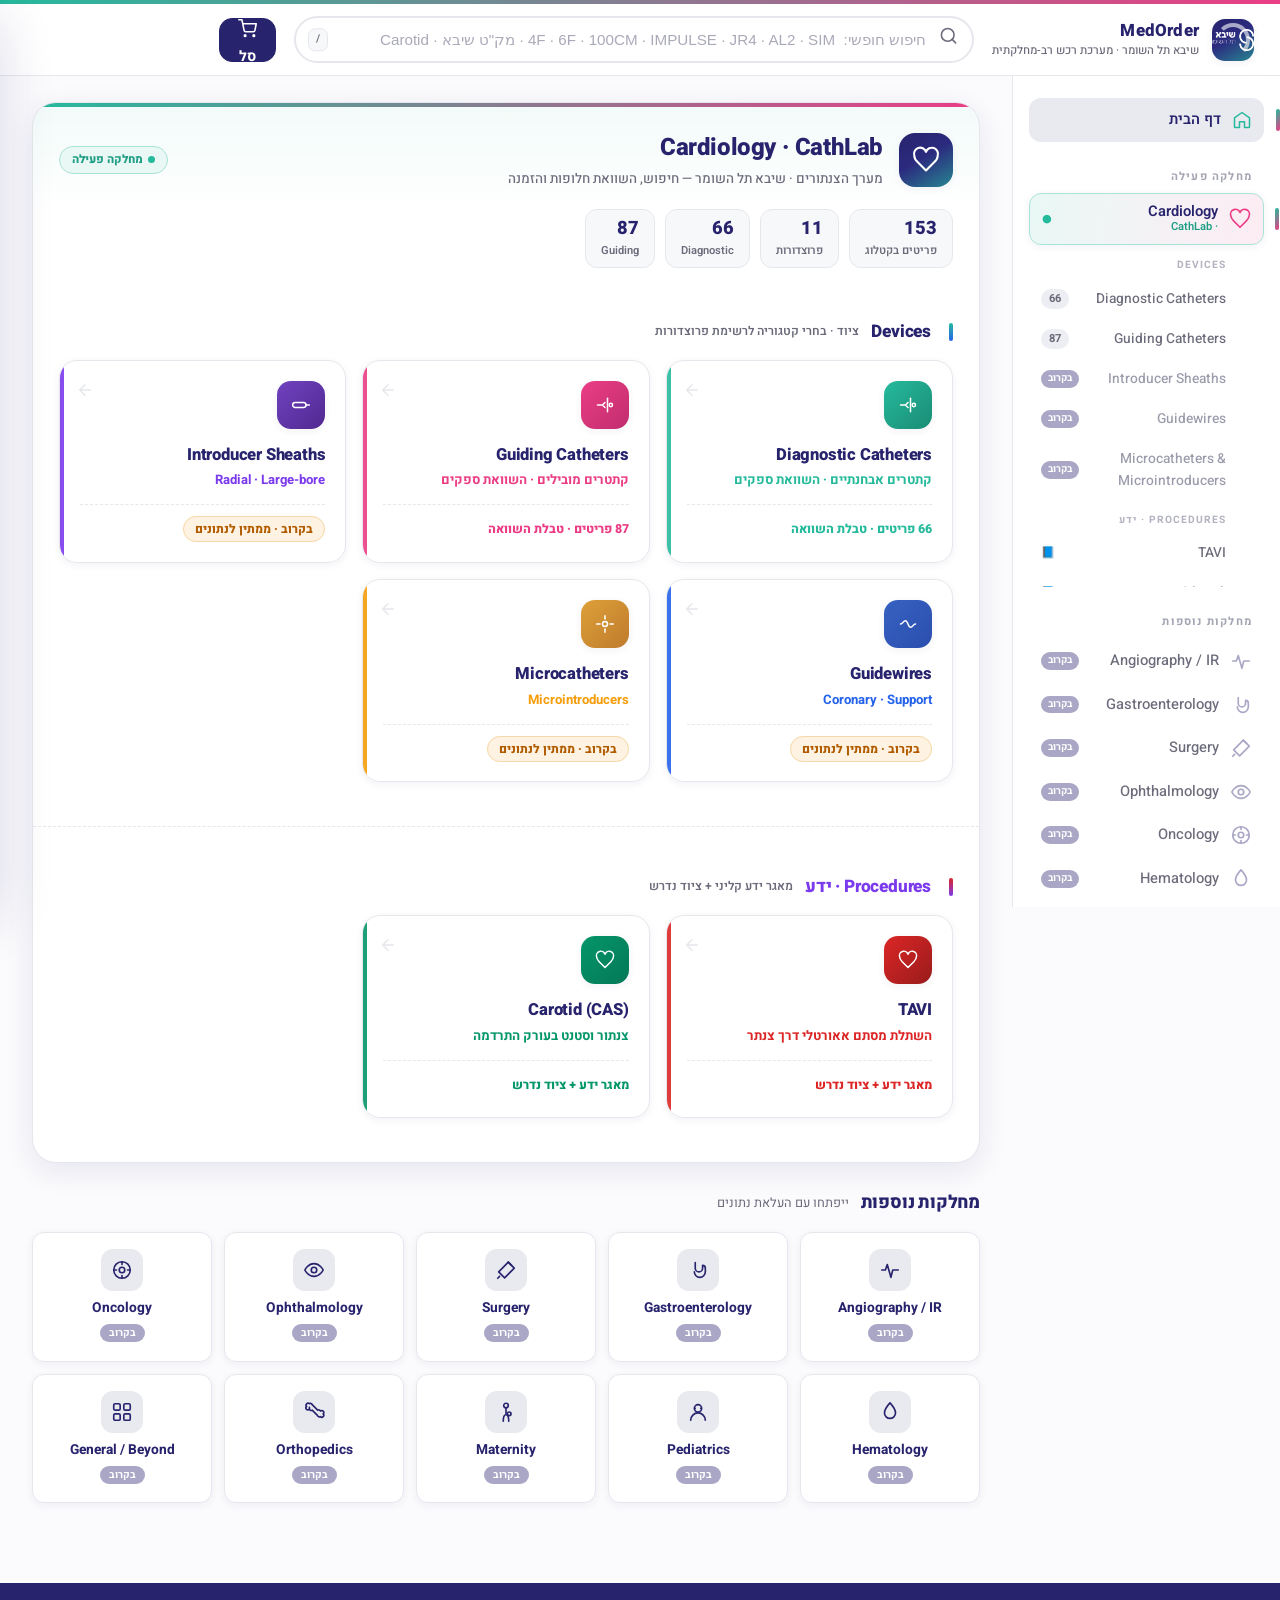
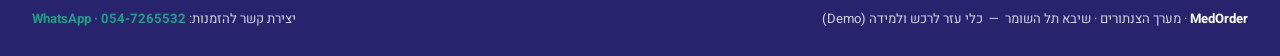
<file: index.html>
<!DOCTYPE html>
<html dir="rtl" lang="he">
<head>
<meta charset="UTF-8">
<meta name="viewport" content="width=device-width, initial-scale=1.0">
<title>MedOrder · קרדיולוגיה פולשנית · שיבא תל השומר</title>
<link rel="preconnect" href="https://fonts.googleapis.com">
<link href="https://fonts.googleapis.com/css2?family=Heebo:wght@300;400;500;600;700;800;900&display=swap" rel="stylesheet">
<style>
:root{
  --magenta:#EB3D85; --magenta-hover:#C83471; --magenta-bg:#FDECF3; --magenta-soft:#F7B1CE;
  --teal:#25BA9C; --teal-hover:#1F9E85; --teal-bg:#E9F8F5; --teal-soft:#A8E3D7;
  --navy:#27236D; --navy-hover:#211E5D; --navy-bg:#E9E9F0; --navy-soft:#A9A7C5;
  --ink:#27236D; --muted:#6B6B7B; --bg:#FFFFFF; --card:#F7F8FA; --border:#E6E7EC;
  --shadow-sm:0 2px 8px rgba(39,35,109,.06);
  --shadow:0 8px 28px rgba(39,35,109,.10);
  --shadow-lg:0 18px 50px rgba(39,35,109,.16);
  --radius:18px; --radius-sm:12px; --radius-lg:26px;
  --grad-sig:linear-gradient(135deg,#25BA9C 0%,#EB3D85 100%);
  --grad-cool:linear-gradient(150deg,#27236D 0%,#2b2a7e 45%,#25BA9C 130%);
  --grad-warm:linear-gradient(135deg,#EB3D85 0%,#27236D 100%);
  --sidebar-w:268px;
}
*{box-sizing:border-box;}
html,body{margin:0;padding:0;}
body{font-family:'Heebo',system-ui,Arial,sans-serif;color:var(--ink);background:#fbfbfd;direction:rtl;line-height:1.6;
  -webkit-font-smoothing:antialiased;overflow-x:hidden;}
a{color:inherit;text-decoration:none;}
::selection{background:var(--teal-soft);}
button{font-family:inherit;cursor:pointer;border:none;background:none;}
::-webkit-scrollbar{width:10px;height:10px;}
::-webkit-scrollbar-thumb{background:#d9dae2;border-radius:10px;border:2px solid #fbfbfd;}
::-webkit-scrollbar-thumb:hover{background:var(--navy-soft);}

/* ===== Top bar ===== */
.topbar{position:sticky;top:0;z-index:200;background:rgba(255,255,255,.82);backdrop-filter:blur(18px) saturate(160%);
  border-bottom:1px solid var(--border);}
.topbar .sig{height:4px;background:var(--grad-sig);}
.topbar-inner{display:flex;align-items:center;gap:18px;padding:12px 26px;}
.brand{display:flex;align-items:center;gap:13px;flex:none;}
.brand .logomark{width:42px;height:42px;border-radius:13px;background:var(--grad-cool);display:grid;place-items:center;
  box-shadow:var(--shadow-sm);position:relative;overflow:hidden;}
.brand .logomark::after{content:"";position:absolute;width:26px;height:26px;border:4px solid rgba(255,255,255,.6);
  border-radius:50%;border-left-color:transparent;border-bottom-color:transparent;}
.brand .bt{line-height:1.15;}
.brand .bt b{font-weight:800;font-size:1.06rem;letter-spacing:.2px;color:var(--navy);display:block;}
.brand .bt span{font-size:.72rem;color:var(--muted);font-weight:500;}

/* search */
.searchwrap{flex:1;max-width:680px;position:relative;}
.searchwrap .si{position:absolute;right:16px;top:50%;transform:translateY(-50%);color:var(--muted);pointer-events:none;}
#search{width:100%;padding:13px 46px 13px 84px;border:2px solid var(--border);border-radius:999px;font-size:.95rem;
  color:var(--ink);background:#fff;outline:none;transition:.18s;font-weight:500;}
#search::placeholder{color:#a9aab8;font-weight:400;}
#search:focus{border-color:var(--teal);box-shadow:0 0 0 4px var(--teal-bg);}
.searchwrap .kbd{position:absolute;left:14px;top:50%;transform:translateY(-50%);font-size:.68rem;color:var(--muted);
  border:1px solid var(--border);border-radius:7px;padding:2px 7px;background:var(--card);font-weight:600;}

.top-actions{display:flex;align-items:center;gap:10px;flex:none;}
.icon-btn{width:44px;height:44px;border-radius:13px;display:grid;place-items:center;color:var(--navy);background:var(--card);
  border:1px solid var(--border);transition:.18s;position:relative;}
.icon-btn:hover{background:#fff;box-shadow:var(--shadow-sm);transform:translateY(-1px);}
.cart-btn{background:var(--navy);color:#fff;border-color:var(--navy);width:auto;padding:0 18px;gap:8px;font-weight:700;font-size:.9rem;}
.cart-btn:hover{background:var(--navy-hover);color:#fff;}
.cart-badge{position:absolute;top:-7px;left:-7px;min-width:21px;height:21px;border-radius:11px;background:var(--magenta);
  color:#fff;font-size:.7rem;font-weight:800;display:grid;place-items:center;padding:0 5px;box-shadow:0 2px 6px rgba(235,61,133,.5);
  transform:scale(0);transition:transform .25s cubic-bezier(.34,1.56,.64,1);}
.cart-badge.show{transform:scale(1);}

/* ===== Layout ===== */
.layout{display:flex;align-items:flex-start;}
.sidebar{width:var(--sidebar-w);flex:none;position:sticky;top:69px;height:calc(100vh - 69px);overflow-y:auto;
  padding:22px 16px 40px;border-left:1px solid var(--border);background:#fff;}
.side-sec{margin-bottom:26px;}
.side-sec h4{font-size:.7rem;text-transform:uppercase;letter-spacing:1.2px;color:#a4a5b3;font-weight:700;
  padding:0 12px;margin:0 0 8px;}
.navlink{display:flex;align-items:center;gap:11px;padding:10px 12px;border-radius:12px;color:var(--ink);font-weight:600;
  font-size:.92rem;transition:.15s;position:relative;}
.navlink:hover{background:var(--card);}
.navlink.active{background:var(--navy-bg);color:var(--navy);}
.navlink.active::before{content:"";position:absolute;right:-16px;top:50%;transform:translateY(-50%);width:4px;height:22px;
  border-radius:4px;background:var(--grad-sig);}
.navlink .ni{color:var(--teal);flex:none;display:grid;place-items:center;}
.navlink.guide-i .ni{color:var(--magenta);}
.navlink .chev{margin-right:auto;color:#bcbdc9;transition:transform .2s;}
.navlink.open .chev{transform:rotate(90deg);}
.subnav{overflow:hidden;max-height:0;transition:max-height .28s ease;}
.subnav.open{max-height:340px;}
.subnav a{display:flex;align-items:center;justify-content:space-between;gap:8px;padding:8px 12px 8px 12px;margin:2px 0 2px 0;
  margin-right:26px;border-radius:10px;font-size:.86rem;color:var(--muted);font-weight:500;transition:.15s;}
.subnav a:hover{background:var(--card);color:var(--ink);}
.subnav a.active{background:var(--teal-bg);color:var(--teal-hover);font-weight:700;}
.subnav a.active.mag{background:var(--magenta-bg);color:var(--magenta-hover);}
.cnt{font-size:.7rem;background:#eceef3;color:var(--muted);border-radius:999px;padding:1px 8px;font-weight:700;}
.subnav a.active .cnt{background:#fff;}
.soon{font-size:.62rem;color:#fff;background:var(--navy-soft);border-radius:999px;padding:1px 7px;font-weight:700;}
.side-help{background:var(--grad-cool);border-radius:var(--radius);padding:16px;color:#fff;position:relative;overflow:hidden;}
.side-help::after{content:"";position:absolute;width:90px;height:90px;border:12px solid rgba(255,255,255,.13);border-radius:50%;
  border-left-color:transparent;border-bottom-color:transparent;bottom:-40px;left:-20px;}
.side-help b{font-size:.92rem;display:block;margin-bottom:3px;}
.side-help p{font-size:.76rem;opacity:.9;margin:0 0 10px;line-height:1.5;}
.side-help a{display:inline-flex;align-items:center;gap:6px;background:rgba(255,255,255,.16);border:1px solid rgba(255,255,255,.25);
  padding:7px 12px;border-radius:10px;font-size:.78rem;font-weight:700;transition:.15s;}
.side-help a:hover{background:rgba(255,255,255,.28);}

/* ===== Main ===== */
main{flex:1;min-width:0;padding:26px 32px 80px;}
.crumbs{font-size:.8rem;color:var(--muted);margin-bottom:14px;display:flex;gap:7px;align-items:center;flex-wrap:wrap;}
.crumbs b{color:var(--navy);font-weight:700;}
.page-head{margin-bottom:22px;}
.page-head h1{font-size:1.7rem;font-weight:800;margin:0 0 4px;color:var(--navy);letter-spacing:-.3px;}
.page-head .lead{color:var(--muted);font-size:.95rem;max-width:760px;}

/* hero (home) */
.hero{background:var(--grad-cool);border-radius:var(--radius-lg);padding:34px 36px;color:#fff;position:relative;overflow:hidden;
  margin-bottom:26px;box-shadow:var(--shadow);}
.hero .arc{position:absolute;border-radius:50%;border:18px solid rgba(255,255,255,.12);border-left-color:transparent;border-bottom-color:transparent;}
.hero .arc.a1{width:280px;height:280px;top:-110px;left:-60px;}
.hero .arc.a2{width:150px;height:150px;bottom:-80px;left:200px;border-color:rgba(235,61,133,.32);border-left-color:transparent;border-bottom-color:transparent;}
.hero h2{font-size:1.85rem;font-weight:800;margin:0 0 8px;position:relative;letter-spacing:-.4px;}
.hero p{font-size:1rem;opacity:.92;max-width:620px;position:relative;margin:0 0 20px;}
.hero .stats{display:flex;gap:30px;position:relative;flex-wrap:wrap;}
.hero .stat b{font-size:1.7rem;font-weight:800;display:block;line-height:1;}
.hero .stat span{font-size:.78rem;opacity:.85;}
.hero .pill{display:inline-flex;align-items:center;gap:7px;background:rgba(255,255,255,.15);border:1px solid rgba(255,255,255,.25);
  padding:6px 14px;border-radius:999px;font-size:.8rem;font-weight:600;position:relative;margin-bottom:16px;}

/* quick category tiles */
.tiles{display:grid;grid-template-columns:repeat(auto-fill,minmax(230px,1fr));gap:16px;margin-bottom:30px;}
.tile{background:#fff;border:1px solid var(--border);border-radius:var(--radius);padding:20px;transition:.2s;cursor:pointer;
  position:relative;overflow:hidden;box-shadow:var(--shadow-sm);}
.tile:hover{transform:translateY(-4px);box-shadow:var(--shadow-lg);border-color:transparent;}
.tile .tic{width:46px;height:46px;border-radius:13px;display:grid;place-items:center;margin-bottom:13px;color:#fff;}
.tile h3{margin:0 0 3px;font-size:1.05rem;font-weight:700;color:var(--navy);}
.tile p{margin:0;font-size:.82rem;color:var(--muted);}
.tile .arrow{position:absolute;left:18px;top:22px;color:var(--border);transition:.2s;}
.tile:hover .arrow{color:var(--teal);transform:translateX(-4px);}
.tile.t-soon{opacity:.72;}
.tile.t-soon:hover{transform:none;box-shadow:var(--shadow-sm);}

/* filter chips bar */
.filterbar{display:flex;gap:10px;flex-wrap:wrap;align-items:center;margin-bottom:18px;}
.seg{display:inline-flex;background:#fff;border:1px solid var(--border);border-radius:999px;padding:4px;gap:3px;box-shadow:var(--shadow-sm);}
.seg button{font-size:.85rem;font-weight:700;color:var(--muted);padding:8px 16px;border-radius:999px;transition:.15s;white-space:nowrap;}
.seg button.active{background:var(--navy);color:#fff;}
.seg button.active.diag{background:var(--teal);}
.seg button.active.guide{background:var(--magenta);}
select.fsel{padding:9px 14px;border:1px solid var(--border);border-radius:12px;font-size:.85rem;font-weight:600;color:var(--ink);
  background:#fff;cursor:pointer;outline:none;box-shadow:var(--shadow-sm);transition:.15s;}
select.fsel:focus{border-color:var(--teal);}
.resinfo{margin-right:auto;font-size:.85rem;color:var(--muted);font-weight:600;}
.clearbtn{font-size:.8rem;color:var(--magenta);font-weight:700;padding:6px 12px;border-radius:9px;}
.clearbtn:hover{background:var(--magenta-bg);}

/* token chips */
.tokens{display:flex;gap:6px;flex-wrap:wrap;}
.token{display:inline-flex;align-items:center;gap:5px;background:var(--teal-bg);color:var(--teal-hover);font-size:.76rem;
  font-weight:700;padding:3px 6px 3px 10px;border-radius:999px;}
.token button{color:var(--teal-hover);display:grid;place-items:center;border-radius:50%;width:16px;height:16px;}
.token button:hover{background:rgba(0,0,0,.07);}

/* ===== Product grid ===== */
.grid{display:grid;grid-template-columns:repeat(auto-fill,minmax(340px,1fr));gap:18px;}
.card{background:#fff;border:1px solid var(--border);border-radius:var(--radius);box-shadow:var(--shadow-sm);overflow:hidden;
  display:flex;flex-direction:column;transition:.2s;animation:fadein .4s both;}
.card:hover{box-shadow:var(--shadow-lg);transform:translateY(-3px);border-color:transparent;}
@keyframes fadein{from{opacity:0;transform:translateY(10px);}to{opacity:1;transform:none;}}
.card-top{padding:15px 17px 12px;border-top:4px solid var(--teal);position:relative;}
.card.guide .card-top{border-top-color:var(--magenta);}
.card-cat{font-size:.68rem;font-weight:800;text-transform:uppercase;letter-spacing:.6px;color:var(--teal);}
.card.guide .card-cat{color:var(--magenta);}
.card-curve{font-size:1.4rem;font-weight:800;color:var(--navy);margin:1px 0 9px;letter-spacing:-.3px;}
.chips{display:flex;flex-wrap:wrap;gap:6px;}
.chip{background:var(--navy-bg);color:var(--navy);font-size:.74rem;font-weight:700;padding:3px 11px;border-radius:999px;}
.chip.stk{background:var(--teal-bg);color:var(--teal-hover);}
.chip.sku{background:#fff;border:1px dashed var(--navy-soft);color:var(--navy);font-family:'Heebo';letter-spacing:.3px;}
.opts{padding:4px 17px 14px;display:flex;flex-direction:column;gap:7px;}
.opt-head{font-size:.72rem;color:var(--muted);font-weight:700;padding:8px 2px 2px;display:flex;justify-content:space-between;
  border-bottom:1px solid var(--border);margin-bottom:2px;}
.opt{display:flex;align-items:center;gap:11px;background:var(--card);border-radius:12px;padding:9px 11px;border:1px solid transparent;
  transition:.15s;}
.opt:hover{border-color:var(--border);background:#fff;}
.sdot{width:9px;height:9px;border-radius:50%;flex:none;box-shadow:0 0 0 3px rgba(0,0,0,.04);}
.opt-body{flex:1;min-width:0;}
.opt-sup{font-size:.7rem;font-weight:800;color:var(--navy);}
.opt-sup small{font-weight:500;color:var(--muted);}
.opt-name{font-size:.82rem;color:var(--ink);white-space:nowrap;overflow:hidden;text-overflow:ellipsis;font-weight:500;}
.opt-meta{font-size:.68rem;color:#9a9bab;direction:ltr;text-align:right;font-weight:500;}
.opt-right{text-align:left;display:flex;flex-direction:column;align-items:flex-end;gap:2px;flex:none;}
.opt-price{font-size:.82rem;font-weight:800;color:var(--teal-hover);white-space:nowrap;}
.addbtn{flex:none;width:30px;height:30px;border-radius:9px;background:var(--navy-bg);color:var(--navy);display:grid;place-items:center;
  transition:.15s;}
.addbtn:hover{background:var(--teal);color:#fff;transform:scale(1.08);}

/* empty */
.empty{text-align:center;padding:70px 20px;color:var(--muted);}
.empty .ec{width:80px;height:80px;border-radius:50%;background:var(--card);display:grid;place-items:center;margin:0 auto 16px;color:#cfd0db;}
.empty h3{color:var(--navy);margin:0 0 6px;}

/* ===== Knowledge page ===== */
.kn-hero{background:var(--grad-warm);border-radius:var(--radius-lg);padding:30px 34px;color:#fff;position:relative;overflow:hidden;
  margin-bottom:22px;box-shadow:var(--shadow);}
.kn-hero.teal{background:var(--grad-cool);}
.kn-hero .arc{position:absolute;border-radius:50%;border:16px solid rgba(255,255,255,.13);border-left-color:transparent;border-bottom-color:transparent;
  width:220px;height:220px;top:-90px;left:-50px;}
.kn-hero .tag{display:inline-block;background:rgba(255,255,255,.18);border:1px solid rgba(255,255,255,.3);padding:4px 13px;
  border-radius:999px;font-size:.74rem;font-weight:700;margin-bottom:10px;position:relative;}
.kn-hero h1{font-size:1.7rem;font-weight:800;margin:0 0 4px;position:relative;letter-spacing:-.3px;}
.kn-hero .sub{opacity:.9;font-size:.95rem;position:relative;}
.kn-body{display:grid;grid-template-columns:1fr;gap:20px;}
.panel{background:#fff;border:1px solid var(--border);border-radius:var(--radius);padding:22px 24px;box-shadow:var(--shadow-sm);}
.panel h3{margin:0 0 12px;font-size:1.05rem;color:var(--navy);font-weight:800;display:flex;align-items:center;gap:9px;}
.panel h3 .hi{color:var(--teal);}
.panel p{margin:0 0 12px;font-size:.95rem;color:var(--ink);}
.access-row{display:flex;gap:8px;flex-wrap:wrap;margin-top:6px;}
.access-row span{background:var(--teal-bg);color:var(--teal-hover);font-size:.78rem;font-weight:700;padding:5px 12px;border-radius:10px;}
.cites{display:flex;flex-direction:column;gap:8px;margin-top:6px;}
.cite{display:flex;align-items:center;gap:10px;padding:10px 13px;border:1px solid var(--border);border-radius:12px;
  font-size:.84rem;color:var(--navy);font-weight:600;transition:.15s;background:var(--card);}
.cite:hover{border-color:var(--teal);background:#fff;}
.cite .ci{color:var(--magenta);flex:none;}
.cite .ce{margin-right:auto;color:#bcbdc9;}

/* equipment table */
.eqtable{width:100%;border-collapse:separate;border-spacing:0;font-size:.85rem;overflow:hidden;border-radius:14px;border:1px solid var(--border);}
.eqtable th{background:var(--navy);color:#fff;text-align:right;padding:11px 14px;font-weight:700;font-size:.8rem;white-space:nowrap;}
.eqtable td{padding:11px 14px;border-bottom:1px solid var(--border);vertical-align:top;}
.eqtable tr:last-child td{border-bottom:none;}
.eqtable tbody tr:hover{background:var(--teal-bg);}
.eqtable .it{font-weight:700;color:var(--navy);}
.eqtable .nt{color:var(--muted);font-size:.78rem;}
.tag-spec{font-family:'Heebo';font-weight:700;color:var(--teal-hover);direction:ltr;display:inline-block;}
.disclaimer{display:flex;gap:11px;align-items:flex-start;background:var(--magenta-bg);border:1px solid var(--magenta-soft);
  border-radius:14px;padding:14px 16px;font-size:.83rem;color:var(--navy);margin-top:4px;}
.disclaimer .di{color:var(--magenta);flex:none;margin-top:2px;}

/* ===== Cart drawer ===== */
.overlay{position:fixed;inset:0;background:rgba(39,35,109,.4);backdrop-filter:blur(3px);z-index:300;opacity:0;pointer-events:none;
  transition:.25s;}
.overlay.show{opacity:1;pointer-events:auto;}
.drawer{position:fixed;top:0;bottom:0;left:0;width:420px;max-width:92vw;background:#fff;z-index:310;box-shadow:var(--shadow-lg);
  transform:translateX(-100%);transition:transform .32s cubic-bezier(.4,0,.2,1);display:flex;flex-direction:column;}
.drawer.show{transform:none;}
.drawer-head{padding:20px 22px;background:var(--grad-cool);color:#fff;position:relative;overflow:hidden;flex:none;}
.drawer-head::after{content:"";position:absolute;width:120px;height:120px;border:14px solid rgba(255,255,255,.12);border-radius:50%;
  border-left-color:transparent;border-bottom-color:transparent;top:-50px;left:-30px;}
.drawer-head h3{margin:0;font-size:1.2rem;font-weight:800;position:relative;display:flex;align-items:center;gap:9px;}
.drawer-head p{margin:3px 0 0;font-size:.8rem;opacity:.9;position:relative;}
.drawer-head .x{position:absolute;top:18px;left:18px;color:#fff;width:34px;height:34px;border-radius:10px;display:grid;place-items:center;
  background:rgba(255,255,255,.15);transition:.15s;}
.drawer-head .x:hover{background:rgba(255,255,255,.28);}
.cart-items{flex:1;overflow-y:auto;padding:16px 18px;}
.citem{display:flex;gap:12px;padding:13px;border:1px solid var(--border);border-radius:14px;margin-bottom:10px;background:#fff;
  animation:fadein .3s both;}
.citem .csdot{width:8px;height:8px;border-radius:50%;margin-top:6px;flex:none;}
.citem .cinfo{flex:1;min-width:0;}
.citem .cn{font-size:.86rem;font-weight:700;color:var(--navy);}
.citem .cm{font-size:.74rem;color:var(--muted);}
.citem .cref{font-size:.72rem;color:#9a9bab;direction:ltr;text-align:right;}
.qty{display:inline-flex;align-items:center;gap:0;border:1px solid var(--border);border-radius:9px;overflow:hidden;margin-top:7px;}
.qty button{width:26px;height:26px;display:grid;place-items:center;color:var(--navy);background:var(--card);font-weight:800;transition:.12s;}
.qty button:hover{background:var(--teal);color:#fff;}
.qty span{min-width:32px;text-align:center;font-weight:700;font-size:.85rem;}
.citem .crm{color:#c9cad6;align-self:flex-start;padding:4px;border-radius:8px;transition:.15s;}
.citem .crm:hover{color:var(--magenta);background:var(--magenta-bg);}
.cart-empty{text-align:center;padding:60px 20px;color:var(--muted);}
.cart-empty .ce2{width:70px;height:70px;border-radius:50%;background:var(--card);display:grid;place-items:center;margin:0 auto 14px;color:#cfd0db;}
.cart-foot{flex:none;border-top:1px solid var(--border);padding:16px 20px 20px;background:#fff;}
.cart-note{font-size:.74rem;color:var(--muted);background:var(--card);border-radius:10px;padding:9px 12px;margin-bottom:12px;
  display:flex;gap:8px;align-items:flex-start;}
.cart-note .ni2{color:var(--navy-soft);flex:none;margin-top:1px;}
.sumrow{display:flex;justify-content:space-between;font-size:.85rem;color:var(--muted);margin-bottom:6px;}
.sumrow b{color:var(--navy);font-weight:800;font-size:1rem;}
.send-btns{display:flex;gap:9px;margin-top:12px;}
.btn{flex:1;display:flex;align-items:center;justify-content:center;gap:8px;padding:13px;border-radius:13px;font-weight:800;
  font-size:.9rem;transition:.18s;color:#fff;}
.btn-wa{background:#25D366;box-shadow:0 6px 18px rgba(37,211,102,.35);}
.btn-wa:hover{background:#1ebe5a;transform:translateY(-2px);}
.btn-print{flex:none;width:48px;background:var(--card);color:var(--navy);box-shadow:none;border:1px solid var(--border);}
.btn-print:hover{background:#fff;}

/* toast */
#toast{position:fixed;bottom:26px;right:50%;transform:translateX(50%) translateY(80px);background:var(--navy);color:#fff;
  padding:13px 22px;border-radius:13px;font-size:.9rem;font-weight:600;z-index:400;box-shadow:var(--shadow-lg);opacity:0;
  transition:.3s cubic-bezier(.34,1.56,.64,1);display:flex;align-items:center;gap:9px;max-width:90vw;}
#toast.show{opacity:1;transform:translateX(50%) translateY(0);}
#toast .ti{color:var(--teal-soft);}

/* footer */
footer{background:var(--navy);color:rgba(255,255,255,.8);padding:26px 32px;font-size:.82rem;}
.foot-in{display:flex;justify-content:space-between;gap:20px;flex-wrap:wrap;align-items:center;}
footer b{color:#fff;}
footer a{color:var(--teal-soft);font-weight:600;}

/* ============================================================
   COMPARISON MATRIX  ·  ענבל-inspired palette (navy / teal / gold)
   ============================================================ */
:root{
  --inbal-navy:#1b2a63; --inbal-teal:#14868c; --inbal-teal-d:#0f6f74;
  --inbal-yellow:#f5b71e; --inbal-yellow-d:#c98f06;
  --p-green:#12925f; --p-green-bg:#e4f6ec;
  --p-blue:#2563eb;  --p-blue-bg:#e7effe;
  --p-orange:#e07b12;--p-orange-bg:#fdf0dd;
  --p-red:#d33b3b;   --p-red-bg:#fbe6e6;
}
/* section header band + count badge */
.head-band{display:flex;align-items:center;gap:12px;margin-bottom:6px;flex-wrap:wrap;}
.head-band h1{margin:0;}
.count-badge{background:var(--inbal-yellow);color:#5a4200;font-weight:800;font-size:.8rem;
  padding:4px 13px;border-radius:999px;box-shadow:0 2px 8px rgba(245,183,30,.35);}
.mx-clin-link{margin-right:auto;font-size:.82rem;font-weight:700;color:var(--inbal-teal);
  display:inline-flex;align-items:center;gap:5px;cursor:pointer;}
.mx-clin-link:hover{color:var(--inbal-teal-d);}

/* price-key legend */
.pricekey{display:flex;align-items:center;gap:16px;flex-wrap:wrap;
  background:linear-gradient(100deg,#eef7f7,#fff8e8);border:1px solid var(--border);
  border-radius:14px;padding:11px 16px;margin-bottom:14px;}
.pk-t{font-weight:800;color:var(--inbal-navy);font-size:.85rem;display:flex;align-items:center;gap:7px;}
.pk-t svg{color:var(--inbal-yellow-d);}
.pk-legend{display:flex;gap:14px;flex-wrap:wrap;margin-right:auto;}
.pk-legend span{display:inline-flex;align-items:center;gap:6px;font-size:.78rem;font-weight:700;color:var(--inbal-navy);}
.pk-legend i{width:13px;height:13px;border-radius:4px;box-shadow:0 0 0 3px rgba(0,0,0,.03);}
.pk-legend i.d-green{background:var(--p-green);}
.pk-legend i.d-blue{background:var(--p-blue);}
.pk-legend i.d-orange{background:var(--p-orange);}
.pk-legend i.d-red{background:var(--p-red);}

/* filter chips */
.chipbar{display:flex;gap:8px;flex-wrap:wrap;align-items:center;margin-bottom:10px;}
.chipbar .lbl{font-size:.72rem;font-weight:800;color:var(--inbal-navy);opacity:.7;margin-left:2px;}
.fchip{border:1.5px solid var(--border);background:#fff;color:var(--inbal-navy);font-weight:700;
  font-size:.8rem;padding:6px 15px;border-radius:999px;transition:.14s;position:relative;}
.fchip:hover{border-color:var(--cc,var(--inbal-teal));transform:translateY(-1px);}
.fchip.on{background:var(--cc,var(--inbal-navy));color:#fff;border-color:var(--cc,var(--inbal-navy));
  box-shadow:0 3px 10px rgba(27,42,99,.18);}
.fchip .dotc{display:inline-block;width:9px;height:9px;border-radius:50%;background:var(--cc);margin-left:6px;vertical-align:middle;}
.fchip.on .dotc{background:#fff;}

/* the matrix table */
.cmp-wrap{overflow-x:auto;border:1px solid var(--border);border-radius:16px;box-shadow:var(--shadow-sm);
  background:#fff;-webkit-overflow-scrolling:touch;}
.cmp{border-collapse:separate;border-spacing:0;width:100%;min-width:940px;font-size:.86rem;}
.cmp thead th{position:sticky;top:0;z-index:5;background:var(--inbal-navy);color:#fff;
  padding:10px 12px;font-weight:700;text-align:center;white-space:nowrap;font-size:.8rem;}
.cmp thead th.mh-proc{text-align:right;}
.mh-sup b{display:block;font-size:.92rem;letter-spacing:.3px;}
.mh-sup span{display:block;font-size:.67rem;opacity:.85;font-weight:500;}
.mh-sup{background:var(--sc)!important;border-bottom:4px solid rgba(0,0,0,.18);}
.cmp tbody td{border-bottom:1px solid var(--border);vertical-align:middle;}
.cmp tbody tr:hover{background:#f7f9ff;}
.cmp tbody tr:last-child td{border-bottom:none;}

/* price cells */
.pc{padding:8px 10px;text-align:center;border-left:1px solid #f0f1f5;cursor:pointer;
  transition:.12s;position:relative;min-width:100px;}
.pc:hover{filter:brightness(.96);}
.pc.pc-empty{color:#c2c3cf;cursor:default;}
.pc.pc-empty:hover{filter:none;}
.pc-price{font-weight:800;font-size:.92rem;direction:ltr;line-height:1.15;}
.pc-ils{display:block;font-size:.66rem;font-weight:700;opacity:.72;}
.pc-usd{display:block;font-size:.64rem;font-weight:700;color:var(--muted);direction:ltr;}
.pc-code{font-size:.66rem;color:var(--inbal-navy);font-weight:700;margin:2px auto 0;direction:ltr;
  max-width:120px;overflow:hidden;text-overflow:ellipsis;white-space:nowrap;}
.pc-ref{font-size:.6rem;color:var(--inbal-teal-d);direction:ltr;font-weight:600;}
.pc-note{font-size:.58rem;color:var(--inbal-yellow-d);font-weight:800;margin-top:1px;}
.pc-add{position:absolute;top:5px;left:5px;opacity:0;color:#fff;background:var(--inbal-teal);
  border-radius:6px;width:19px;height:19px;display:grid;place-items:center;transition:.12s;}
.pc:hover .pc-add{opacity:1;}
.p-green{background:var(--p-green-bg);}  .p-green .pc-price{color:var(--p-green);}
.p-blue{background:var(--p-blue-bg);}    .p-blue .pc-price{color:var(--p-blue);}
.p-orange{background:var(--p-orange-bg);}.p-orange .pc-price{color:var(--p-orange);}
.p-red{background:var(--p-red-bg);}      .p-red .pc-price{color:var(--p-red);}
.p-green::before{content:"";position:absolute;top:0;right:0;left:0;height:3px;background:var(--p-green);}

/* row meta cells */
.mc-cart{padding:6px 8px;text-align:center;}
.mc-proc{padding:9px 13px;min-width:184px;text-align:right;}
.mc-title{font-weight:800;color:var(--inbal-navy);font-size:.9rem;line-height:1.2;}
.mc-sub{font-size:.74rem;color:var(--inbal-teal-d);font-weight:600;margin-top:1px;}
.mc-sku{font-size:.63rem;color:#9a9bab;direction:ltr;font-weight:600;}
.mc-len{font-weight:700;color:var(--ink);direction:ltr;white-space:nowrap;text-align:center;font-size:.8rem;}
.mc-fr{font-weight:800;color:var(--inbal-navy);text-align:center;direction:ltr;}
.type-pill{display:inline-block;background:var(--navy-bg);color:var(--inbal-navy);font-weight:800;
  padding:3px 13px;border-radius:999px;font-size:.82rem;direction:ltr;white-space:nowrap;}

/* min / max mini-bars */
.mm{display:flex;flex-direction:column;gap:5px;min-width:118px;padding:2px 4px;}
.mm-row{display:flex;align-items:center;gap:7px;font-size:.64rem;font-weight:800;}
.mm-k{width:28px;color:var(--muted);letter-spacing:.4px;}
.mm-bar{position:relative;flex:1;height:5px;background:#eceef4;border-radius:4px;}
.mm-bar i{position:absolute;right:0;top:0;height:100%;border-radius:4px;background:linear-gradient(90deg,#f0b3b3,#d33b3b);}
.mm-bar i.mx{background:linear-gradient(90deg,#bfe6cf,#12925f);}
.mm-dot{position:absolute;top:50%;width:8px;height:8px;border-radius:50%;transform:translate(50%,-50%);box-shadow:0 0 0 2px #fff;}
.mm-dot.red{background:#d33b3b;} .mm-dot.green{background:#12925f;}
.mm-v{width:22px;color:var(--inbal-navy);text-align:center;}
.mm-na{color:#c2c3cf;}

/* savings-by-supplier strip (above the table) */
.sav-strip{background:linear-gradient(100deg,#fff8e8,#eef7f7);border:1px solid var(--border);
  border-radius:16px;padding:13px 16px;margin-bottom:14px;box-shadow:var(--shadow-sm);}
.sav-t{display:flex;align-items:center;gap:8px;font-weight:800;color:var(--inbal-navy);font-size:.9rem;margin-bottom:11px;flex-wrap:wrap;}
.sav-t svg{color:var(--inbal-yellow-d);flex:none;}
.sav-t small{font-weight:600;color:var(--muted);font-size:.72rem;}
.sav-cards{display:grid;grid-template-columns:repeat(5,1fr);gap:10px;}
.sav-card{position:relative;background:#fff;border:1px solid var(--border);border-top:4px solid var(--sc);
  border-radius:13px;padding:12px 10px 11px;text-align:center;transition:.15s;}
.sav-card:hover{transform:translateY(-2px);box-shadow:var(--shadow-sm);}
.sav-card.is-best{box-shadow:0 0 0 2px var(--inbal-yellow),var(--shadow-sm);}
.sav-sup{font-size:.74rem;font-weight:800;color:var(--sc);letter-spacing:.3px;white-space:nowrap;overflow:hidden;text-overflow:ellipsis;}
.sav-pct{font-size:1.5rem;font-weight:900;color:var(--inbal-navy);line-height:1.1;margin:3px 0 1px;direction:ltr;}
.sav-meta{font-size:.68rem;color:var(--inbal-teal-d);font-weight:700;}
.sav-badge{margin-top:7px;display:inline-block;background:var(--inbal-yellow);color:#5a4200;font-size:.62rem;
  font-weight:800;padding:2px 9px;border-radius:999px;}
@media(max-width:720px){.sav-cards{grid-template-columns:repeat(2,1fr);}}
@media(max-width:420px){.sav-cards{grid-template-columns:1fr;}}

/* savings / impact footer row (bottom of each column) */
.cmp tfoot td{background:#fff9ec;border-top:3px solid var(--inbal-yellow);padding:11px 10px;
  text-align:center;font-size:.72rem;color:var(--inbal-navy);}
.mf-lbl{font-weight:800;color:var(--inbal-yellow-d);text-align:right;white-space:nowrap;line-height:1.2;}
.mf-cell b{display:block;font-size:1.2rem;font-weight:900;color:var(--inbal-navy);line-height:1.05;direction:ltr;}
.mf-cell span{display:block;font-size:.64rem;color:var(--inbal-teal-d);font-weight:700;}
.mf-cell em{display:block;font-size:.6rem;color:var(--muted);font-style:normal;font-weight:700;margin-top:1px;}
.mf-cell.mf-best{background:#eafaf0;box-shadow:inset 0 0 0 2px #bfe6cf;}

@media(max-width:560px){
  .cmp{font-size:.8rem;min-width:900px;}
  .mc-proc{min-width:150px;}
  .pk-legend{margin-right:0;width:100%;}
}

/* mobile */
.menu-toggle{display:none;}
@media(max-width:980px){
  .sidebar{position:fixed;top:69px;right:0;z-index:150;transform:translateX(100%);transition:transform .28s;box-shadow:var(--shadow-lg);}
  .sidebar.open{transform:none;}
  .menu-toggle{display:grid;}
  main{padding:20px 16px 70px;}
  .searchwrap .kbd{display:none;}
}
@media(max-width:560px){
  .topbar-inner{flex-wrap:wrap;gap:10px;padding:10px 14px;}
  .searchwrap{order:3;flex-basis:100%;max-width:none;}
  .brand .bt span{display:none;}
  .hero,.kn-hero{padding:24px 20px;}
  .grid{grid-template-columns:1fr;}
}
/* ===== Departments / new UI ===== */
.navlink .dl{display:flex;flex-direction:column;line-height:1.15;}
.navlink .dl em{font-style:normal;font-size:.7rem;color:var(--teal-hover);font-weight:600;}
.navlink.dept-active{background:linear-gradient(100deg,var(--teal-bg),var(--magenta-bg));border:1px solid var(--teal-soft);}
.navlink.dept-active.active{box-shadow:var(--shadow-sm);}
.navlink.dept-active .ni{color:var(--magenta);}
.navlink .live{margin-right:auto;color:var(--teal);font-size:.7rem;animation:pulse 1.8s infinite;}
@keyframes pulse{0%,100%{opacity:1}50%{opacity:.3}}
.navlink.dim{color:var(--muted);font-weight:500;}
.navlink.dim .ni{color:var(--navy-soft);}
.navlink.dim:hover{background:var(--card);}
.subnav .subhead{font-size:.64rem;text-transform:uppercase;letter-spacing:1px;color:#b3b4c2;font-weight:700;
  padding:10px 12px 4px;margin-right:26px;}
.subnav a.dim{color:#9a9bab;}
.subnav a .kpill{font-size:.7rem;}
.sec-head{display:flex;align-items:center;gap:12px;margin:6px 0 14px;}
.sec-head h3{font-size:1.12rem;color:var(--navy);margin:0;font-weight:800;letter-spacing:-.2px;}
.livepill{font-size:.72rem;font-weight:800;color:var(--teal-hover);background:var(--teal-bg);border:1px solid var(--teal-soft);
  padding:4px 12px;border-radius:999px;}
.livepill::first-letter{color:var(--teal);}
.tile.feat{border-top:3px solid var(--teal);}
/* per-item color accents */
.tile.c-teal   {border-top:3px solid #25BA9C;}
.tile.c-magenta{border-top:3px solid #EB3D85;}
.tile.c-purple {border-top:3px solid #7C3AED;}
.tile.c-blue   {border-top:3px solid #2563EB;}
.tile.c-amber  {border-top:3px solid #F59E0B;}
.tile.c-red    {border-top:3px solid #DC2626;}
.tile.c-green  {border-top:3px solid #059669;}
/* section divider headers */
.cat-section{margin:0 0 14px;}
.cat-section-head{display:flex;align-items:center;gap:12px;margin:28px 0 14px;}
.cat-section-head h3{font-size:1.08rem;font-weight:800;margin:0;letter-spacing:-.2px;}
.cat-label-devices{color:#27236D;}
.cat-label-devices::before{content:"";display:inline-block;width:4px;height:18px;border-radius:3px;
  background:linear-gradient(180deg,#25BA9C,#2563EB);margin-left:6px;vertical-align:middle;}
.cat-label-procs{color:#7C3AED;}
.cat-label-procs::before{content:"";display:inline-block;width:4px;height:18px;border-radius:3px;
  background:linear-gradient(180deg,#DC2626,#7C3AED);margin-left:6px;vertical-align:middle;}

/* ===== Cardiology Hub (single drill-down container) ===== */
.cardio-hub{background:#fff;border:1px solid var(--border);border-radius:24px;overflow:hidden;
  box-shadow:var(--shadow);margin-bottom:26px;}
.hub-bar{height:4px;background:var(--grad-sig);}
.hub-head{display:flex;align-items:center;gap:16px;padding:22px 26px 18px;
  background:linear-gradient(180deg,rgba(37,186,156,.06),transparent);}
.hub-logo{width:54px;height:54px;border-radius:16px;background:var(--grad-cool);color:#fff;display:grid;place-items:center;
  flex:none;box-shadow:var(--shadow-sm);}
.hub-logo svg{width:28px;height:28px;}
.hub-htext{flex:1;min-width:0;}
.hub-htext h1{margin:0;font-size:1.5rem;font-weight:800;color:var(--navy);letter-spacing:-.4px;}
.hub-htext .hub-sub{font-size:.84rem;color:var(--muted);font-weight:500;margin-top:2px;}
.hub-live{display:inline-flex;align-items:center;gap:5px;font-size:.72rem;font-weight:800;color:var(--teal-hover);
  background:var(--teal-bg);border:1px solid var(--teal-soft);padding:4px 12px;border-radius:999px;flex:none;}
.hub-live .d{width:7px;height:7px;border-radius:50%;background:var(--teal);animation:pulse 1.8s infinite;}
@keyframes pulse{0%,100%{opacity:1;}50%{opacity:.35;}}
.hub-stats{display:flex;gap:10px;flex-wrap:wrap;padding:0 26px 16px;}
.hub-stat{background:var(--card);border:1px solid var(--border);border-radius:12px;padding:8px 15px;line-height:1.2;}
.hub-stat b{display:block;font-size:1.15rem;font-weight:800;color:var(--navy);}
.hub-stat span{font-size:.7rem;color:var(--muted);font-weight:600;}
.hub-section{padding:6px 26px 20px;}
.hub-section + .hub-section{border-top:1px dashed var(--border);padding-top:18px;}

/* ===== Clinical procedure cards ===== */
.cproc-grid{display:grid;grid-template-columns:repeat(auto-fill,minmax(270px,1fr));gap:16px;margin-bottom:24px;}
.cproc{position:relative;background:#fff;border:1px solid var(--border);border-radius:var(--radius);padding:20px;
  cursor:pointer;overflow:hidden;box-shadow:var(--shadow-sm);transition:transform .22s,box-shadow .22s,border-color .22s;
  opacity:0;transform:translateY(14px);animation:cprocIn .5s cubic-bezier(.2,.7,.3,1) forwards;}
@keyframes cprocIn{to{opacity:1;transform:none;}}
.cproc::before{content:"";position:absolute;inset:0 auto 0 0;width:4px;background:var(--c,#25BA9C);opacity:.9;}
.cproc.c-teal{--c:#25BA9C;} .cproc.c-magenta{--c:#EB3D85;} .cproc.c-purple{--c:#7C3AED;}
.cproc.c-blue{--c:#2563EB;} .cproc.c-amber{--c:#F59E0B;} .cproc.c-red{--c:#DC2626;} .cproc.c-green{--c:#059669;}
.cproc:hover{transform:translateY(-5px);box-shadow:var(--shadow-lg);border-color:transparent;}
.cproc-ic{width:48px;height:48px;border-radius:14px;display:grid;place-items:center;color:#fff;margin-bottom:13px;
  box-shadow:var(--shadow-sm);transition:transform .3s;}
.cproc:hover .cproc-ic{transform:scale(1.08) rotate(-4deg);}
.cproc-body h3{margin:0 0 2px;font-size:1.04rem;font-weight:800;color:var(--navy);letter-spacing:-.2px;}
.cproc-he{font-size:.82rem;color:var(--c,#25BA9C);font-weight:700;margin-bottom:7px;}
.cproc-body p{margin:0;font-size:.8rem;color:var(--muted);line-height:1.5;}
.cproc-foot{margin-top:13px;padding-top:11px;border-top:1px dashed var(--border);}
.cproc-count{font-size:.78rem;font-weight:800;}
.cproc-soon{font-size:.75rem;font-weight:800;color:#B25C00;background:#FEF3E2;border:1px solid #F6D9A8;
  padding:3px 11px;border-radius:999px;}
.cproc.is-soon{opacity:0;} .cproc.is-soon:hover{transform:translateY(-2px);}
.cproc.is-soon .cproc-ic{filter:saturate(.7);}
.cproc .arrow{position:absolute;left:16px;top:20px;color:var(--border);transition:.2s;}
.cproc:hover .arrow{color:var(--c,#25BA9C);transform:translateX(-4px);}

/* ===== Procedure equipment page ===== */
.proc-hero{position:relative;border-radius:var(--radius-lg);padding:26px 28px;color:#fff;overflow:hidden;
  display:flex;align-items:center;gap:20px;margin-bottom:18px;box-shadow:var(--shadow);}
.proc-hero .arc{position:absolute;width:240px;height:240px;border:30px solid rgba(255,255,255,.12);border-radius:50%;
  top:-90px;left:-60px;}
.proc-hero-ic{width:62px;height:62px;border-radius:18px;background:rgba(255,255,255,.16);display:grid;place-items:center;
  flex:none;backdrop-filter:blur(4px);}
.proc-hero-ic svg{width:30px;height:30px;}
.proc-hero h1{margin:0;font-size:1.55rem;font-weight:800;letter-spacing:-.3px;}
.proc-hero-he{font-size:.92rem;font-weight:700;opacity:.92;margin:2px 0 6px;}
.proc-hero p{margin:0;font-size:.85rem;opacity:.88;line-height:1.5;max-width:640px;}
.pe-info{display:flex;gap:12px;align-items:center;background:var(--card);border:1px solid var(--border);
  border-radius:var(--radius-sm);padding:13px 16px;margin-bottom:18px;font-size:.85rem;color:var(--ink);}
.pe-info-ic{width:34px;height:34px;border-radius:10px;background:var(--navy-bg);color:var(--navy);display:grid;place-items:center;flex:none;}
.pe-group{margin-bottom:18px;border:1px solid var(--border);border-radius:var(--radius);overflow:hidden;box-shadow:var(--shadow-sm);}
.pe-group-head{display:flex;align-items:center;gap:10px;padding:11px 15px;background:#fff;border-bottom:1px solid var(--border);}
.pe-group-head b{font-size:1rem;color:var(--navy);font-weight:800;}
.pe-group-head .chip{font-size:.72rem;background:var(--navy-bg);color:var(--navy);border-radius:999px;padding:2px 10px;font-weight:700;}
.pe-alts{margin-right:auto;font-size:.74rem;color:var(--muted);font-weight:700;}
.pe-table{width:100%;border-collapse:collapse;font-size:.84rem;}
.pe-table thead th{text-align:right;padding:9px 14px;background:var(--navy-bg);color:var(--navy);font-weight:800;
  font-size:.74rem;letter-spacing:.2px;white-space:nowrap;}
.pe-table tbody td{padding:10px 14px;border-top:1px solid var(--border);vertical-align:middle;}
.pe-table tbody tr:hover{background:var(--teal-bg);}
.pe-desc{display:flex;align-items:center;gap:9px;min-width:200px;}
.pe-desc .sdot{width:9px;height:9px;border-radius:50%;flex:none;}
.pe-name{font-weight:700;color:var(--navy);}
.pe-sub{font-size:.72rem;color:var(--muted);}
.pe-sku{font-family:ui-monospace,monospace;font-size:.8rem;background:var(--teal-bg);color:var(--teal-hover);
  padding:2px 8px;border-radius:7px;font-weight:700;}
.pe-ref{font-family:ui-monospace,monospace;font-size:.8rem;color:var(--ink);}
.pe-price{font-weight:800;color:var(--navy);white-space:nowrap;}
.pe-price small{font-weight:600;color:var(--muted);}
.proc-soon{text-align:center;padding:40px 24px;background:var(--card);border:1px dashed var(--border);border-radius:var(--radius-lg);}
.proc-soon-badge{display:inline-block;background:#FEF3E2;color:#B25C00;border:1px solid #F6D9A8;font-weight:800;
  font-size:.78rem;padding:4px 14px;border-radius:999px;margin-bottom:14px;}
.proc-soon h2{margin:0 0 8px;font-size:1.2rem;color:var(--navy);}
.proc-soon p{max-width:520px;margin:0 auto 18px;color:var(--muted);font-size:.88rem;line-height:1.6;}
@media(max-width:560px){.proc-hero{flex-direction:column;text-align:center;}.proc-hero p{max-width:none;}}

.dept-grid{display:grid;grid-template-columns:repeat(auto-fill,minmax(150px,1fr));gap:12px;}
.dept-card{background:#fff;border:1px solid var(--border);border-radius:var(--radius-sm);padding:16px 14px;text-align:center;
  cursor:pointer;transition:.18s;position:relative;box-shadow:var(--shadow-sm);}
.dept-card:hover{transform:translateY(-3px);box-shadow:var(--shadow);border-color:var(--teal-soft);}
.dept-card .di{width:42px;height:42px;border-radius:12px;background:var(--navy-bg);color:var(--navy);display:grid;place-items:center;
  margin:0 auto 9px;transition:.18s;}
.dept-card:hover .di{background:var(--grad-cool);color:#fff;}
.dept-card .dn{font-size:.86rem;font-weight:700;color:var(--navy);line-height:1.25;}
.dept-card .ds{font-size:.64rem;color:#fff;background:var(--navy-soft);border-radius:999px;padding:1px 9px;font-weight:700;
  display:inline-block;margin-top:7px;}
/* soon page */
.soon-hero{background:var(--grad-cool);border-radius:var(--radius-lg);padding:46px 40px;color:#fff;position:relative;overflow:hidden;
  box-shadow:var(--shadow);text-align:center;}
.soon-hero .arc{position:absolute;width:260px;height:260px;border:18px solid rgba(255,255,255,.12);border-radius:50%;
  border-left-color:transparent;border-bottom-color:transparent;top:-110px;left:-50px;}
.soon-badge{display:inline-block;background:var(--magenta);color:#fff;font-size:.74rem;font-weight:800;padding:5px 16px;
  border-radius:999px;margin-bottom:14px;position:relative;letter-spacing:.5px;}
.soon-hero h1{font-size:2rem;margin:0 0 10px;font-weight:800;position:relative;}
.soon-hero p{max-width:560px;margin:0 auto 22px;opacity:.92;font-size:.98rem;position:relative;}
.soon-actions{display:flex;gap:12px;justify-content:center;flex-wrap:wrap;position:relative;}
.soon-cta{display:inline-flex;align-items:center;gap:9px;background:#fff;color:var(--navy);padding:12px 22px;border-radius:13px;
  font-weight:800;font-size:.92rem;transition:.18s;box-shadow:var(--shadow);}
.soon-cta:hover{transform:translateY(-2px);}
.soon-back{display:inline-flex;align-items:center;gap:8px;background:rgba(255,255,255,.16);border:1px solid rgba(255,255,255,.3);
  color:#fff;padding:12px 22px;border-radius:13px;font-weight:700;font-size:.92rem;transition:.18s;}
.soon-back:hover{background:rgba(255,255,255,.28);}
.crumbs a{cursor:pointer;}.crumbs a:hover{color:var(--teal-hover);}
/* ===== Password gate ===== */
#gate{position:fixed;inset:0;z-index:9999;background:var(--grad-cool);display:flex;align-items:center;justify-content:center;
  padding:24px;opacity:1;transition:opacity .45s ease;overflow:hidden;}
#gate::before{content:"";position:absolute;width:380px;height:380px;border:26px solid rgba(255,255,255,.10);border-radius:50%;
  border-left-color:transparent;border-bottom-color:transparent;top:-150px;right:-120px;}
#gate::after{content:"";position:absolute;width:200px;height:200px;border:20px solid rgba(235,61,133,.28);border-radius:50%;
  border-left-color:transparent;border-bottom-color:transparent;bottom:-90px;left:60px;}
#gate.gate-hide{opacity:0;}
.gate-card{position:relative;background:rgba(255,255,255,.07);border:1px solid rgba(255,255,255,.18);backdrop-filter:blur(14px);
  border-radius:26px;padding:38px 34px;width:100%;max-width:380px;text-align:center;color:#fff;box-shadow:0 24px 60px rgba(0,0,0,.3);}
.gate-card.shake{animation:shake .4s;}
@keyframes shake{10%,90%{transform:translateX(-2px)}20%,80%{transform:translateX(4px)}30%,50%,70%{transform:translateX(-8px)}40%,60%{transform:translateX(8px)}}
.gate-logo{width:74px;height:74px;border-radius:20px;background:rgba(255,255,255,.12);display:grid;place-items:center;margin:0 auto 18px;
  border:1px solid rgba(255,255,255,.2);}
.gate-logo img{height:38px;}
.gate-card h1{margin:0;font-size:1.7rem;font-weight:800;letter-spacing:.3px;}
.gate-card p{margin:6px 0 22px;font-size:.86rem;opacity:.85;font-weight:400;}
.gate-form{display:flex;gap:9px;}
#gatePass{flex:1;padding:13px 16px;border-radius:13px;border:2px solid rgba(255,255,255,.25);background:rgba(255,255,255,.12);
  color:#fff;font-family:inherit;font-size:1rem;outline:none;text-align:center;letter-spacing:3px;transition:.15s;}
#gatePass::placeholder{color:rgba(255,255,255,.6);letter-spacing:normal;}
#gatePass:focus{border-color:#fff;background:rgba(255,255,255,.18);}
#gateBtn{padding:13px 22px;border-radius:13px;background:#fff;color:var(--navy);font-weight:800;font-size:.95rem;transition:.15s;}
#gateBtn:hover{background:var(--teal);color:#fff;transform:translateY(-1px);}
.gate-err{height:18px;margin-top:12px;font-size:.82rem;color:#ffd0e2;font-weight:600;opacity:0;transition:.15s;}
.gate-err.show{opacity:1;}
.gate-foot{margin-top:18px;font-size:.72rem;opacity:.6;letter-spacing:.3px;}
.hide{display:none !important;}
</style>
</head>
<body>

<!-- TOP BAR -->
<div class="topbar">
  <div class="sig"></div>
  <div class="topbar-inner">
    <button class="icon-btn menu-toggle" id="menuToggle" aria-label="תפריט">
      <svg width="20" height="20" viewBox="0 0 24 24" fill="none" stroke="currentColor" stroke-width="2.2" stroke-linecap="round"><path d="M3 6h18M3 12h18M3 18h18"/></svg>
    </button>
    <div class="brand" onclick="go('#/home')" style="cursor:pointer">
      <div class="logomark"><img src="[data-uri]" alt="" style="height:22px"></div>
      <div class="bt"><b>MedOrder</b><span>שיבא תל השומר · מערכת רכש רב-מחלקתית</span></div>
    </div>
    <div class="searchwrap">
      <span class="si"><svg width="19" height="19" viewBox="0 0 24 24" fill="none" stroke="currentColor" stroke-width="2" stroke-linecap="round"><circle cx="11" cy="11" r="8"/><path d="m21 21-4.3-4.3"/></svg></span>
      <input id="search" type="text" placeholder='חיפוש חופשי:  4F · 6F · 100CM · IMPULSE · JR4 · AL2 · SIM · מק&quot;ט שיבא · REF · TAVI · Carotid'>
      <span class="kbd">/</span>
    </div>
    <div class="top-actions">
      <button class="icon-btn cart-btn" id="cartOpen">
        <svg width="19" height="19" viewBox="0 0 24 24" fill="none" stroke="currentColor" stroke-width="2" stroke-linecap="round" stroke-linejoin="round"><circle cx="9" cy="21" r="1"/><circle cx="20" cy="21" r="1"/><path d="M1 1h4l2.7 13.4a2 2 0 0 0 2 1.6h9.7a2 2 0 0 0 2-1.6L23 6H6"/></svg>
        <span>סל</span>
        <span class="cart-badge" id="cartBadge">0</span>
      </button>
    </div>
  </div>
</div>

<!-- LAYOUT -->
<div class="layout">
  <aside class="sidebar" id="sidebar"></aside>
  <main id="main"></main>
</div>

<footer>
  <div class="foot-in">
    <div><b>MedOrder</b> · מערך הצנתורים · שיבא תל השומר &nbsp;—&nbsp; כלי עזר לרכש ולמידה (Demo)</div>
    <div>יצירת קשר להזמנות: <a href="https://wa.me/972547265532" target="_blank" style="color:var(--teal-hover);font-weight:700">WhatsApp · 054-7265532</a></div>
  </div>
</footer>

<!-- CART -->
<div class="overlay" id="overlay"></div>
<div class="drawer" id="drawer">
  <div class="drawer-head">
    <button class="x" id="cartClose"><svg width="18" height="18" viewBox="0 0 24 24" fill="none" stroke="currentColor" stroke-width="2.2" stroke-linecap="round"><path d="M18 6 6 18M6 6l12 12"/></svg></button>
    <h3><svg width="22" height="22" viewBox="0 0 24 24" fill="none" stroke="currentColor" stroke-width="2" stroke-linecap="round" stroke-linejoin="round"><circle cx="9" cy="21" r="1"/><circle cx="20" cy="21" r="1"/><path d="M1 1h4l2.7 13.4a2 2 0 0 0 2 1.6h9.7a2 2 0 0 0 2-1.6L23 6H6"/></svg> סל הזמנה</h3>
    <p id="cartCountTxt">הסל ריק</p>
  </div>
  <div class="cart-items" id="cartItems"></div>
  <div class="cart-foot" id="cartFoot"></div>
</div>

<div id="toast"></div>

<script>
const DATA = [{"id": "P001", "category": "diagnostic", "curve": "JL 3.5", "french": "4F", "length": "100CM", "min": "10", "max": "30", "options": [{"distributor": "Medtechnica", "manufacturer": "Boston Scientific", "name": "IMPULSE JL3.5", "ref": "H74916391012", "price": "9", "fullName": "MODEL - 5F IMPULSE FR3.5 (5PK)", "shebaSku": "10000530", "shebaDesc": "CATHETER DIAGNOSTIC IMPULSE", "currency": "$"}, {"distributor": "Gad", "manufacturer": "Terumo", "name": "OPTITORQUE 4Fr JL 3.5", "ref": "RH4CL3500M", "price": "14.75", "fullName": "OPTITORQUE Angio Catheters for Cardiac use 4Frx100cm JL 3.5 SH0", "shebaSku": "10000531", "shebaDesc": "CATHETER DIAGNOSTIC OPTITORQUE RADIAL", "currency": "$"}, {"distributor": "Duke", "manufacturer": "Cordis", "name": "CATH INF F4 JL-3.5", "ref": "538418", "price": "13.9", "fullName": "CATH INF .038 F4 100 JL-3.5", "shebaSku": "10000534", "shebaDesc": "CATHETER DIAGNOSTIC INFINITY STANDARD", "currency": "$"}, {"distributor": "Medtronic", "manufacturer": "Medtronic", "name": "Vizigo JL3.5", "ref": "DXT5JL35", "price": "190", "shebaSku": "10000536", "shebaDesc": "CATHETER DIAGNOSTIC DXTERITY STANDARD", "currency": "₪"}]}, {"id": "P002", "category": "diagnostic", "curve": "JL 3.5", "french": "4F", "length": "125CM", "min": "10", "max": "30", "options": [{"distributor": "Medtechnica", "manufacturer": "Boston Scientific", "name": "IMPULSE JL3.5", "ref": "H74916391012", "price": "9", "fullName": "MODEL - 5F IMPULSE FR3.5 (5PK)", "shebaSku": "10000530", "shebaDesc": "CATHETER DIAGNOSTIC IMPULSE", "currency": "$"}, {"distributor": "Gad", "manufacturer": "Terumo", "name": "OPTITORQUE 4Fr JL 3.5", "ref": "RH4CL3500M", "price": "14.75", "fullName": "OPTITORQUE Angio Catheters for Cardiac use 4Frx100cm JL 3.5 SH0", "shebaSku": "10000531", "shebaDesc": "CATHETER DIAGNOSTIC OPTITORQUE RADIAL", "currency": "$"}, {"distributor": "Duke", "manufacturer": "Cordis", "name": "CATH INF F4 JL-3.5", "ref": "538418", "price": "13.9", "fullName": "CATH INF .038 F4 100 JL-3.5", "shebaSku": "10000534", "shebaDesc": "CATHETER DIAGNOSTIC INFINITY STANDARD", "currency": "$"}, {"distributor": "Medtronic", "manufacturer": "Medtronic", "name": "Vizigo JL3.5", "ref": "DXT5JL35", "price": "190", "shebaSku": "10000536", "shebaDesc": "CATHETER DIAGNOSTIC DXTERITY STANDARD", "currency": "₪"}]}, {"id": "P003", "category": "diagnostic", "curve": "JL 4.0", "french": "4F", "length": "100CM", "min": "10", "max": "20", "options": [{"distributor": "Gad", "manufacturer": "Terumo", "name": "OPTITORQUE 4Fr JL 4.0", "ref": "RH4CL4000M", "price": "14.75", "fullName": "OPTITORQUE Angio Catheters for Cardiac use 4Frx100cm, JL 4.0, SH0", "shebaSku": "10000531", "shebaDesc": "CATHETER DIAGNOSTIC OPTITORQUE RADIAL", "currency": "$"}, {"distributor": "Duke", "manufacturer": "Cordis", "name": "CATH INF F4 JL-4", "ref": "538420", "price": "13.9", "fullName": "CATH INF .038 F4 100 JL-4", "shebaSku": "10000534", "shebaDesc": "CATHETER DIAGNOSTIC INFINITY STANDARD", "currency": "$"}, {"distributor": "Medtronic", "manufacturer": "Medtronic", "name": "Vizigo JL4.0", "ref": "DXT5JL40", "price": "190", "shebaSku": "10000536", "shebaDesc": "CATHETER DIAGNOSTIC DXTERITY STANDARD", "currency": "₪"}]}, {"id": "P004", "category": "diagnostic", "curve": "JL 4.0", "french": "4F", "length": "125CM", "min": "10", "max": "20", "options": [{"distributor": "Gad", "manufacturer": "Terumo", "name": "OPTITORQUE 4Fr JL 4.0", "ref": "RH4CL4000M", "price": "14.75", "fullName": "OPTITORQUE Angio Catheters for Cardiac use 4Frx100cm, JL 4.0, SH0", "shebaSku": "10000531", "shebaDesc": "CATHETER DIAGNOSTIC OPTITORQUE RADIAL", "currency": "$"}, {"distributor": "Duke", "manufacturer": "Cordis", "name": "CATH INF F4 JL-4", "ref": "538420", "price": "13.9", "fullName": "CATH INF .038 F4 100 JL-4", "shebaSku": "10000534", "shebaDesc": "CATHETER DIAGNOSTIC INFINITY STANDARD", "currency": "$"}, {"distributor": "Medtronic", "manufacturer": "Medtronic", "name": "Vizigo JL4.0", "ref": "DXT5JL40", "price": "190", "shebaSku": "10000536", "shebaDesc": "CATHETER DIAGNOSTIC DXTERITY STANDARD", "currency": "₪"}]}, {"id": "P005", "category": "diagnostic", "curve": "JL 5", "french": "4F", "length": "100CM", "min": "5", "max": "10", "options": [{"distributor": "Gad", "manufacturer": "Terumo", "name": "OPTITORQUE 4Fr JL 5.0", "ref": "RH4CL5000M", "price": "14.75", "fullName": "OPTITORQUE Angio Catheters for Cardiac use 4Frx100cm JL 5.0 SH0", "shebaSku": "10000531", "shebaDesc": "CATHETER DIAGNOSTIC OPTITORQUE RADIAL", "currency": "$"}, {"distributor": "Duke", "manufacturer": "Cordis", "name": "CATH INF F4 JL-5", "ref": "538422", "price": "13.9", "fullName": "CATH INF .038 F4 100 JL-5", "shebaSku": "10000534", "shebaDesc": "CATHETER DIAGNOSTIC INFINITY STANDARD", "currency": "$"}, {"distributor": "Medtronic", "manufacturer": "Medtronic", "name": "Vizigo JL5.0", "ref": "DXT5JL50", "price": "190", "shebaSku": "10000536", "shebaDesc": "CATHETER DIAGNOSTIC DXTERITY STANDARD", "currency": "₪"}]}, {"id": "P006", "category": "diagnostic", "curve": "JL 5", "french": "4F", "length": "125CM", "min": "5", "max": "10", "options": [{"distributor": "Gad", "manufacturer": "Terumo", "name": "OPTITORQUE 4Fr JL 5.0", "ref": "RH4CL5000M", "price": "14.75", "fullName": "OPTITORQUE Angio Catheters for Cardiac use 4Frx100cm JL 5.0 SH0", "shebaSku": "10000531", "shebaDesc": "CATHETER DIAGNOSTIC OPTITORQUE RADIAL", "currency": "$"}, {"distributor": "Duke", "manufacturer": "Cordis", "name": "CATH INF F4 JL-5", "ref": "538422", "price": "13.9", "fullName": "CATH INF .038 F4 100 JL-5", "shebaSku": "10000534", "shebaDesc": "CATHETER DIAGNOSTIC INFINITY STANDARD", "currency": "$"}, {"distributor": "Medtronic", "manufacturer": "Medtronic", "name": "Vizigo JL5.0", "ref": "DXT5JL50", "price": "190", "shebaSku": "10000536", "shebaDesc": "CATHETER DIAGNOSTIC DXTERITY STANDARD", "currency": "₪"}]}, {"id": "P007", "category": "diagnostic", "curve": "JR 4", "french": "4F", "length": "100CM", "min": "10", "max": "30", "options": [{"distributor": "Gad", "manufacturer": "Terumo", "name": "OPTITORQUE 4Fr JR 4.0", "ref": "RH4CR4000M", "shebaSku": "10000531", "shebaDesc": "CATHETER DIAGNOSTIC OPTITORQUE RADIAL", "currency": "$"}, {"distributor": "Duke", "manufacturer": "Cordis", "name": "CATH INF F4 JR-4", "ref": "538421", "shebaSku": "10000534", "shebaDesc": "CATHETER DIAGNOSTIC INFINITY STANDARD", "currency": "$"}, {"distributor": "Medtronic", "manufacturer": "Medtronic", "name": "Vizigo JR4.0", "ref": "DXT5JR40", "price": "190", "shebaSku": "10000536", "shebaDesc": "CATHETER DIAGNOSTIC DXTERITY STANDARD", "currency": "₪"}]}, {"id": "P008", "category": "diagnostic", "curve": "JR 4", "french": "4F", "length": "125CM", "min": "10", "max": "30", "options": [{"distributor": "Gad", "manufacturer": "Terumo", "name": "OPTITORQUE 4Fr JR 4.0", "ref": "RH4CR4000M", "shebaSku": "10000531", "shebaDesc": "CATHETER DIAGNOSTIC OPTITORQUE RADIAL", "currency": "$"}, {"distributor": "Duke", "manufacturer": "Cordis", "name": "CATH INF F4 JR-4", "ref": "538421", "shebaSku": "10000534", "shebaDesc": "CATHETER DIAGNOSTIC INFINITY STANDARD", "currency": "$"}, {"distributor": "Medtronic", "manufacturer": "Medtronic", "name": "Vizigo JR4.0", "ref": "DXT5JR40", "price": "190", "shebaSku": "10000536", "shebaDesc": "CATHETER DIAGNOSTIC DXTERITY STANDARD", "currency": "₪"}]}, {"id": "P009", "category": "diagnostic", "curve": "AR 1", "french": "4F", "length": "100CM", "min": "10", "max": "30", "options": [{"distributor": "Gad", "manufacturer": "Terumo", "name": "OPTITORQUE 4Fr AR Sm", "ref": "RH4AR1000M", "shebaSku": "10000531", "shebaDesc": "CATHETER DIAGNOSTIC OPTITORQUE RADIAL", "currency": "$"}, {"distributor": "Duke", "manufacturer": "Cordis", "name": "CATH INF F4 AR-I", "ref": "538441", "shebaSku": "10000534", "shebaDesc": "CATHETER DIAGNOSTIC INFINITY STANDARD", "currency": "$"}, {"distributor": "Medtronic", "manufacturer": "Medtronic", "name": "Vizigo AR1", "ref": "DXT5AR10", "price": "190", "shebaSku": "10000536", "shebaDesc": "CATHETER DIAGNOSTIC DXTERITY STANDARD", "currency": "₪"}]}, {"id": "P010", "category": "diagnostic", "curve": "AR 1", "french": "4F", "length": "125CM", "min": "10", "max": "30", "options": [{"distributor": "Gad", "manufacturer": "Terumo", "name": "OPTITORQUE 4Fr AR Sm", "ref": "RH4AR1000M", "shebaSku": "10000531", "shebaDesc": "CATHETER DIAGNOSTIC OPTITORQUE RADIAL", "currency": "$"}, {"distributor": "Duke", "manufacturer": "Cordis", "name": "CATH INF F4 AR-I", "ref": "538441", "shebaSku": "10000534", "shebaDesc": "CATHETER DIAGNOSTIC INFINITY STANDARD", "currency": "$"}, {"distributor": "Medtronic", "manufacturer": "Medtronic", "name": "Vizigo AR1", "ref": "DXT5AR10", "price": "190", "shebaSku": "10000536", "shebaDesc": "CATHETER DIAGNOSTIC DXTERITY STANDARD", "currency": "₪"}]}, {"id": "P011", "category": "diagnostic", "curve": "AR 2", "french": "4F", "length": "100CM", "min": "5", "max": "10", "options": [{"distributor": "Gad", "manufacturer": "Terumo", "name": "OPTITORQUE 4Fr AR Mid", "ref": "RH4AR2000M", "shebaSku": "10000531", "shebaDesc": "CATHETER DIAGNOSTIC OPTITORQUE RADIAL", "currency": "$"}, {"distributor": "Duke", "manufacturer": "Cordis", "name": "CATH INF F4 AR-II", "ref": "538443", "shebaSku": "10000534", "shebaDesc": "CATHETER DIAGNOSTIC INFINITY STANDARD", "currency": "$"}, {"distributor": "Medtronic", "manufacturer": "Medtronic", "name": "Vizigo AR2", "ref": "DXT5AR20", "price": "190", "shebaSku": "10000536", "shebaDesc": "CATHETER DIAGNOSTIC DXTERITY STANDARD", "currency": "₪"}]}, {"id": "P012", "category": "diagnostic", "curve": "AR 2", "french": "4F", "length": "125CM", "min": "5", "max": "10", "options": [{"distributor": "Gad", "manufacturer": "Terumo", "name": "OPTITORQUE 4Fr AR Mid", "ref": "RH4AR2000M", "shebaSku": "10000531", "shebaDesc": "CATHETER DIAGNOSTIC OPTITORQUE RADIAL", "currency": "$"}, {"distributor": "Duke", "manufacturer": "Cordis", "name": "CATH INF F4 AR-II", "ref": "538443", "shebaSku": "10000534", "shebaDesc": "CATHETER DIAGNOSTIC INFINITY STANDARD", "currency": "$"}, {"distributor": "Medtronic", "manufacturer": "Medtronic", "name": "Vizigo AR2", "ref": "DXT5AR20", "price": "190", "shebaSku": "10000536", "shebaDesc": "CATHETER DIAGNOSTIC DXTERITY STANDARD", "currency": "₪"}]}, {"id": "P013", "category": "diagnostic", "curve": "AL 1", "french": "4F", "length": "100CM", "min": "10", "max": "30", "options": [{"distributor": "Gad", "manufacturer": "Terumo", "name": "OPTITORQUE 4Fr AL Sm", "ref": "RH4AL1000M", "price": "14.75", "fullName": "OPTITORQUE Angio Catheters for Cardiac use 4Frx100cm AL Sm SH0", "shebaSku": "10000531", "shebaDesc": "CATHETER DIAGNOSTIC OPTITORQUE RADIAL", "currency": "$"}, {"distributor": "Duke", "manufacturer": "Cordis", "name": "CATH INF F4 AL-I", "ref": "538445", "price": "13.9", "fullName": "CATH INF .038 F4 100 AL-I", "shebaSku": "10000534", "shebaDesc": "CATHETER DIAGNOSTIC INFINITY STANDARD", "currency": "$"}, {"distributor": "Medtronic", "manufacturer": "Medtronic", "name": "Vizigo AL1", "ref": "DXT5AL10", "price": "190", "shebaSku": "10000536", "shebaDesc": "CATHETER DIAGNOSTIC DXTERITY STANDARD", "currency": "₪"}]}, {"id": "P014", "category": "diagnostic", "curve": "AL 1", "french": "4F", "length": "125CM", "min": "10", "max": "30", "options": [{"distributor": "Gad", "manufacturer": "Terumo", "name": "OPTITORQUE 4Fr AL Sm", "ref": "RH4AL1000M", "price": "14.75", "fullName": "OPTITORQUE Angio Catheters for Cardiac use 4Frx100cm AL Sm SH0", "shebaSku": "10000531", "shebaDesc": "CATHETER DIAGNOSTIC OPTITORQUE RADIAL", "currency": "$"}, {"distributor": "Duke", "manufacturer": "Cordis", "name": "CATH INF F4 AL-I", "ref": "538445", "price": "13.9", "fullName": "CATH INF .038 F4 100 AL-I", "shebaSku": "10000534", "shebaDesc": "CATHETER DIAGNOSTIC INFINITY STANDARD", "currency": "$"}, {"distributor": "Medtronic", "manufacturer": "Medtronic", "name": "Vizigo AL1", "ref": "DXT5AL10", "price": "190", "shebaSku": "10000536", "shebaDesc": "CATHETER DIAGNOSTIC DXTERITY STANDARD", "currency": "₪"}]}, {"id": "P015", "category": "diagnostic", "curve": "AL 2", "french": "4F", "length": "100CM", "min": "5", "max": "10", "options": [{"distributor": "Gad", "manufacturer": "Terumo", "name": "OPTITORQUE 4Fr AL Mid", "ref": "RH4AL2000M", "price": "14.75", "fullName": "OPTITORQUE Angio Catheters for Cardiac use 4Frx100cm AL Mid SH0", "shebaSku": "10000531", "shebaDesc": "CATHETER DIAGNOSTIC OPTITORQUE RADIAL", "currency": "$"}, {"distributor": "Duke", "manufacturer": "Cordis", "name": "CATH INF F4 AL-II", "ref": "538446", "shebaSku": "10000534", "shebaDesc": "CATHETER DIAGNOSTIC INFINITY STANDARD", "currency": "$"}, {"distributor": "Medtronic", "manufacturer": "Medtronic", "name": "Vizigo AL2", "ref": "DXT5AL20", "price": "190", "shebaSku": "10000536", "shebaDesc": "CATHETER DIAGNOSTIC DXTERITY STANDARD", "currency": "₪"}]}, {"id": "P016", "category": "diagnostic", "curve": "AL 2", "french": "4F", "length": "125CM", "min": "5", "max": "10", "options": [{"distributor": "Gad", "manufacturer": "Terumo", "name": "OPTITORQUE 4Fr AL Mid", "ref": "RH4AL2000M", "price": "14.75", "fullName": "OPTITORQUE Angio Catheters for Cardiac use 4Frx100cm AL Mid SH0", "shebaSku": "10000531", "shebaDesc": "CATHETER DIAGNOSTIC OPTITORQUE RADIAL", "currency": "$"}, {"distributor": "Duke", "manufacturer": "Cordis", "name": "CATH INF F4 AL-II", "ref": "538446", "shebaSku": "10000534", "shebaDesc": "CATHETER DIAGNOSTIC INFINITY STANDARD", "currency": "$"}, {"distributor": "Medtronic", "manufacturer": "Medtronic", "name": "Vizigo AL2", "ref": "DXT5AL20", "price": "190", "shebaSku": "10000536", "shebaDesc": "CATHETER DIAGNOSTIC DXTERITY STANDARD", "currency": "₪"}]}, {"id": "P017", "category": "diagnostic", "curve": "MPA 2", "french": "4F", "length": "100CM", "min": "5", "max": "10", "options": [{"distributor": "Duke", "manufacturer": "Cordis", "name": "CATH INF F4 MPA-2", "ref": "538442", "shebaSku": "10000534", "shebaDesc": "CATHETER DIAGNOSTIC INFINITY STANDARD", "currency": "$"}, {"distributor": "Medtronic", "manufacturer": "Medtronic", "name": "Vizigo MPA2", "ref": "DXT5MPASHA", "shebaSku": "10000536", "shebaDesc": "CATHETER DIAGNOSTIC DXTERITY STANDARD", "currency": "₪"}]}, {"id": "P018", "category": "diagnostic", "curve": "MPA 2", "french": "4F", "length": "125CM", "min": "5", "max": "10", "options": [{"distributor": "Duke", "manufacturer": "Cordis", "name": "CATH INF F4 MPA-2", "ref": "538442", "shebaSku": "10000534", "shebaDesc": "CATHETER DIAGNOSTIC INFINITY STANDARD", "currency": "$"}, {"distributor": "Medtronic", "manufacturer": "Medtronic", "name": "Vizigo MPA2", "ref": "DXT5MPASHA", "shebaSku": "10000536", "shebaDesc": "CATHETER DIAGNOSTIC DXTERITY STANDARD", "currency": "₪"}]}, {"id": "P019", "category": "diagnostic", "curve": "PIG", "french": "4F", "length": "110CM", "min": "5", "max": "10", "options": [{"distributor": "Gad", "manufacturer": "Terumo", "name": "OUTLOOK 4Fr Pigtail", "ref": "RQ4SP0089M", "shebaSku": "10000531", "shebaDesc": "CATHETER DIAGNOSTIC OPTITORQUE RADIAL", "currency": "$"}, {"distributor": "Duke", "manufacturer": "Cordis", "name": "CATH INF F4 PIG 110", "ref": "538450S", "shebaSku": "10000534", "shebaDesc": "CATHETER DIAGNOSTIC INFINITY STANDARD", "currency": "$"}, {"distributor": "Medtronic", "manufacturer": "Medtronic", "name": "Vizigo PIG", "ref": "DXT5PIGSTA", "price": "190", "shebaSku": "10000536", "shebaDesc": "CATHETER DIAGNOSTIC DXTERITY STANDARD", "currency": "₪"}]}, {"id": "P020", "category": "diagnostic", "curve": "MPA 1", "french": "4F", "length": "100CM", "min": "5", "max": "10", "options": [{"distributor": "Medtechnica", "manufacturer": "Boston Scientific", "name": "IMPULSE 5F MPA1", "ref": "H749163911172", "price": "9", "fullName": "MODEL - 5F IMPULSE MPA1 W/O SH (5PK)", "shebaSku": "10000530", "shebaDesc": "CATHETER DIAGNOSTIC IMPULSE", "currency": "$"}, {"distributor": "Gad", "manufacturer": "Terumo", "name": "OPTITORQUE 4Fr MP 3.5", "ref": "RH4MP3520M", "shebaSku": "10000531", "shebaDesc": "CATHETER DIAGNOSTIC OPTITORQUE RADIAL", "currency": "$"}, {"distributor": "Duke", "manufacturer": "Cordis", "name": "CATH INF F4 MPA-1", "ref": "538440", "shebaSku": "10000534", "shebaDesc": "CATHETER DIAGNOSTIC INFINITY STANDARD", "currency": "$"}, {"distributor": "Medtronic", "manufacturer": "Medtronic", "name": "Vizigo MPA", "ref": "DXT5MPASHA", "shebaSku": "10000536", "shebaDesc": "CATHETER DIAGNOSTIC DXTERITY STANDARD", "currency": "₪"}]}, {"id": "P021", "category": "diagnostic", "curve": "MPA 1", "french": "4F", "length": "125CM", "min": "5", "max": "10", "options": [{"distributor": "Medtechnica", "manufacturer": "Boston Scientific", "name": "IMPULSE 5F MPA1", "ref": "H749163911172", "price": "9", "fullName": "MODEL - 5F IMPULSE MPA1 W/O SH (5PK)", "shebaSku": "10000530", "shebaDesc": "CATHETER DIAGNOSTIC IMPULSE", "currency": "$"}, {"distributor": "Gad", "manufacturer": "Terumo", "name": "OPTITORQUE 4Fr MP 3.5", "ref": "RH4MP3521M", "price": "14.75", "fullName": "OPTITORQUE Angio Catheters for Cardiac use 4Frx110cm MP 3.5 SH2", "shebaSku": "10000531", "shebaDesc": "CATHETER DIAGNOSTIC OPTITORQUE RADIAL", "currency": "$"}, {"distributor": "Duke", "manufacturer": "Cordis", "name": "CATH INF F4 MPA-1 125", "ref": "538444", "shebaSku": "10000534", "shebaDesc": "CATHETER DIAGNOSTIC INFINITY STANDARD", "currency": "$"}, {"distributor": "Medtronic", "manufacturer": "Medtronic", "name": "Vizigo MPA", "ref": "DXT5MPASHA", "shebaSku": "10000536", "shebaDesc": "CATHETER DIAGNOSTIC DXTERITY STANDARD", "currency": "₪"}]}, {"id": "P022", "category": "diagnostic", "curve": "J CURVE", "french": "4F", "length": "100CM", "min": "5", "max": "10", "options": [{"distributor": "Gad", "manufacturer": "Terumo", "name": "OPTITORQUE 4Fr JR 3.5", "ref": "RH4CR3500M", "price": "14.75", "fullName": "OPTITORQUE Angio Catheters for Cardiac use 4Frx100cm JR 3.5 SH0", "shebaSku": "10000531", "shebaDesc": "CATHETER DIAGNOSTIC OPTITORQUE RADIAL", "currency": "$"}, {"distributor": "Duke", "manufacturer": "Cordis", "name": "CATH INF F4 JR-3.5", "ref": "538419", "price": "13.9", "fullName": "CATH INF .038 F4 100 JR-3.5", "shebaSku": "10000534", "shebaDesc": "CATHETER DIAGNOSTIC INFINITY STANDARD", "currency": "$"}, {"distributor": "Medtronic", "manufacturer": "Medtronic", "name": "Vizigo JR3.5", "ref": "DXT5JR35", "shebaSku": "10000536", "shebaDesc": "CATHETER DIAGNOSTIC DXTERITY STANDARD", "currency": "₪"}]}, {"id": "P023", "category": "diagnostic", "curve": "J CURVE", "french": "4F", "length": "125CM", "min": "5", "max": "10", "options": [{"distributor": "Gad", "manufacturer": "Terumo", "name": "OPTITORQUE 4Fr JR 3.5", "ref": "RH4CR3500M", "price": "14.75", "fullName": "OPTITORQUE Angio Catheters for Cardiac use 4Frx100cm JR 3.5 SH0", "shebaSku": "10000531", "shebaDesc": "CATHETER DIAGNOSTIC OPTITORQUE RADIAL", "currency": "$"}, {"distributor": "Duke", "manufacturer": "Cordis", "name": "CATH INF F4 JR-3.5", "ref": "538419", "price": "13.9", "fullName": "CATH INF .038 F4 100 JR-3.5", "shebaSku": "10000534", "shebaDesc": "CATHETER DIAGNOSTIC INFINITY STANDARD", "currency": "$"}, {"distributor": "Medtronic", "manufacturer": "Medtronic", "name": "Vizigo JR3.5", "ref": "DXT5JR35", "shebaSku": "10000536", "shebaDesc": "CATHETER DIAGNOSTIC DXTERITY STANDARD", "currency": "₪"}]}, {"id": "P024", "category": "diagnostic", "curve": "SIMMONS 1", "french": "4F", "length": "100CM", "min": "5", "max": "3", "options": [{"distributor": "Gad", "manufacturer": "Terumo", "name": "OPTITORQUE 4Fr Sim1", "ref": "RQBA14110M", "shebaSku": "10000531", "shebaDesc": "CATHETER DIAGNOSTIC OPTITORQUE RADIAL", "currency": "$"}]}, {"id": "P025", "category": "diagnostic", "curve": "SIMMONS 2", "french": "4F", "length": "100CM", "min": "5", "max": "3", "options": [{"distributor": "Gad", "manufacturer": "Terumo", "name": "OPTITORQUE 4Fr Sim2", "ref": "RQBA24110M", "shebaSku": "10000531", "shebaDesc": "CATHETER DIAGNOSTIC OPTITORQUE RADIAL", "currency": "$"}]}, {"id": "P026", "category": "diagnostic", "curve": "FL 3.5", "french": "5F", "length": "100CM", "min": "50", "max": "200", "options": [{"distributor": "Medtechnica", "manufacturer": "Boston Scientific", "name": "IMPULSE 5F FL3.5", "ref": "H74916391212", "price": "9", "fullName": "MODEL - 5F IMPULSE FL3.5 (5PK)", "shebaSku": "10000530", "shebaDesc": "CATHETER DIAGNOSTIC IMPULSE", "currency": "$"}]}, {"id": "P027", "category": "diagnostic", "curve": "FL 3.5", "french": "5F", "length": "125CM", "min": "50", "max": "200", "options": [{"distributor": "Medtechnica", "manufacturer": "Boston Scientific", "name": "IMPULSE 5F FL3.5", "ref": "H74916391212", "price": "9", "fullName": "MODEL - 5F IMPULSE FL3.5 (5PK)", "shebaSku": "10000530", "shebaDesc": "CATHETER DIAGNOSTIC IMPULSE", "currency": "$"}]}, {"id": "P028", "category": "diagnostic", "curve": "FL 4", "french": "5F", "length": "100CM", "min": "30", "max": "50", "options": [{"distributor": "Medtechnica", "manufacturer": "Boston Scientific", "name": "IMPULSE 5F FL4", "ref": "H74916391222", "price": "9", "fullName": "MODEL - 5F IMPULSE FL4 (5PK)", "shebaSku": "10000530", "shebaDesc": "CATHETER DIAGNOSTIC IMPULSE", "currency": "$"}]}, {"id": "P029", "category": "diagnostic", "curve": "FL 4", "french": "5F", "length": "125CM", "min": "30", "max": "50", "options": [{"distributor": "Medtechnica", "manufacturer": "Boston Scientific", "name": "IMPULSE 5F FL4 125CM", "ref": "H749163912202", "price": "9", "fullName": "MODEL - 5F IMPULSE FL4 125CM (5PK)", "shebaSku": "10000530", "shebaDesc": "CATHETER DIAGNOSTIC IMPULSE", "currency": "$"}]}, {"id": "P030", "category": "diagnostic", "curve": "FL 5", "french": "5F", "length": "100CM", "min": "5", "max": "10", "options": [{"distributor": "Medtechnica", "manufacturer": "Boston Scientific", "name": "IMPULSE 5F FL5", "ref": "H74916391242", "price": "9", "fullName": "MODEL - 5F IMPULSE FL5 (5PK)", "shebaSku": "10000530", "shebaDesc": "CATHETER DIAGNOSTIC IMPULSE", "currency": "$"}]}, {"id": "P031", "category": "diagnostic", "curve": "FL 5", "french": "5F", "length": "125CM", "min": "5", "max": "10", "options": [{"distributor": "Medtechnica", "manufacturer": "Boston Scientific", "name": "IMPULSE 5F FL5 125CM", "ref": "H749163912352", "price": "9", "fullName": "MODEL - 5F IMPULSE FL5 125CM (5PK)", "shebaSku": "10000530", "shebaDesc": "CATHETER DIAGNOSTIC IMPULSE", "currency": "$"}]}, {"id": "P032", "category": "diagnostic", "curve": "FR 4", "french": "5F", "length": "100CM", "min": "100", "max": "200", "options": [{"distributor": "Medtechnica", "manufacturer": "Boston Scientific", "name": "IMPULSE 5F FR4", "ref": "H74916391022", "price": "9", "fullName": "MODEL - 5F IMPULSE FR4 (5PK)", "shebaSku": "10000530", "shebaDesc": "CATHETER DIAGNOSTIC IMPULSE", "currency": "$"}, {"distributor": "Duke", "manufacturer": "Cordis", "name": "CATH ST F5 JR-4", "ref": "533552", "price": "13.9", "fullName": "CATH ST+ .038 F5 .2 100 JR-4", "shebaSku": "10000534", "shebaDesc": "CATHETER DIAGNOSTIC INFINITY STANDARD", "currency": "$"}]}, {"id": "P033", "category": "diagnostic", "curve": "FR 4", "french": "5F", "length": "110CM", "min": "100", "max": "200", "options": [{"distributor": "Medtechnica", "manufacturer": "Boston Scientific", "name": "IMPULSE 5F FR4", "ref": "H74916391022", "price": "9", "fullName": "MODEL - 5F IMPULSE FR4 (5PK)", "shebaSku": "10000530", "shebaDesc": "CATHETER DIAGNOSTIC IMPULSE", "currency": "$"}, {"distributor": "Duke", "manufacturer": "Cordis", "name": "CATH ST F5 JR-4", "ref": "533552", "price": "13.9", "fullName": "CATH ST+ .038 F5 .2 100 JR-4", "shebaSku": "10000534", "shebaDesc": "CATHETER DIAGNOSTIC INFINITY STANDARD", "currency": "$"}]}, {"id": "P034", "category": "diagnostic", "curve": "FR 4 (5.2F)", "french": "5.2F", "length": "125CM", "min": "5", "max": "10", "options": [{"distributor": "Duke", "manufacturer": "Cordis", "name": "CATH F5.2 NIH 100CM", "ref": "533540", "price": "13.9", "fullName": "INF CATH .038 F5.2 100 AL-I   T", "shebaSku": "10000534", "shebaDesc": "CATHETER DIAGNOSTIC INFINITY STANDARD", "currency": "$"}]}, {"id": "P035", "category": "diagnostic", "curve": "FR 5", "french": "5F", "length": "100CM", "min": "5", "max": "10", "options": [{"distributor": "Medtechnica", "manufacturer": "Boston Scientific", "name": "IMPULSE 5F FR5", "ref": "H74916391032", "price": "9", "fullName": "MODEL - 5F IMPULSE FR5 (5PK)", "shebaSku": "10000530", "shebaDesc": "CATHETER DIAGNOSTIC IMPULSE", "currency": "$"}]}, {"id": "P036", "category": "diagnostic", "curve": "FR 5", "french": "5F", "length": "125CM", "min": "5", "max": "10", "options": [{"distributor": "Medtechnica", "manufacturer": "Boston Scientific", "name": "IMPULSE 5F FR5", "ref": "H74916391032", "price": "9", "fullName": "MODEL - 5F IMPULSE FR5 (5PK)", "shebaSku": "10000530", "shebaDesc": "CATHETER DIAGNOSTIC IMPULSE", "currency": "$"}]}, {"id": "P037", "category": "diagnostic", "curve": "AL 1", "french": "5F", "length": "100CM", "min": "20", "max": "50", "options": [{"distributor": "Medtechnica", "manufacturer": "Boston Scientific", "name": "IMPULSE 5F AL1", "ref": "H74916391962", "price": "9", "fullName": "MODEL - 5F IMPULSE AL1 (5PK)", "shebaSku": "10000530", "shebaDesc": "CATHETER DIAGNOSTIC IMPULSE", "currency": "$"}, {"distributor": "Gad", "manufacturer": "Terumo", "name": "OPTITORQUE 5Fr AL Sm", "ref": "RH5AL1000M", "price": "14.75", "fullName": "OPTITORQUE Angio Catheters for Cardiac use 5Frx100cm AL Sm SH0", "shebaSku": "10000531", "shebaDesc": "CATHETER DIAGNOSTIC OPTITORQUE RADIAL", "currency": "$"}, {"distributor": "Duke", "manufacturer": "Cordis", "name": "INF CATH F5 AL-I", "ref": "534545T", "shebaSku": "10000534", "shebaDesc": "CATHETER DIAGNOSTIC INFINITY STANDARD", "currency": "$"}, {"distributor": "Medtronic", "manufacturer": "Medtronic", "name": "Vizigo AL1", "ref": "DXT5AL10", "price": "190", "shebaSku": "10000536", "shebaDesc": "CATHETER DIAGNOSTIC DXTERITY STANDARD", "currency": "₪"}]}, {"id": "P038", "category": "diagnostic", "curve": "AL 1", "french": "5F", "length": "125CM", "min": "20", "max": "50", "options": [{"distributor": "Medtechnica", "manufacturer": "Boston Scientific", "name": "IMPULSE 5F AL1", "ref": "H74916391962", "price": "9", "fullName": "MODEL - 5F IMPULSE AL1 (5PK)", "shebaSku": "10000530", "shebaDesc": "CATHETER DIAGNOSTIC IMPULSE", "currency": "$"}, {"distributor": "Gad", "manufacturer": "Terumo", "name": "OPTITORQUE 5Fr AL Sm", "ref": "RH5AL1000M", "price": "14.75", "fullName": "OPTITORQUE Angio Catheters for Cardiac use 5Frx100cm AL Sm SH0", "shebaSku": "10000531", "shebaDesc": "CATHETER DIAGNOSTIC OPTITORQUE RADIAL", "currency": "$"}, {"distributor": "Duke", "manufacturer": "Cordis", "name": "INF CATH F5 AL-I", "ref": "534545T", "shebaSku": "10000534", "shebaDesc": "CATHETER DIAGNOSTIC INFINITY STANDARD", "currency": "$"}, {"distributor": "Medtronic", "manufacturer": "Medtronic", "name": "Vizigo AL1", "ref": "DXT5AL10", "price": "190", "shebaSku": "10000536", "shebaDesc": "CATHETER DIAGNOSTIC DXTERITY STANDARD", "currency": "₪"}]}, {"id": "P039", "category": "diagnostic", "curve": "AL 2", "french": "5F", "length": "100CM", "min": "10", "max": "30", "options": [{"distributor": "Medtechnica", "manufacturer": "Boston Scientific", "name": "IMPULSE 5F AL2", "ref": "H74916391982", "price": "9", "fullName": "MODEL - 5F IMPULSE AL2 (5PK)", "shebaSku": "10000530", "shebaDesc": "CATHETER DIAGNOSTIC IMPULSE", "currency": "$"}, {"distributor": "Gad", "manufacturer": "Terumo", "name": "OPTITORQUE 5Fr AL Mid", "ref": "RH5AL2000M", "price": "14.75", "fullName": "OPTITORQUE Angio Catheters for Cardiac use 5Frx100cm AL Mid SH0", "shebaSku": "10000531", "shebaDesc": "CATHETER DIAGNOSTIC OPTITORQUE RADIAL", "currency": "$"}, {"distributor": "Duke", "manufacturer": "Cordis", "name": "INF CATH F5 AL-II", "ref": "534546T", "shebaSku": "10000534", "shebaDesc": "CATHETER DIAGNOSTIC INFINITY STANDARD", "currency": "$"}, {"distributor": "Medtronic", "manufacturer": "Medtronic", "name": "Vizigo AL2", "ref": "DXT5AL20", "price": "190", "shebaSku": "10000536", "shebaDesc": "CATHETER DIAGNOSTIC DXTERITY STANDARD", "currency": "₪"}]}, {"id": "P040", "category": "diagnostic", "curve": "AL 2", "french": "5F", "length": "125CM", "min": "10", "max": "30", "options": [{"distributor": "Medtechnica", "manufacturer": "Boston Scientific", "name": "IMPULSE 5F AL2", "ref": "H74916391982", "price": "9", "fullName": "MODEL - 5F IMPULSE AL2 (5PK)", "shebaSku": "10000530", "shebaDesc": "CATHETER DIAGNOSTIC IMPULSE", "currency": "$"}, {"distributor": "Gad", "manufacturer": "Terumo", "name": "OPTITORQUE 5Fr AL Mid", "ref": "RH5AL2000M", "price": "14.75", "fullName": "OPTITORQUE Angio Catheters for Cardiac use 5Frx100cm AL Mid SH0", "shebaSku": "10000531", "shebaDesc": "CATHETER DIAGNOSTIC OPTITORQUE RADIAL", "currency": "$"}, {"distributor": "Duke", "manufacturer": "Cordis", "name": "INF CATH F5 AL-II", "ref": "534546T", "shebaSku": "10000534", "shebaDesc": "CATHETER DIAGNOSTIC INFINITY STANDARD", "currency": "$"}, {"distributor": "Medtronic", "manufacturer": "Medtronic", "name": "Vizigo AL2", "ref": "DXT5AL20", "price": "190", "shebaSku": "10000536", "shebaDesc": "CATHETER DIAGNOSTIC DXTERITY STANDARD", "currency": "₪"}]}, {"id": "P041", "category": "diagnostic", "curve": "AR 1", "french": "5F", "length": "100CM", "min": "20", "max": "50", "options": [{"distributor": "Medtechnica", "manufacturer": "Boston Scientific", "name": "IMPULSE 5F AR1", "ref": "H74916391842", "price": "9", "fullName": "MODEL - 5F IMPULSE AR1 (5PK)", "shebaSku": "10000530", "shebaDesc": "CATHETER DIAGNOSTIC IMPULSE", "currency": "$"}, {"distributor": "Gad", "manufacturer": "Terumo", "name": "OPTITORQUE 5Fr AR Sm", "ref": "RH5AR1000M", "shebaSku": "10000531", "shebaDesc": "CATHETER DIAGNOSTIC OPTITORQUE RADIAL", "currency": "$"}, {"distributor": "Duke", "manufacturer": "Cordis", "name": "INF CATH F5 AR-I", "ref": "534541T", "shebaSku": "10000534", "shebaDesc": "CATHETER DIAGNOSTIC INFINITY STANDARD", "currency": "$"}, {"distributor": "Medtronic", "manufacturer": "Medtronic", "name": "Vizigo AR1", "ref": "DXT5AR10", "price": "190", "shebaSku": "10000536", "shebaDesc": "CATHETER DIAGNOSTIC DXTERITY STANDARD", "currency": "₪"}]}, {"id": "P042", "category": "diagnostic", "curve": "AR 1", "french": "5F", "length": "125CM", "min": "20", "max": "50", "options": [{"distributor": "Medtechnica", "manufacturer": "Boston Scientific", "name": "IMPULSE 5F AR1", "ref": "H74916391842", "price": "9", "fullName": "MODEL - 5F IMPULSE AR1 (5PK)", "shebaSku": "10000530", "shebaDesc": "CATHETER DIAGNOSTIC IMPULSE", "currency": "$"}, {"distributor": "Gad", "manufacturer": "Terumo", "name": "OPTITORQUE 5Fr AR Sm", "ref": "RH5AR1000M", "shebaSku": "10000531", "shebaDesc": "CATHETER DIAGNOSTIC OPTITORQUE RADIAL", "currency": "$"}, {"distributor": "Duke", "manufacturer": "Cordis", "name": "INF CATH F5 AR-I", "ref": "534541T", "shebaSku": "10000534", "shebaDesc": "CATHETER DIAGNOSTIC INFINITY STANDARD", "currency": "$"}, {"distributor": "Medtronic", "manufacturer": "Medtronic", "name": "Vizigo AR1", "ref": "DXT5AR10", "price": "190", "shebaSku": "10000536", "shebaDesc": "CATHETER DIAGNOSTIC DXTERITY STANDARD", "currency": "₪"}]}, {"id": "P043", "category": "diagnostic", "curve": "AR 2", "french": "5F", "length": "100CM", "min": "10", "max": "30", "options": [{"distributor": "Medtechnica", "manufacturer": "Boston Scientific", "name": "IMPULSE 5F AR2", "ref": "H74916391862", "price": "9", "fullName": "MODEL - 5F IMPULSE AR2 (5PK)", "shebaSku": "10000530", "shebaDesc": "CATHETER DIAGNOSTIC IMPULSE", "currency": "$"}, {"distributor": "Gad", "manufacturer": "Terumo", "name": "OPTITORQUE 5Fr AR Mid", "ref": "RH5AR2000M", "shebaSku": "10000531", "shebaDesc": "CATHETER DIAGNOSTIC OPTITORQUE RADIAL", "currency": "$"}, {"distributor": "Duke", "manufacturer": "Cordis", "name": "INF CATH F5 AR-2", "ref": "534543T", "price": "13.9", "fullName": "INF CATH .038 F5 100 AR-2 M T", "shebaSku": "10000534", "shebaDesc": "CATHETER DIAGNOSTIC INFINITY STANDARD", "currency": "$"}, {"distributor": "Medtronic", "manufacturer": "Medtronic", "name": "Vizigo AR2", "ref": "DXT5AR20", "price": "190", "shebaSku": "10000536", "shebaDesc": "CATHETER DIAGNOSTIC DXTERITY STANDARD", "currency": "₪"}]}, {"id": "P044", "category": "diagnostic", "curve": "AR 2", "french": "5F", "length": "125CM", "min": "10", "max": "30", "options": [{"distributor": "Medtechnica", "manufacturer": "Boston Scientific", "name": "IMPULSE 5F AR2", "ref": "H74916391862", "price": "9", "fullName": "MODEL - 5F IMPULSE AR2 (5PK)", "shebaSku": "10000530", "shebaDesc": "CATHETER DIAGNOSTIC IMPULSE", "currency": "$"}, {"distributor": "Gad", "manufacturer": "Terumo", "name": "OPTITORQUE 5Fr AR Mid", "ref": "RH5AR2000M", "shebaSku": "10000531", "shebaDesc": "CATHETER DIAGNOSTIC OPTITORQUE RADIAL", "currency": "$"}, {"distributor": "Duke", "manufacturer": "Cordis", "name": "INF CATH F5 AR-2", "ref": "534543T", "price": "13.9", "fullName": "INF CATH .038 F5 100 AR-2 M T", "shebaSku": "10000534", "shebaDesc": "CATHETER DIAGNOSTIC INFINITY STANDARD", "currency": "$"}, {"distributor": "Medtronic", "manufacturer": "Medtronic", "name": "Vizigo AR2", "ref": "DXT5AR20", "price": "190", "shebaSku": "10000536", "shebaDesc": "CATHETER DIAGNOSTIC DXTERITY STANDARD", "currency": "₪"}]}, {"id": "P045", "category": "diagnostic", "curve": "BER 2", "french": "5F", "length": "100CM", "min": "5", "max": "20", "options": [{"distributor": "Duke", "manufacturer": "Cordis", "name": "CATH ST F5 JR-3.5", "ref": "533550", "shebaSku": "10000534", "shebaDesc": "CATHETER DIAGNOSTIC INFINITY STANDARD", "currency": "$"}]}, {"id": "P046", "category": "diagnostic", "curve": "BER 2", "french": "5F", "length": "125CM", "min": "5", "max": "20", "options": [{"distributor": "Duke", "manufacturer": "Cordis", "name": "CATH ST F5 JR-3.5", "ref": "533550", "shebaSku": "10000534", "shebaDesc": "CATHETER DIAGNOSTIC INFINITY STANDARD", "currency": "$"}]}, {"id": "P047", "category": "diagnostic", "curve": "IM", "french": "5F", "length": "100CM", "min": "10", "max": "30", "options": [{"distributor": "Medtechnica", "manufacturer": "Boston Scientific", "name": "IMPULSE 5F IM", "ref": "H749163912012", "price": "9", "fullName": "MODEL - 5F IMPULSE IM (5PK)", "shebaSku": "10000530", "shebaDesc": "CATHETER DIAGNOSTIC IMPULSE", "currency": "$"}, {"distributor": "Duke", "manufacturer": "Cordis", "name": "INF CATH F5 IM", "ref": "534560T", "shebaSku": "10000534", "shebaDesc": "CATHETER DIAGNOSTIC INFINITY STANDARD", "currency": "$"}, {"distributor": "Medtronic", "manufacturer": "Medtronic", "name": "Vizigo IMA", "ref": "DXT5IMA", "price": "190", "shebaSku": "10000536", "shebaDesc": "CATHETER DIAGNOSTIC DXTERITY STANDARD", "currency": "₪"}]}, {"id": "P048", "category": "diagnostic", "curve": "IM", "french": "5F", "length": "125CM", "min": "5", "max": "10", "options": [{"distributor": "Medtechnica", "manufacturer": "Boston Scientific", "name": "IMPULSE 5F IM 125CM", "ref": "H749163912402", "price": "9", "fullName": "MODEL - 5F IMPULSE IM 125CM (5PK)", "shebaSku": "10000530", "shebaDesc": "CATHETER DIAGNOSTIC IMPULSE", "currency": "$"}, {"distributor": "Duke", "manufacturer": "Cordis", "name": "INF CATH F5 IM", "ref": "534560T", "shebaSku": "10000534", "shebaDesc": "CATHETER DIAGNOSTIC INFINITY STANDARD", "currency": "$"}, {"distributor": "Medtronic", "manufacturer": "Medtronic", "name": "Vizigo IMA", "ref": "DXT5IMA", "price": "190", "shebaSku": "10000536", "shebaDesc": "CATHETER DIAGNOSTIC DXTERITY STANDARD", "currency": "₪"}]}, {"id": "P049", "category": "diagnostic", "curve": "MPA 1", "french": "5F", "length": "100CM", "min": "20", "max": "50", "options": [{"distributor": "Medtechnica", "manufacturer": "Boston Scientific", "name": "IMPULSE 5F MPA1", "ref": "H749163911172", "price": "9", "fullName": "MODEL - 5F IMPULSE MPA1 W/O SH (5PK)", "shebaSku": "10000530", "shebaDesc": "CATHETER DIAGNOSTIC IMPULSE", "currency": "$"}, {"distributor": "Duke", "manufacturer": "Cordis", "name": "CATH ST F5 MPA-1", "ref": "533578", "price": "13.9", "fullName": "CATH ST+ .038 F5.2 100 MPA-1", "shebaSku": "10000534", "shebaDesc": "CATHETER DIAGNOSTIC INFINITY STANDARD", "currency": "$"}, {"distributor": "Medtronic", "manufacturer": "Medtronic", "name": "Vizigo MPA", "ref": "DXT5MPA", "price": "190", "shebaSku": "10000536", "shebaDesc": "CATHETER DIAGNOSTIC DXTERITY STANDARD", "currency": "₪"}]}, {"id": "P050", "category": "diagnostic", "curve": "MPA 1", "french": "5F", "length": "125CM", "min": "5", "max": "10", "options": [{"distributor": "Medtechnica", "manufacturer": "Boston Scientific", "name": "IMPULSE 5F MPA1", "ref": "H749163911172", "price": "9", "fullName": "MODEL - 5F IMPULSE MPA1 W/O SH (5PK)", "shebaSku": "10000530", "shebaDesc": "CATHETER DIAGNOSTIC IMPULSE", "currency": "$"}, {"distributor": "Duke", "manufacturer": "Cordis", "name": "CATH ST F5 MPA-1", "ref": "533578", "price": "13.9", "fullName": "CATH ST+ .038 F5.2 100 MPA-1", "shebaSku": "10000534", "shebaDesc": "CATHETER DIAGNOSTIC INFINITY STANDARD", "currency": "$"}, {"distributor": "Medtronic", "manufacturer": "Medtronic", "name": "Vizigo MPA", "ref": "DXT5MPA", "price": "190", "shebaSku": "10000536", "shebaDesc": "CATHETER DIAGNOSTIC DXTERITY STANDARD", "currency": "₪"}]}, {"id": "P051", "category": "diagnostic", "curve": "MPA 2", "french": "5F", "length": "100CM", "min": null, "max": null, "options": [{"distributor": "Medtechnica", "manufacturer": "Boston Scientific", "name": "IMPULSE 5F MPA2", "ref": "H749163911212", "price": "9", "fullName": "MODEL - 5F IMPULSE MPA2 SH (5PK)", "shebaSku": "10000530", "shebaDesc": "CATHETER DIAGNOSTIC IMPULSE", "currency": "$"}, {"distributor": "Duke", "manufacturer": "Cordis", "name": "CATH ST F5 MPA-2", "ref": "533556", "price": "13.9", "fullName": "CATH ST+ .038 F5.2 100 MPA-2", "shebaSku": "10000534", "shebaDesc": "CATHETER DIAGNOSTIC INFINITY STANDARD", "currency": "$"}, {"distributor": "Medtronic", "manufacturer": "Medtronic", "name": "Vizigo MPA2", "ref": "DXT5MPASHA", "shebaSku": "10000536", "shebaDesc": "CATHETER DIAGNOSTIC DXTERITY STANDARD", "currency": "₪"}]}, {"id": "P052", "category": "diagnostic", "curve": "MPA 2", "french": "5F", "length": "125CM", "min": "5", "max": "10", "options": [{"distributor": "Medtechnica", "manufacturer": "Boston Scientific", "name": "IMPULSE 5F MPA2", "ref": "H749163911212", "price": "9", "fullName": "MODEL - 5F IMPULSE MPA2 SH (5PK)", "shebaSku": "10000530", "shebaDesc": "CATHETER DIAGNOSTIC IMPULSE", "currency": "$"}, {"distributor": "Duke", "manufacturer": "Cordis", "name": "CATH ST F5 MPA-2 125", "ref": "533557", "price": "13.9", "fullName": "CATH ST+ .038 F5 .2 125 MPA-2 PAEDIATRIC", "shebaSku": "10000534", "shebaDesc": "CATHETER DIAGNOSTIC INFINITY STANDARD", "currency": "$"}, {"distributor": "Medtronic", "manufacturer": "Medtronic", "name": "Vizigo MPA2", "ref": "DXT5MPASHA", "shebaSku": "10000536", "shebaDesc": "CATHETER DIAGNOSTIC DXTERITY STANDARD", "currency": "₪"}]}, {"id": "P053", "category": "diagnostic", "curve": "VTK", "french": "5F", "length": "100CM", "min": "10", "max": "20", "options": [{"distributor": "Getter", "manufacturer": "Cook", "name": "ANGIO CATH VTK 5F", "ref": "JAA203055", "currency": "$"}]}, {"id": "P054", "category": "diagnostic", "curve": "VTK", "french": "5F", "length": "125CM", "min": "10", "max": "20", "options": [{"distributor": "Getter", "manufacturer": "Cook", "name": "ANGIO CATH VTK 5F", "ref": "JAA203055", "currency": "$"}]}, {"id": "P055", "category": "diagnostic", "curve": "DIAG 3DRC", "french": "5F", "length": "100CM", "min": "2", "max": "5", "options": [{"distributor": "Medtechnica", "manufacturer": "Boston Scientific", "name": "IMAGER 5F 3DRC", "ref": "M001314***", "currency": "$"}, {"distributor": "Duke", "manufacturer": "Cordis", "name": "4F INFINITY 3DRC", "ref": "538476", "shebaSku": "10000534", "shebaDesc": "CATHETER DIAGNOSTIC INFINITY STANDARD", "currency": "$"}, {"distributor": "Medtronic", "manufacturer": "Medtronic", "name": "Vizigo 5F 3DRC", "ref": "DXT53DRC", "price": "190", "shebaSku": "10000536", "shebaDesc": "CATHETER DIAGNOSTIC DXTERITY STANDARD", "currency": "₪"}]}, {"id": "P056", "category": "diagnostic", "curve": "PIG", "french": "5F", "length": "100CM", "min": "10", "max": "30", "options": [{"distributor": "Medtechnica", "manufacturer": "Boston Scientific", "name": "IMPULSE 5F PIG 110CM", "ref": "H74916391402", "price": "9", "fullName": "MODEL - 5F IMPULSE PIG 110CM (5PK)", "shebaSku": "10000530", "shebaDesc": "CATHETER DIAGNOSTIC IMPULSE", "currency": "$"}, {"distributor": "Duke", "manufacturer": "Cordis", "name": "INF CATH F5 PIG 110", "ref": "534550S", "shebaSku": "10000534", "shebaDesc": "CATHETER DIAGNOSTIC INFINITY STANDARD", "currency": "$"}, {"distributor": "Medtronic", "manufacturer": "Medtronic", "name": "Vizigo PIG STD", "ref": "DXT5PIGSTA", "price": "190", "shebaSku": "10000536", "shebaDesc": "CATHETER DIAGNOSTIC DXTERITY STANDARD", "currency": "₪"}]}, {"id": "P057", "category": "diagnostic", "curve": "PIG", "french": "5F", "length": "110CM", "min": "50", "max": "100", "options": [{"distributor": "Medtechnica", "manufacturer": "Boston Scientific", "name": "IMPULSE 5F PIG 110CM", "ref": "H74916391402", "price": "9", "fullName": "MODEL - 5F IMPULSE PIG 110CM (5PK)", "shebaSku": "10000530", "shebaDesc": "CATHETER DIAGNOSTIC IMPULSE", "currency": "$"}, {"distributor": "Duke", "manufacturer": "Cordis", "name": "INF CATH F5 PIG 110", "ref": "534550S", "shebaSku": "10000534", "shebaDesc": "CATHETER DIAGNOSTIC INFINITY STANDARD", "currency": "$"}, {"distributor": "Medtronic", "manufacturer": "Medtronic", "name": "Vizigo PIG STD", "ref": "DXT5PIGSTA", "price": "190", "shebaSku": "10000536", "shebaDesc": "CATHETER DIAGNOSTIC DXTERITY STANDARD", "currency": "₪"}]}, {"id": "P058", "category": "diagnostic", "curve": "PIG", "french": "5F", "length": "125CM", "min": "5", "max": "10", "options": [{"distributor": "Medtechnica", "manufacturer": "Boston Scientific", "name": "IMPULSE 5F PIG 125CM", "ref": "H749163912152", "price": "9", "fullName": "MODEL - 5F IMPULSE PIG 125CM (5PK)", "shebaSku": "10000530", "shebaDesc": "CATHETER DIAGNOSTIC IMPULSE", "currency": "$"}, {"distributor": "Duke", "manufacturer": "Cordis", "name": "CATH F5 PIG 125CM", "ref": "SR4885", "shebaSku": "10000534", "shebaDesc": "CATHETER DIAGNOSTIC INFINITY STANDARD", "currency": "$"}, {"distributor": "Medtronic", "manufacturer": "Medtronic", "name": "Vizigo PIG 125CM", "ref": "DXT5PIG45A", "shebaSku": "10000536", "shebaDesc": "CATHETER DIAGNOSTIC DXTERITY STANDARD", "currency": "₪"}]}, {"id": "P059", "category": "diagnostic", "curve": "SIMMONS 1", "french": "5F", "length": "100CM", "min": "5", "max": "3", "options": [{"distributor": "Gad", "manufacturer": "Terumo", "name": "OPTITORQUE 5Fr Sim1", "ref": "RFEA15010M", "shebaSku": "10000531", "shebaDesc": "CATHETER DIAGNOSTIC OPTITORQUE RADIAL", "currency": "$"}]}, {"id": "P060", "category": "diagnostic", "curve": "SIMMONS 2", "french": "5F", "length": "100CM", "min": "5", "max": "3", "options": [{"distributor": "Gad", "manufacturer": "Terumo", "name": "OPTITORQUE 5Fr Sim2", "ref": "RFEA25010M", "shebaSku": "10000531", "shebaDesc": "CATHETER DIAGNOSTIC OPTITORQUE RADIAL", "currency": "$"}]}, {"id": "P061", "category": "diagnostic", "curve": "FL 6", "french": "6F", "length": "100CM", "min": "5", "max": "10", "options": [{"distributor": "Medtechnica", "manufacturer": "Boston Scientific", "name": "IMPULSE 5F FL6", "ref": "H74916391252", "price": "9", "fullName": "MODEL - 5F IMPULSE FL6 (5PK)", "shebaSku": "10000530", "shebaDesc": "CATHETER DIAGNOSTIC IMPULSE", "currency": "$"}]}, {"id": "P062", "category": "diagnostic", "curve": "FL 6", "french": "6F", "length": "125CM", "min": "5", "max": "10", "options": [{"distributor": "Medtechnica", "manufacturer": "Boston Scientific", "name": "IMPULSE 5F FL6", "ref": "H74916391252", "price": "9", "fullName": "MODEL - 5F IMPULSE FL6 (5PK)", "shebaSku": "10000530", "shebaDesc": "CATHETER DIAGNOSTIC IMPULSE", "currency": "$"}]}, {"id": "P063", "category": "diagnostic", "curve": "MPA 1", "french": "6F", "length": "100CM", "min": "5", "max": "10", "options": [{"distributor": "Duke", "manufacturer": "Cordis", "name": "CATH F6 MPA-1 100CM", "ref": "533640", "price": "13.9", "fullName": "CATH F6 ST+ MP A1 100CM", "shebaSku": "10000534", "shebaDesc": "CATHETER DIAGNOSTIC INFINITY STANDARD", "currency": "$"}, {"distributor": "Medtronic", "manufacturer": "Medtronic", "name": "Vizigo 6F MPA", "ref": "DXT6MPA", "price": "190", "shebaSku": "10000536", "shebaDesc": "CATHETER DIAGNOSTIC DXTERITY STANDARD", "currency": "₪"}]}, {"id": "P064", "category": "diagnostic", "curve": "MPA 1", "french": "6F", "length": "125CM", "min": "5", "max": "10", "options": [{"distributor": "Duke", "manufacturer": "Cordis", "name": "CATH ST F6 MPA 125CM", "ref": "533667", "shebaSku": "10000534", "shebaDesc": "CATHETER DIAGNOSTIC INFINITY STANDARD", "currency": "$"}, {"distributor": "Medtronic", "manufacturer": "Medtronic", "name": "Vizigo 6F MPA", "ref": "DXT6MPA", "price": "190", "shebaSku": "10000536", "shebaDesc": "CATHETER DIAGNOSTIC DXTERITY STANDARD", "currency": "₪"}]}, {"id": "P065", "category": "diagnostic", "curve": "PIG", "french": "6F", "length": "65CM", "min": "5", "max": "5", "options": [{"distributor": "Gad", "manufacturer": "Terumo", "name": "OPTITORQUE 6Fr SP SH6", "ref": "RH6SP0061M", "shebaSku": "10000531", "shebaDesc": "CATHETER DIAGNOSTIC OPTITORQUE RADIAL", "currency": "$"}, {"distributor": "Duke", "manufacturer": "Cordis", "name": "CATH ST F6 SP-6SH", "ref": "534650S", "shebaSku": "10000534", "shebaDesc": "CATHETER DIAGNOSTIC INFINITY STANDARD", "currency": "$"}, {"distributor": "Medtronic", "manufacturer": "Medtronic", "name": "Vizigo 6F PIG", "ref": "DXT6PIGSTA", "shebaSku": "10000536", "shebaDesc": "CATHETER DIAGNOSTIC DXTERITY STANDARD", "currency": "₪"}]}, {"id": "P066", "category": "diagnostic", "curve": "PIG", "french": "6F", "length": "110CM", "min": "10", "max": "30", "options": [{"distributor": "Gad", "manufacturer": "Terumo", "name": "OPTITORQUE 6Fr SP SH6", "ref": "RH6SP0061M", "shebaSku": "10000531", "shebaDesc": "CATHETER DIAGNOSTIC OPTITORQUE RADIAL", "currency": "$"}, {"distributor": "Duke", "manufacturer": "Cordis", "name": "INF CATH F6 PIG 110", "ref": "534650E", "shebaSku": "10000534", "shebaDesc": "CATHETER DIAGNOSTIC INFINITY STANDARD", "currency": "$"}, {"distributor": "Medtronic", "manufacturer": "Medtronic", "name": "Vizigo 6F PIG", "ref": "DXT6PIGSTA", "shebaSku": "10000536", "shebaDesc": "CATHETER DIAGNOSTIC DXTERITY STANDARD", "currency": "₪"}]}, {"id": "P067", "category": "guiding", "curve": "EBU 3.5", "french": "5F", "length": "100CM", "min": null, "max": null, "options": [{"distributor": "Gad", "manufacturer": "Terumo", "name": "CLIMBER 5Fr EBU3.5", "ref": "GC-P5EB350N", "shebaSku": "10000546", "shebaDesc": "CATHETER GUIDING CLIMBER HYDROPHILIC", "currency": "$"}, {"distributor": "Medtronic", "manufacturer": "Medtronic", "name": "Launcher EBU3.5", "ref": "LA5EBU35", "price": "213", "shebaSku": "10000550", "shebaDesc": "CATHETER GUIDING LAUNCHER", "currency": "₪"}]}, {"id": "P068", "category": "guiding", "curve": "EBU 3.5", "french": "5F", "length": "110CM", "min": null, "max": null, "options": [{"distributor": "Gad", "manufacturer": "Terumo", "name": "CLIMBER 5Fr EBU3.5", "ref": "GC-P5EB350N", "shebaSku": "10000546", "shebaDesc": "CATHETER GUIDING CLIMBER HYDROPHILIC", "currency": "$"}, {"distributor": "Medtronic", "manufacturer": "Medtronic", "name": "Launcher EBU3.5", "ref": "LA5EBU35", "price": "213", "shebaSku": "10000550", "shebaDesc": "CATHETER GUIDING LAUNCHER", "currency": "₪"}]}, {"id": "P069", "category": "guiding", "curve": "EBU 4", "french": "5F", "length": "100CM", "min": null, "max": null, "options": [{"distributor": "Gad", "manufacturer": "Terumo", "name": "CLIMBER 5Fr EBU4", "ref": "GC-P5EB400N", "shebaSku": "10000546", "shebaDesc": "CATHETER GUIDING CLIMBER HYDROPHILIC", "currency": "$"}, {"distributor": "Medtronic", "manufacturer": "Medtronic", "name": "Launcher EBU4", "ref": "LA5EBU40", "price": "213", "shebaSku": "10000550", "shebaDesc": "CATHETER GUIDING LAUNCHER", "currency": "₪"}]}, {"id": "P070", "category": "guiding", "curve": "EBU 4", "french": "5F", "length": "110CM", "min": null, "max": null, "options": [{"distributor": "Gad", "manufacturer": "Terumo", "name": "CLIMBER 5Fr EBU4", "ref": "GC-P5EB400N", "shebaSku": "10000546", "shebaDesc": "CATHETER GUIDING CLIMBER HYDROPHILIC", "currency": "$"}, {"distributor": "Medtronic", "manufacturer": "Medtronic", "name": "Launcher EBU4", "ref": "LA5EBU40", "price": "213", "shebaSku": "10000550", "shebaDesc": "CATHETER GUIDING LAUNCHER", "currency": "₪"}]}, {"id": "P071", "category": "guiding", "curve": "XB 3", "french": "5F", "length": "100CM", "min": "10", "max": "20", "options": [{"distributor": "Gad", "manufacturer": "Terumo", "name": "CLIMBER 5Fr XB3", "ref": "GC-P5EB300N", "shebaSku": "10000546", "shebaDesc": "CATHETER GUIDING CLIMBER HYDROPHILIC", "currency": "$"}, {"distributor": "Duke", "manufacturer": "Cordis", "name": "GC 5F XB-3.5 LBT", "ref": "5560540L", "price": "63.3333333333333", "fullName": "Vista Brite tip GC.. 056 F5 100 XB-3.5 L", "shebaSku": "10000544", "shebaDesc": "CATHETER GUIDING VISTA BRITE TIP", "currency": "$"}, {"distributor": "Medtronic", "manufacturer": "Medtronic", "name": "Launcher EBU3", "ref": "LA5EBU30", "price": "213", "shebaSku": "10000550", "shebaDesc": "CATHETER GUIDING LAUNCHER", "currency": "₪"}]}, {"id": "P072", "category": "guiding", "curve": "XB 3", "french": "5F", "length": "110CM", "min": "10", "max": "20", "options": [{"distributor": "Gad", "manufacturer": "Terumo", "name": "CLIMBER 5Fr XB3", "ref": "GC-P5EB300N", "shebaSku": "10000546", "shebaDesc": "CATHETER GUIDING CLIMBER HYDROPHILIC", "currency": "$"}, {"distributor": "Duke", "manufacturer": "Cordis", "name": "GC 5F XB-3.5 LBT", "ref": "5560540L", "price": "63.3333333333333", "fullName": "Vista Brite tip GC.. 056 F5 100 XB-3.5 L", "shebaSku": "10000544", "shebaDesc": "CATHETER GUIDING VISTA BRITE TIP", "currency": "$"}, {"distributor": "Medtronic", "manufacturer": "Medtronic", "name": "Launcher EBU3", "ref": "LA5EBU30", "price": "213", "shebaSku": "10000550", "shebaDesc": "CATHETER GUIDING LAUNCHER", "currency": "₪"}]}, {"id": "P073", "category": "guiding", "curve": "XB 3.5", "french": "5F", "length": "100CM", "min": "5", "max": "10", "options": [{"distributor": "Gad", "manufacturer": "Terumo", "name": "CLIMBER 5Fr XB3.5", "ref": "GC-P5XR350N", "shebaSku": "10000546", "shebaDesc": "CATHETER GUIDING CLIMBER HYDROPHILIC", "currency": "$"}, {"distributor": "Duke", "manufacturer": "Cordis", "name": "GC 5F XB-3.5 LBT", "ref": "5560540L", "price": "63.3333333333333", "fullName": "Vista Brite tip GC.. 056 F5 100 XB-3.5 L", "shebaSku": "10000544", "shebaDesc": "CATHETER GUIDING VISTA BRITE TIP", "currency": "$"}, {"distributor": "Medtronic", "manufacturer": "Medtronic", "name": "Launcher EBU3.5", "ref": "LA5EBU35", "price": "213", "shebaSku": "10000550", "shebaDesc": "CATHETER GUIDING LAUNCHER", "currency": "₪"}]}, {"id": "P074", "category": "guiding", "curve": "XB 3.5", "french": "5F", "length": "110CM", "min": "5", "max": "10", "options": [{"distributor": "Gad", "manufacturer": "Terumo", "name": "CLIMBER 5Fr XB3.5", "ref": "GC-P5XR350N", "shebaSku": "10000546", "shebaDesc": "CATHETER GUIDING CLIMBER HYDROPHILIC", "currency": "$"}, {"distributor": "Duke", "manufacturer": "Cordis", "name": "GC 5F XB-3.5 LBT", "ref": "5560540L", "price": "63.3333333333333", "fullName": "Vista Brite tip GC.. 056 F5 100 XB-3.5 L", "shebaSku": "10000544", "shebaDesc": "CATHETER GUIDING VISTA BRITE TIP", "currency": "$"}, {"distributor": "Medtronic", "manufacturer": "Medtronic", "name": "Launcher EBU3.5", "ref": "LA5EBU35", "price": "213", "shebaSku": "10000550", "shebaDesc": "CATHETER GUIDING LAUNCHER", "currency": "₪"}]}, {"id": "P075", "category": "guiding", "curve": "JR 4", "french": "5F", "length": "100CM", "min": "10", "max": "20", "options": [{"distributor": "Gad", "manufacturer": "Terumo", "name": "CLIMBER 5Fr JR4", "ref": "GC-P5JR400N", "shebaSku": "10000546", "shebaDesc": "CATHETER GUIDING CLIMBER HYDROPHILIC", "currency": "$"}, {"distributor": "Duke", "manufacturer": "Cordis", "name": "GC 5F JR-4 LBT", "ref": "5560820L", "price": "63.3333333333333", "fullName": "GC. 056 F5 100 JR-4 LBT", "shebaSku": "10000544", "shebaDesc": "CATHETER GUIDING VISTA BRITE TIP", "currency": "$"}, {"distributor": "Medtronic", "manufacturer": "Medtronic", "name": "Launcher JR4", "ref": "LA5JR40", "price": "213", "shebaSku": "10000550", "shebaDesc": "CATHETER GUIDING LAUNCHER", "currency": "₪"}]}, {"id": "P076", "category": "guiding", "curve": "JR 4", "french": "5F", "length": "110CM", "min": "10", "max": "20", "options": [{"distributor": "Gad", "manufacturer": "Terumo", "name": "CLIMBER 5Fr JR4", "ref": "GC-P5JR400N", "shebaSku": "10000546", "shebaDesc": "CATHETER GUIDING CLIMBER HYDROPHILIC", "currency": "$"}, {"distributor": "Duke", "manufacturer": "Cordis", "name": "GC 5F JR-4 LBT", "ref": "5560820L", "price": "63.3333333333333", "fullName": "GC. 056 F5 100 JR-4 LBT", "shebaSku": "10000544", "shebaDesc": "CATHETER GUIDING VISTA BRITE TIP", "currency": "$"}, {"distributor": "Medtronic", "manufacturer": "Medtronic", "name": "Launcher JR4", "ref": "LA5JR40", "price": "213", "shebaSku": "10000550", "shebaDesc": "CATHETER GUIDING LAUNCHER", "currency": "₪"}]}, {"id": "P077", "category": "guiding", "curve": "JL 3.5", "french": "5F", "length": "100CM", "min": "5", "max": "15", "options": [{"distributor": "Gad", "manufacturer": "Terumo", "name": "CLIMBER 5Fr JL3.5", "ref": "GC-P5JL350N", "shebaSku": "10000546", "shebaDesc": "CATHETER GUIDING CLIMBER HYDROPHILIC", "currency": "$"}, {"distributor": "Duke", "manufacturer": "Cordis", "name": "GC 5F JL-3.5 LBT", "ref": "5560020L", "price": "63.3333333333333", "fullName": "GC. 056 F5 100 JL-3.5 LBT", "shebaSku": "10000544", "shebaDesc": "CATHETER GUIDING VISTA BRITE TIP", "currency": "$"}, {"distributor": "Medtronic", "manufacturer": "Medtronic", "name": "Launcher JL3.5", "ref": "LA5JL35", "price": "213", "shebaSku": "10000550", "shebaDesc": "CATHETER GUIDING LAUNCHER", "currency": "₪"}]}, {"id": "P078", "category": "guiding", "curve": "JL 3.5", "french": "5F", "length": "110CM", "min": "5", "max": "15", "options": [{"distributor": "Gad", "manufacturer": "Terumo", "name": "CLIMBER 5Fr JL3.5", "ref": "GC-P5JL350N", "shebaSku": "10000546", "shebaDesc": "CATHETER GUIDING CLIMBER HYDROPHILIC", "currency": "$"}, {"distributor": "Duke", "manufacturer": "Cordis", "name": "GC 5F JL-3.5 LBT", "ref": "5560020L", "price": "63.3333333333333", "fullName": "GC. 056 F5 100 JL-3.5 LBT", "shebaSku": "10000544", "shebaDesc": "CATHETER GUIDING VISTA BRITE TIP", "currency": "$"}, {"distributor": "Medtronic", "manufacturer": "Medtronic", "name": "Launcher JL3.5", "ref": "LA5JL35", "price": "213", "shebaSku": "10000550", "shebaDesc": "CATHETER GUIDING LAUNCHER", "currency": "₪"}]}, {"id": "P079", "category": "guiding", "curve": "JL 4", "french": "5F", "length": "100CM", "min": "5", "max": "10", "options": [{"distributor": "Gad", "manufacturer": "Terumo", "name": "CLIMBER 5Fr JL4", "ref": "GC-P5JL400N", "shebaSku": "10000546", "shebaDesc": "CATHETER GUIDING CLIMBER HYDROPHILIC", "currency": "$"}, {"distributor": "Duke", "manufacturer": "Cordis", "name": "GC 5F JL-4 LBT", "ref": "5560040L", "price": "63.3333333333333", "fullName": "GC. 056 F5 100 JL-4 LBT", "shebaSku": "10000544", "shebaDesc": "CATHETER GUIDING VISTA BRITE TIP", "currency": "$"}, {"distributor": "Medtronic", "manufacturer": "Medtronic", "name": "Launcher JL4", "ref": "LA5JL40", "price": "213", "shebaSku": "10000550", "shebaDesc": "CATHETER GUIDING LAUNCHER", "currency": "₪"}]}, {"id": "P080", "category": "guiding", "curve": "JL 4", "french": "5F", "length": "110CM", "min": "5", "max": "10", "options": [{"distributor": "Gad", "manufacturer": "Terumo", "name": "CLIMBER 5Fr JL4", "ref": "GC-P5JL400N", "shebaSku": "10000546", "shebaDesc": "CATHETER GUIDING CLIMBER HYDROPHILIC", "currency": "$"}, {"distributor": "Duke", "manufacturer": "Cordis", "name": "GC 5F JL-4 LBT", "ref": "5560040L", "price": "63.3333333333333", "fullName": "GC. 056 F5 100 JL-4 LBT", "shebaSku": "10000544", "shebaDesc": "CATHETER GUIDING VISTA BRITE TIP", "currency": "$"}, {"distributor": "Medtronic", "manufacturer": "Medtronic", "name": "Launcher JL4", "ref": "LA5JL40", "price": "213", "shebaSku": "10000550", "shebaDesc": "CATHETER GUIDING LAUNCHER", "currency": "₪"}]}, {"id": "P081", "category": "guiding", "curve": "AR 1", "french": "5F", "length": "100CM", "min": "5", "max": "15", "options": [{"distributor": "Gad", "manufacturer": "Terumo", "name": "CLIMBER 5Fr AR1", "ref": "GC-P5AR100N", "shebaSku": "10000546", "shebaDesc": "CATHETER GUIDING CLIMBER HYDROPHILIC", "currency": "$"}, {"distributor": "Duke", "manufacturer": "Cordis", "name": "Vista GC 5F AR-1", "ref": "SM7333", "price": "107", "fullName": "Vista Brite tip GC LBT .056 F5 100 AR-1", "shebaSku": "10000544", "shebaDesc": "CATHETER GUIDING VISTA BRITE TIP", "currency": "$"}, {"distributor": "Medtronic", "manufacturer": "Medtronic", "name": "Launcher AR1", "ref": "LA5AR10", "price": "213", "shebaSku": "10000550", "shebaDesc": "CATHETER GUIDING LAUNCHER", "currency": "₪"}]}, {"id": "P082", "category": "guiding", "curve": "AR 1", "french": "5F", "length": "110CM", "min": "5", "max": "15", "options": [{"distributor": "Gad", "manufacturer": "Terumo", "name": "CLIMBER 5Fr AR1", "ref": "GC-P5AR100N", "shebaSku": "10000546", "shebaDesc": "CATHETER GUIDING CLIMBER HYDROPHILIC", "currency": "$"}, {"distributor": "Duke", "manufacturer": "Cordis", "name": "Vista GC 5F AR-1", "ref": "SM7333", "price": "107", "fullName": "Vista Brite tip GC LBT .056 F5 100 AR-1", "shebaSku": "10000544", "shebaDesc": "CATHETER GUIDING VISTA BRITE TIP", "currency": "$"}, {"distributor": "Medtronic", "manufacturer": "Medtronic", "name": "Launcher AR1", "ref": "LA5AR10", "price": "213", "shebaSku": "10000550", "shebaDesc": "CATHETER GUIDING LAUNCHER", "currency": "₪"}]}, {"id": "P083", "category": "guiding", "curve": "AL 1", "french": "5F", "length": "100CM", "min": "5", "max": "15", "options": [{"distributor": "Gad", "manufacturer": "Terumo", "name": "CLIMBER 5Fr AL1", "ref": "GC-P5AL100N", "shebaSku": "10000546", "shebaDesc": "CATHETER GUIDING CLIMBER HYDROPHILIC", "currency": "$"}, {"distributor": "Duke", "manufacturer": "Cordis", "name": "Vista GC 5F AL-1", "ref": "SM7331", "price": "107", "fullName": "Vista Brite tip GC LBT .056 F5 100 AL-1", "shebaSku": "10000544", "shebaDesc": "CATHETER GUIDING VISTA BRITE TIP", "currency": "$"}, {"distributor": "Medtronic", "manufacturer": "Medtronic", "name": "Launcher AL1", "ref": "LA5AL10", "price": "213", "shebaSku": "10000550", "shebaDesc": "CATHETER GUIDING LAUNCHER", "currency": "₪"}]}, {"id": "P084", "category": "guiding", "curve": "AL 1", "french": "5F", "length": "110CM", "min": "5", "max": "15", "options": [{"distributor": "Gad", "manufacturer": "Terumo", "name": "CLIMBER 5Fr AL1", "ref": "GC-P5AL100N", "shebaSku": "10000546", "shebaDesc": "CATHETER GUIDING CLIMBER HYDROPHILIC", "currency": "$"}, {"distributor": "Duke", "manufacturer": "Cordis", "name": "Vista GC 5F AL-1", "ref": "SM7331", "price": "107", "fullName": "Vista Brite tip GC LBT .056 F5 100 AL-1", "shebaSku": "10000544", "shebaDesc": "CATHETER GUIDING VISTA BRITE TIP", "currency": "$"}, {"distributor": "Medtronic", "manufacturer": "Medtronic", "name": "Launcher AL1", "ref": "LA5AL10", "price": "213", "shebaSku": "10000550", "shebaDesc": "CATHETER GUIDING LAUNCHER", "currency": "₪"}]}, {"id": "P085", "category": "guiding", "curve": "MPA 1", "french": "5F", "length": "100CM", "min": "5", "max": "15", "options": [{"distributor": "Gad", "manufacturer": "Terumo", "name": "CLIMBER 5Fr MPA", "ref": "GC-P5MP000N", "shebaSku": "10000546", "shebaDesc": "CATHETER GUIDING CLIMBER HYDROPHILIC", "currency": "$"}, {"distributor": "Duke", "manufacturer": "Cordis", "name": "GC 5F MPA-1 LBT", "ref": "5562700L", "price": "63.3333333333333", "fullName": "GC. 056 F5 100 MPA-1 LBT", "shebaSku": "10000544", "shebaDesc": "CATHETER GUIDING VISTA BRITE TIP", "currency": "$"}, {"distributor": "Medtronic", "manufacturer": "Medtronic", "name": "Launcher MPA1", "ref": "LA5MP1", "price": "213", "shebaSku": "10000550", "shebaDesc": "CATHETER GUIDING LAUNCHER", "currency": "₪"}]}, {"id": "P086", "category": "guiding", "curve": "MPA 1", "french": "5F", "length": "110CM", "min": "5", "max": "15", "options": [{"distributor": "Gad", "manufacturer": "Terumo", "name": "CLIMBER 5Fr MPA", "ref": "GC-P5MP000N", "shebaSku": "10000546", "shebaDesc": "CATHETER GUIDING CLIMBER HYDROPHILIC", "currency": "$"}, {"distributor": "Duke", "manufacturer": "Cordis", "name": "GC 5F MPA-1 LBT", "ref": "5562700L", "price": "63.3333333333333", "fullName": "GC. 056 F5 100 MPA-1 LBT", "shebaSku": "10000544", "shebaDesc": "CATHETER GUIDING VISTA BRITE TIP", "currency": "$"}, {"distributor": "Medtronic", "manufacturer": "Medtronic", "name": "Launcher MPA1", "ref": "LA5MP1", "price": "213", "shebaSku": "10000550", "shebaDesc": "CATHETER GUIDING LAUNCHER", "currency": "₪"}]}, {"id": "P087", "category": "guiding", "curve": "MPA 2", "french": "5F", "length": "100CM", "min": "4", "max": "8", "options": [{"distributor": "Medtronic", "manufacturer": "Medtronic", "name": "Launcher MPA2", "ref": "LA5MP1", "price": "213", "shebaSku": "10000550", "shebaDesc": "CATHETER GUIDING LAUNCHER", "currency": "₪"}]}, {"id": "P088", "category": "guiding", "curve": "MPA 2", "french": "5F", "length": "110CM", "min": "4", "max": "8", "options": [{"distributor": "Medtronic", "manufacturer": "Medtronic", "name": "Launcher MPA2", "ref": "LA5MP1", "price": "213", "shebaSku": "10000550", "shebaDesc": "CATHETER GUIDING LAUNCHER", "currency": "₪"}]}, {"id": "P089", "category": "guiding", "curve": "BEACON RIM", "french": "5F", "length": "100CM", "min": "5", "max": "3", "options": [{"distributor": "Medtronic", "manufacturer": "Medtronic", "name": "LA5MB1", "ref": "LA5MB1", "shebaSku": "10000550", "shebaDesc": "CATHETER GUIDING LAUNCHER", "currency": "₪"}]}, {"id": "P090", "category": "guiding", "curve": "BEACON RIM", "french": "5F", "length": "110CM", "min": "5", "max": "3", "options": [{"distributor": "Medtronic", "manufacturer": "Medtronic", "name": "LA5MB1", "ref": "LA5MB1", "shebaSku": "10000550", "shebaDesc": "CATHETER GUIDING LAUNCHER", "currency": "₪"}]}, {"id": "P091", "category": "guiding", "curve": "EBU 3.25", "french": "6F", "length": "100CM", "min": "5", "max": "10", "options": [{"distributor": "Medtechnica", "manufacturer": "Boston Scientific", "name": "MACH1 6F EBU3.25", "ref": "H74934356010", "shebaSku": "10000543", "shebaDesc": "CATHETER GUIDING MACH 1", "currency": "$"}, {"distributor": "Gad", "manufacturer": "Terumo", "name": "CLIMBER 6Fr EBU3.25", "ref": "GC-P6EB320N", "shebaSku": "10000546", "shebaDesc": "CATHETER GUIDING CLIMBER HYDROPHILIC", "currency": "$"}, {"distributor": "Duke", "manufacturer": "Cordis", "name": "GC 6F EBU3.25", "ref": "", "shebaSku": "10000544", "shebaDesc": "CATHETER GUIDING VISTA BRITE TIP", "currency": "$"}, {"distributor": "Medtronic", "manufacturer": "Medtronic", "name": "Launcher EBU3.25", "ref": "LA6EBU325", "shebaSku": "10000550", "shebaDesc": "CATHETER GUIDING LAUNCHER", "currency": "₪"}]}, {"id": "P092", "category": "guiding", "curve": "EBU 3.25", "french": "6F", "length": "110CM", "min": "5", "max": "10", "options": [{"distributor": "Medtechnica", "manufacturer": "Boston Scientific", "name": "MACH1 6F EBU3.25", "ref": "H74934356010", "shebaSku": "10000543", "shebaDesc": "CATHETER GUIDING MACH 1", "currency": "$"}, {"distributor": "Gad", "manufacturer": "Terumo", "name": "CLIMBER 6Fr EBU3.25", "ref": "GC-P6EB320N", "shebaSku": "10000546", "shebaDesc": "CATHETER GUIDING CLIMBER HYDROPHILIC", "currency": "$"}, {"distributor": "Duke", "manufacturer": "Cordis", "name": "GC 6F EBU3.25", "ref": "", "shebaSku": "10000544", "shebaDesc": "CATHETER GUIDING VISTA BRITE TIP", "currency": "$"}, {"distributor": "Medtronic", "manufacturer": "Medtronic", "name": "Launcher EBU3.25", "ref": "LA6EBU325", "shebaSku": "10000550", "shebaDesc": "CATHETER GUIDING LAUNCHER", "currency": "₪"}]}, {"id": "P093", "category": "guiding", "curve": "EBU 3.5", "french": "6F", "length": "100CM", "min": "5", "max": "10", "options": [{"distributor": "Medtechnica", "manufacturer": "Boston Scientific", "name": "MACH1 6F EBU3.5", "ref": "H74934356010", "shebaSku": "10000543", "shebaDesc": "CATHETER GUIDING MACH 1", "currency": "$"}, {"distributor": "Gad", "manufacturer": "Terumo", "name": "CLIMBER 6Fr EBU3.5", "ref": "GC-P6EB350N", "shebaSku": "10000546", "shebaDesc": "CATHETER GUIDING CLIMBER HYDROPHILIC", "currency": "$"}, {"distributor": "Duke", "manufacturer": "Cordis", "name": "GC 6F XB-3.5", "ref": "67005400", "shebaSku": "10000544", "shebaDesc": "CATHETER GUIDING VISTA BRITE TIP", "currency": "$"}, {"distributor": "Medtronic", "manufacturer": "Medtronic", "name": "Launcher EBU3.5", "ref": "LA6EBU35", "price": "213", "shebaSku": "10000550", "shebaDesc": "CATHETER GUIDING LAUNCHER", "currency": "₪"}]}, {"id": "P094", "category": "guiding", "curve": "EBU 3.5", "french": "6F", "length": "110CM", "min": "5", "max": "10", "options": [{"distributor": "Medtechnica", "manufacturer": "Boston Scientific", "name": "MACH1 6F EBU3.5", "ref": "H74934356010", "shebaSku": "10000543", "shebaDesc": "CATHETER GUIDING MACH 1", "currency": "$"}, {"distributor": "Gad", "manufacturer": "Terumo", "name": "CLIMBER 6Fr EBU3.5", "ref": "GC-P6EB350N", "shebaSku": "10000546", "shebaDesc": "CATHETER GUIDING CLIMBER HYDROPHILIC", "currency": "$"}, {"distributor": "Duke", "manufacturer": "Cordis", "name": "GC 6F XB-3.5", "ref": "67005400", "shebaSku": "10000544", "shebaDesc": "CATHETER GUIDING VISTA BRITE TIP", "currency": "$"}, {"distributor": "Medtronic", "manufacturer": "Medtronic", "name": "Launcher EBU3.5", "ref": "LA6EBU35", "price": "213", "shebaSku": "10000550", "shebaDesc": "CATHETER GUIDING LAUNCHER", "currency": "₪"}]}, {"id": "P095", "category": "guiding", "curve": "XB 3", "french": "6F", "length": "100CM", "min": "100", "max": "200", "options": [{"distributor": "Medtechnica", "manufacturer": "Boston Scientific", "name": "MACH1 6F FR3.5", "ref": "H74934356010", "shebaSku": "10000543", "shebaDesc": "CATHETER GUIDING MACH 1", "currency": "$"}, {"distributor": "Gad", "manufacturer": "Terumo", "name": "CLIMBER 6Fr XBRCA3", "ref": "GC-P6XR300N", "shebaSku": "10000546", "shebaDesc": "CATHETER GUIDING CLIMBER HYDROPHILIC", "currency": "$"}, {"distributor": "Duke", "manufacturer": "Cordis", "name": "GC 6F XB-3.0", "ref": "67005200", "shebaSku": "10000544", "shebaDesc": "CATHETER GUIDING VISTA BRITE TIP", "currency": "$"}, {"distributor": "Medtronic", "manufacturer": "Medtronic", "name": "Launcher EBU3", "ref": "LA6EBU30", "price": "213", "shebaSku": "10000550", "shebaDesc": "CATHETER GUIDING LAUNCHER", "currency": "₪"}]}, {"id": "P096", "category": "guiding", "curve": "XB 3", "french": "6F", "length": "110CM", "min": "100", "max": "200", "options": [{"distributor": "Medtechnica", "manufacturer": "Boston Scientific", "name": "MACH1 6F FR3.5", "ref": "H74934356010", "shebaSku": "10000543", "shebaDesc": "CATHETER GUIDING MACH 1", "currency": "$"}, {"distributor": "Gad", "manufacturer": "Terumo", "name": "CLIMBER 6Fr XBRCA3", "ref": "GC-P6XR300N", "shebaSku": "10000546", "shebaDesc": "CATHETER GUIDING CLIMBER HYDROPHILIC", "currency": "$"}, {"distributor": "Duke", "manufacturer": "Cordis", "name": "GC 6F XB-3.0", "ref": "67005200", "shebaSku": "10000544", "shebaDesc": "CATHETER GUIDING VISTA BRITE TIP", "currency": "$"}, {"distributor": "Medtronic", "manufacturer": "Medtronic", "name": "Launcher EBU3", "ref": "LA6EBU30", "price": "213", "shebaSku": "10000550", "shebaDesc": "CATHETER GUIDING LAUNCHER", "currency": "₪"}]}, {"id": "P097", "category": "guiding", "curve": "XB 3.5", "french": "6F", "length": "100CM", "min": "10", "max": "20", "options": [{"distributor": "Medtechnica", "manufacturer": "Boston Scientific", "name": "MACH1 6F FR4", "ref": "H74934356020", "shebaSku": "10000543", "shebaDesc": "CATHETER GUIDING MACH 1", "currency": "$"}, {"distributor": "Gad", "manufacturer": "Terumo", "name": "CLIMBER 6Fr XBRCA3.5", "ref": "GC-P6XR350N", "shebaSku": "10000546", "shebaDesc": "CATHETER GUIDING CLIMBER HYDROPHILIC", "currency": "$"}, {"distributor": "Duke", "manufacturer": "Cordis", "name": "GC 6F XB-3.5", "ref": "67005400", "shebaSku": "10000544", "shebaDesc": "CATHETER GUIDING VISTA BRITE TIP", "currency": "$"}, {"distributor": "Medtronic", "manufacturer": "Medtronic", "name": "Launcher EBU3.5", "ref": "LA6EBU35", "price": "213", "shebaSku": "10000550", "shebaDesc": "CATHETER GUIDING LAUNCHER", "currency": "₪"}]}, {"id": "P098", "category": "guiding", "curve": "XB 3.5", "french": "6F", "length": "110CM", "min": "10", "max": "20", "options": [{"distributor": "Medtechnica", "manufacturer": "Boston Scientific", "name": "MACH1 6F FR4", "ref": "H74934356020", "shebaSku": "10000543", "shebaDesc": "CATHETER GUIDING MACH 1", "currency": "$"}, {"distributor": "Gad", "manufacturer": "Terumo", "name": "CLIMBER 6Fr XBRCA3.5", "ref": "GC-P6XR350N", "shebaSku": "10000546", "shebaDesc": "CATHETER GUIDING CLIMBER HYDROPHILIC", "currency": "$"}, {"distributor": "Duke", "manufacturer": "Cordis", "name": "GC 6F XB-3.5", "ref": "67005400", "shebaSku": "10000544", "shebaDesc": "CATHETER GUIDING VISTA BRITE TIP", "currency": "$"}, {"distributor": "Medtronic", "manufacturer": "Medtronic", "name": "Launcher EBU3.5", "ref": "LA6EBU35", "price": "213", "shebaSku": "10000550", "shebaDesc": "CATHETER GUIDING LAUNCHER", "currency": "₪"}]}, {"id": "P099", "category": "guiding", "curve": "XB 4", "french": "6F", "length": "100CM", "min": "5", "max": "10", "options": [{"distributor": "Gad", "manufacturer": "Terumo", "name": "CLIMBER 6Fr XBRCA4", "ref": "GC-P6XR400N", "shebaSku": "10000546", "shebaDesc": "CATHETER GUIDING CLIMBER HYDROPHILIC", "currency": "$"}, {"distributor": "Duke", "manufacturer": "Cordis", "name": "GC 6F XB-4.0", "ref": "67005600", "shebaSku": "10000544", "shebaDesc": "CATHETER GUIDING VISTA BRITE TIP", "currency": "$"}, {"distributor": "Medtronic", "manufacturer": "Medtronic", "name": "Launcher EBU4", "ref": "LA6EBU40", "price": "213", "shebaSku": "10000550", "shebaDesc": "CATHETER GUIDING LAUNCHER", "currency": "₪"}]}, {"id": "P100", "category": "guiding", "curve": "XB 4", "french": "6F", "length": "110CM", "min": "5", "max": "10", "options": [{"distributor": "Gad", "manufacturer": "Terumo", "name": "CLIMBER 6Fr XBRCA4", "ref": "GC-P6XR400N", "shebaSku": "10000546", "shebaDesc": "CATHETER GUIDING CLIMBER HYDROPHILIC", "currency": "$"}, {"distributor": "Duke", "manufacturer": "Cordis", "name": "GC 6F XB-4.0", "ref": "67005600", "shebaSku": "10000544", "shebaDesc": "CATHETER GUIDING VISTA BRITE TIP", "currency": "$"}, {"distributor": "Medtronic", "manufacturer": "Medtronic", "name": "Launcher EBU4", "ref": "LA6EBU40", "price": "213", "shebaSku": "10000550", "shebaDesc": "CATHETER GUIDING LAUNCHER", "currency": "₪"}]}, {"id": "P101", "category": "guiding", "curve": "XB 4.5", "french": "6F", "length": "100CM", "min": "2", "max": "5", "options": [{"distributor": "Duke", "manufacturer": "Cordis", "name": "GC 6F XB-4.5", "ref": "67005800", "price": "63.3333333333333", "fullName": "GC .070 F6 100 XB-4.5", "shebaSku": "10000544", "shebaDesc": "CATHETER GUIDING VISTA BRITE TIP", "currency": "$"}, {"distributor": "Medtronic", "manufacturer": "Medtronic", "name": "Launcher EBU4.5", "ref": "LA6EBU45", "price": "213", "shebaSku": "10000550", "shebaDesc": "CATHETER GUIDING LAUNCHER", "currency": "₪"}]}, {"id": "P102", "category": "guiding", "curve": "XB 4.5", "french": "6F", "length": "110CM", "min": "2", "max": "5", "options": [{"distributor": "Duke", "manufacturer": "Cordis", "name": "GC 6F XB-4.5", "ref": "67005800", "price": "63.3333333333333", "fullName": "GC .070 F6 100 XB-4.5", "shebaSku": "10000544", "shebaDesc": "CATHETER GUIDING VISTA BRITE TIP", "currency": "$"}, {"distributor": "Medtronic", "manufacturer": "Medtronic", "name": "Launcher EBU4.5", "ref": "LA6EBU45", "price": "213", "shebaSku": "10000550", "shebaDesc": "CATHETER GUIDING LAUNCHER", "currency": "₪"}]}, {"id": "P103", "category": "guiding", "curve": "XBRCA", "french": "6F", "length": "100CM", "min": "2", "max": "6", "options": [{"distributor": "Gad", "manufacturer": "Terumo", "name": "CLIMBER 6Fr XBRCA3.5", "ref": "GC-P6XR350N", "shebaSku": "10000546", "shebaDesc": "CATHETER GUIDING CLIMBER HYDROPHILIC", "currency": "$"}, {"distributor": "Duke", "manufacturer": "Cordis", "name": "GC 6F XBRCA", "ref": "67012600", "shebaSku": "10000544", "shebaDesc": "CATHETER GUIDING VISTA BRITE TIP", "currency": "$"}, {"distributor": "Medtronic", "manufacturer": "Medtronic", "name": "Launcher XBRCA", "ref": "LA6EBU35", "price": "213", "shebaSku": "10000550", "shebaDesc": "CATHETER GUIDING LAUNCHER", "currency": "₪"}]}, {"id": "P104", "category": "guiding", "curve": "XBRCA", "french": "6F", "length": "110CM", "min": "2", "max": "6", "options": [{"distributor": "Gad", "manufacturer": "Terumo", "name": "CLIMBER 6Fr XBRCA3.5", "ref": "GC-P6XR350N", "shebaSku": "10000546", "shebaDesc": "CATHETER GUIDING CLIMBER HYDROPHILIC", "currency": "$"}, {"distributor": "Duke", "manufacturer": "Cordis", "name": "GC 6F XBRCA", "ref": "67012600", "shebaSku": "10000544", "shebaDesc": "CATHETER GUIDING VISTA BRITE TIP", "currency": "$"}, {"distributor": "Medtronic", "manufacturer": "Medtronic", "name": "Launcher XBRCA", "ref": "LA6EBU35", "price": "213", "shebaSku": "10000550", "shebaDesc": "CATHETER GUIDING LAUNCHER", "currency": "₪"}]}, {"id": "P105", "category": "guiding", "curve": "3DRC", "french": "6F", "length": "100CM", "min": "2", "max": "6", "options": [{"distributor": "Duke", "manufacturer": "Cordis", "name": "GC 6F 3DRC", "ref": "67013000", "price": "63.3333333333333", "fullName": "GC. 070 F6 100 3DRC", "shebaSku": "10000544", "shebaDesc": "CATHETER GUIDING VISTA BRITE TIP", "currency": "$"}, {"distributor": "Medtronic", "manufacturer": "Medtronic", "name": "Launcher 3DRC", "ref": "LA63DRC", "price": "213", "shebaSku": "10000550", "shebaDesc": "CATHETER GUIDING LAUNCHER", "currency": "₪"}]}, {"id": "P106", "category": "guiding", "curve": "3DRC", "french": "6F", "length": "110CM", "min": "2", "max": "6", "options": [{"distributor": "Duke", "manufacturer": "Cordis", "name": "GC 6F 3DRC", "ref": "67013000", "price": "63.3333333333333", "fullName": "GC. 070 F6 100 3DRC", "shebaSku": "10000544", "shebaDesc": "CATHETER GUIDING VISTA BRITE TIP", "currency": "$"}, {"distributor": "Medtronic", "manufacturer": "Medtronic", "name": "Launcher 3DRC", "ref": "LA63DRC", "price": "213", "shebaSku": "10000550", "shebaDesc": "CATHETER GUIDING LAUNCHER", "currency": "₪"}]}, {"id": "P107", "category": "guiding", "curve": "MACH 1 NSH FR4", "french": "6F", "length": "100CM", "min": "50", "max": "100", "options": [{"distributor": "Medtechnica", "manufacturer": "Boston Scientific", "name": "MACH 1 GC 6F FR4 NSH", "ref": "H74934356020", "shebaSku": "10000543", "shebaDesc": "CATHETER GUIDING MACH 1", "currency": "$"}]}, {"id": "P108", "category": "guiding", "curve": "MACH 1 NSH FR4", "french": "6F", "length": "110CM", "min": "50", "max": "100", "options": [{"distributor": "Medtechnica", "manufacturer": "Boston Scientific", "name": "MACH 1 GC 6F FR4 NSH", "ref": "H74934356020", "shebaSku": "10000543", "shebaDesc": "CATHETER GUIDING MACH 1", "currency": "$"}]}, {"id": "P109", "category": "guiding", "curve": "JR 4", "french": "6F", "length": "100CM", "min": "50", "max": "100", "options": [{"distributor": "Medtechnica", "manufacturer": "Boston Scientific", "name": "MACH1 6F FR4 NSH", "ref": "H74934356020", "shebaSku": "10000543", "shebaDesc": "CATHETER GUIDING MACH 1", "currency": "$"}, {"distributor": "Gad", "manufacturer": "Terumo", "name": "CLIMBER 6Fr JR4", "ref": "GC-P6JR400N", "shebaSku": "10000546", "shebaDesc": "CATHETER GUIDING CLIMBER HYDROPHILIC", "currency": "$"}, {"distributor": "Duke", "manufacturer": "Cordis", "name": "GC 6F JR-4", "ref": "67008200", "shebaSku": "10000544", "shebaDesc": "CATHETER GUIDING VISTA BRITE TIP", "currency": "$"}, {"distributor": "Medtronic", "manufacturer": "Medtronic", "name": "Launcher JR4", "ref": "LA6JR40", "price": "213", "shebaSku": "10000550", "shebaDesc": "CATHETER GUIDING LAUNCHER", "currency": "₪"}]}, {"id": "P110", "category": "guiding", "curve": "JR 4", "french": "6F", "length": "110CM", "min": "50", "max": "100", "options": [{"distributor": "Medtechnica", "manufacturer": "Boston Scientific", "name": "MACH1 6F FR4 NSH", "ref": "H74934356020", "shebaSku": "10000543", "shebaDesc": "CATHETER GUIDING MACH 1", "currency": "$"}, {"distributor": "Gad", "manufacturer": "Terumo", "name": "CLIMBER 6Fr JR4", "ref": "GC-P6JR400N", "shebaSku": "10000546", "shebaDesc": "CATHETER GUIDING CLIMBER HYDROPHILIC", "currency": "$"}, {"distributor": "Duke", "manufacturer": "Cordis", "name": "GC 6F JR-4", "ref": "67008200", "shebaSku": "10000544", "shebaDesc": "CATHETER GUIDING VISTA BRITE TIP", "currency": "$"}, {"distributor": "Medtronic", "manufacturer": "Medtronic", "name": "Launcher JR4", "ref": "LA6JR40", "price": "213", "shebaSku": "10000550", "shebaDesc": "CATHETER GUIDING LAUNCHER", "currency": "₪"}]}, {"id": "P111", "category": "guiding", "curve": "JR 4", "french": "6F", "length": "125CM", "min": "10", "max": "30", "options": [{"distributor": "Medtechnica", "manufacturer": "Boston Scientific", "name": "MACH1 6F FR4 NSH", "ref": "H74934356020", "shebaSku": "10000543", "shebaDesc": "CATHETER GUIDING MACH 1", "currency": "$"}, {"distributor": "Gad", "manufacturer": "Terumo", "name": "CLIMBER 6Fr JR4", "ref": "GC-P6JR400N", "shebaSku": "10000546", "shebaDesc": "CATHETER GUIDING CLIMBER HYDROPHILIC", "currency": "$"}, {"distributor": "Duke", "manufacturer": "Cordis", "name": "GC JR4 125CM", "ref": "SM7436", "shebaSku": "10000544", "shebaDesc": "CATHETER GUIDING VISTA BRITE TIP", "currency": "$"}, {"distributor": "Medtronic", "manufacturer": "Medtronic", "name": "Launcher JR4", "ref": "LA6JR40", "price": "213", "shebaSku": "10000550", "shebaDesc": "CATHETER GUIDING LAUNCHER", "currency": "₪"}]}, {"id": "P112", "category": "guiding", "curve": "JL 3", "french": "6F", "length": "100CM", "min": "5", "max": "10", "options": [{"distributor": "Duke", "manufacturer": "Cordis", "name": "GC 6F JL-3", "ref": "67000000", "shebaSku": "10000544", "shebaDesc": "CATHETER GUIDING VISTA BRITE TIP", "currency": "$"}, {"distributor": "Medtronic", "manufacturer": "Medtronic", "name": "Launcher JL3", "ref": "LA6JL30", "price": "213", "shebaSku": "10000550", "shebaDesc": "CATHETER GUIDING LAUNCHER", "currency": "₪"}]}, {"id": "P113", "category": "guiding", "curve": "JL 3", "french": "6F", "length": "110CM", "min": "5", "max": "10", "options": [{"distributor": "Duke", "manufacturer": "Cordis", "name": "GC 6F JL-3", "ref": "67000000", "shebaSku": "10000544", "shebaDesc": "CATHETER GUIDING VISTA BRITE TIP", "currency": "$"}, {"distributor": "Medtronic", "manufacturer": "Medtronic", "name": "Launcher JL3", "ref": "LA6JL30", "price": "213", "shebaSku": "10000550", "shebaDesc": "CATHETER GUIDING LAUNCHER", "currency": "₪"}]}, {"id": "P114", "category": "guiding", "curve": "JL 3.5", "french": "6F", "length": "100CM", "min": "10", "max": "20", "options": [{"distributor": "Gad", "manufacturer": "Terumo", "name": "CLIMBER 6Fr JL3.5", "ref": "GC-P6JL350N", "shebaSku": "10000546", "shebaDesc": "CATHETER GUIDING CLIMBER HYDROPHILIC", "currency": "$"}, {"distributor": "Duke", "manufacturer": "Cordis", "name": "GC 6F JL-3.5", "ref": "67000200", "shebaSku": "10000544", "shebaDesc": "CATHETER GUIDING VISTA BRITE TIP", "currency": "$"}, {"distributor": "Medtronic", "manufacturer": "Medtronic", "name": "Launcher JL3.5", "ref": "LA6JL35", "price": "213", "shebaSku": "10000550", "shebaDesc": "CATHETER GUIDING LAUNCHER", "currency": "₪"}]}, {"id": "P115", "category": "guiding", "curve": "JL 3.5", "french": "6F", "length": "110CM", "min": "10", "max": "20", "options": [{"distributor": "Gad", "manufacturer": "Terumo", "name": "CLIMBER 6Fr JL3.5", "ref": "GC-P6JL350N", "shebaSku": "10000546", "shebaDesc": "CATHETER GUIDING CLIMBER HYDROPHILIC", "currency": "$"}, {"distributor": "Duke", "manufacturer": "Cordis", "name": "GC 6F JL-3.5", "ref": "67000200", "shebaSku": "10000544", "shebaDesc": "CATHETER GUIDING VISTA BRITE TIP", "currency": "$"}, {"distributor": "Medtronic", "manufacturer": "Medtronic", "name": "Launcher JL3.5", "ref": "LA6JL35", "price": "213", "shebaSku": "10000550", "shebaDesc": "CATHETER GUIDING LAUNCHER", "currency": "₪"}]}, {"id": "P116", "category": "guiding", "curve": "JL 4", "french": "6F", "length": "100CM", "min": "6", "max": "10", "options": [{"distributor": "Gad", "manufacturer": "Terumo", "name": "CLIMBER 6Fr JL4", "ref": "GC-P6JL400N", "shebaSku": "10000546", "shebaDesc": "CATHETER GUIDING CLIMBER HYDROPHILIC", "currency": "$"}, {"distributor": "Duke", "manufacturer": "Cordis", "name": "GC 6F JL-4", "ref": "67000400", "shebaSku": "10000544", "shebaDesc": "CATHETER GUIDING VISTA BRITE TIP", "currency": "$"}, {"distributor": "Medtronic", "manufacturer": "Medtronic", "name": "Launcher JL4", "ref": "LA6JL40", "price": "213", "shebaSku": "10000550", "shebaDesc": "CATHETER GUIDING LAUNCHER", "currency": "₪"}]}, {"id": "P117", "category": "guiding", "curve": "JL 4", "french": "6F", "length": "110CM", "min": "6", "max": "10", "options": [{"distributor": "Gad", "manufacturer": "Terumo", "name": "CLIMBER 6Fr JL4", "ref": "GC-P6JL400N", "shebaSku": "10000546", "shebaDesc": "CATHETER GUIDING CLIMBER HYDROPHILIC", "currency": "$"}, {"distributor": "Duke", "manufacturer": "Cordis", "name": "GC 6F JL-4", "ref": "67000400", "shebaSku": "10000544", "shebaDesc": "CATHETER GUIDING VISTA BRITE TIP", "currency": "$"}, {"distributor": "Medtronic", "manufacturer": "Medtronic", "name": "Launcher JL4", "ref": "LA6JL40", "price": "213", "shebaSku": "10000550", "shebaDesc": "CATHETER GUIDING LAUNCHER", "currency": "₪"}]}, {"id": "P118", "category": "guiding", "curve": "JL 5", "french": "6F", "length": "100CM", "min": "2", "max": "5", "options": [{"distributor": "Gad", "manufacturer": "Terumo", "name": "CLIMBER 6Fr JL5", "ref": "GC-P6JL500N", "shebaSku": "10000546", "shebaDesc": "CATHETER GUIDING CLIMBER HYDROPHILIC", "currency": "$"}, {"distributor": "Duke", "manufacturer": "Cordis", "name": "GC 6F JL-5", "ref": "67000800", "shebaSku": "10000544", "shebaDesc": "CATHETER GUIDING VISTA BRITE TIP", "currency": "$"}, {"distributor": "Medtronic", "manufacturer": "Medtronic", "name": "Launcher JL5", "ref": "LA6JL50", "price": "213", "shebaSku": "10000550", "shebaDesc": "CATHETER GUIDING LAUNCHER", "currency": "₪"}]}, {"id": "P119", "category": "guiding", "curve": "JL 5", "french": "6F", "length": "110CM", "min": "2", "max": "5", "options": [{"distributor": "Gad", "manufacturer": "Terumo", "name": "CLIMBER 6Fr JL5", "ref": "GC-P6JL500N", "shebaSku": "10000546", "shebaDesc": "CATHETER GUIDING CLIMBER HYDROPHILIC", "currency": "$"}, {"distributor": "Duke", "manufacturer": "Cordis", "name": "GC 6F JL-5", "ref": "67000800", "shebaSku": "10000544", "shebaDesc": "CATHETER GUIDING VISTA BRITE TIP", "currency": "$"}, {"distributor": "Medtronic", "manufacturer": "Medtronic", "name": "Launcher JL5", "ref": "LA6JL50", "price": "213", "shebaSku": "10000550", "shebaDesc": "CATHETER GUIDING LAUNCHER", "currency": "₪"}]}, {"id": "P120", "category": "guiding", "curve": "IM", "french": "6F", "length": "100CM", "min": "20", "max": "50", "options": [{"distributor": "Medtechnica", "manufacturer": "Boston Scientific", "name": "MACH1 6F IM 100CM", "ref": "H74934356260", "shebaSku": "10000543", "shebaDesc": "CATHETER GUIDING MACH 1", "currency": "$"}, {"distributor": "Gad", "manufacturer": "Terumo", "name": "CLIMBER 6Fr IM", "ref": "GC-P6IM000N", "shebaSku": "10000546", "shebaDesc": "CATHETER GUIDING CLIMBER HYDROPHILIC", "currency": "$"}, {"distributor": "Duke", "manufacturer": "Cordis", "name": "GC 6F IMA", "ref": "67019000", "shebaSku": "10000544", "shebaDesc": "CATHETER GUIDING VISTA BRITE TIP", "currency": "$"}, {"distributor": "Medtronic", "manufacturer": "Medtronic", "name": "Launcher IMA", "ref": "LA6IMA", "price": "213", "shebaSku": "10000550", "shebaDesc": "CATHETER GUIDING LAUNCHER", "currency": "₪"}]}, {"id": "P121", "category": "guiding", "curve": "IM", "french": "6F", "length": "110CM", "min": "20", "max": "50", "options": [{"distributor": "Medtechnica", "manufacturer": "Boston Scientific", "name": "MACH1 6F IM 100CM", "ref": "H74934356260", "shebaSku": "10000543", "shebaDesc": "CATHETER GUIDING MACH 1", "currency": "$"}, {"distributor": "Gad", "manufacturer": "Terumo", "name": "CLIMBER 6Fr IM", "ref": "GC-P6IM000N", "shebaSku": "10000546", "shebaDesc": "CATHETER GUIDING CLIMBER HYDROPHILIC", "currency": "$"}, {"distributor": "Duke", "manufacturer": "Cordis", "name": "GC 6F IMA", "ref": "67019000", "shebaSku": "10000544", "shebaDesc": "CATHETER GUIDING VISTA BRITE TIP", "currency": "$"}, {"distributor": "Medtronic", "manufacturer": "Medtronic", "name": "Launcher IMA", "ref": "LA6IMA", "price": "213", "shebaSku": "10000550", "shebaDesc": "CATHETER GUIDING LAUNCHER", "currency": "₪"}]}, {"id": "P122", "category": "guiding", "curve": "AL 0.75", "french": "6F", "length": "100CM", "min": "10", "max": "30", "options": [{"distributor": "Medtechnica", "manufacturer": "Boston Scientific", "name": "MACH1 6F AL.75 NSH", "ref": "H749343571080", "shebaSku": "10000543", "shebaDesc": "CATHETER GUIDING MACH 1", "currency": "$"}, {"distributor": "Gad", "manufacturer": "Terumo", "name": "CLIMBER 6Fr AL0.75", "ref": "GC-P6AL070N", "shebaSku": "10000546", "shebaDesc": "CATHETER GUIDING CLIMBER HYDROPHILIC", "currency": "$"}, {"distributor": "Duke", "manufacturer": "Cordis", "name": "GC 6F AL-.75", "ref": "67003400", "shebaSku": "10000544", "shebaDesc": "CATHETER GUIDING VISTA BRITE TIP", "currency": "$"}, {"distributor": "Medtronic", "manufacturer": "Medtronic", "name": "Launcher AL0.75", "ref": "LA6AL75", "shebaSku": "10000550", "shebaDesc": "CATHETER GUIDING LAUNCHER", "currency": "₪"}]}, {"id": "P123", "category": "guiding", "curve": "AL 0.75", "french": "6F", "length": "110CM", "min": "10", "max": "30", "options": [{"distributor": "Medtechnica", "manufacturer": "Boston Scientific", "name": "MACH1 6F AL.75 NSH", "ref": "H749343571080", "shebaSku": "10000543", "shebaDesc": "CATHETER GUIDING MACH 1", "currency": "$"}, {"distributor": "Gad", "manufacturer": "Terumo", "name": "CLIMBER 6Fr AL0.75", "ref": "GC-P6AL070N", "shebaSku": "10000546", "shebaDesc": "CATHETER GUIDING CLIMBER HYDROPHILIC", "currency": "$"}, {"distributor": "Duke", "manufacturer": "Cordis", "name": "GC 6F AL-.75", "ref": "67003400", "shebaSku": "10000544", "shebaDesc": "CATHETER GUIDING VISTA BRITE TIP", "currency": "$"}, {"distributor": "Medtronic", "manufacturer": "Medtronic", "name": "Launcher AL0.75", "ref": "LA6AL75", "shebaSku": "10000550", "shebaDesc": "CATHETER GUIDING LAUNCHER", "currency": "₪"}]}, {"id": "P124", "category": "guiding", "curve": "AL 1", "french": "6F", "length": "100CM", "min": "10", "max": "30", "options": [{"distributor": "Medtechnica", "manufacturer": "Boston Scientific", "name": "MACH1 6F AL1 NSH", "ref": "H74934356190", "shebaSku": "10000543", "shebaDesc": "CATHETER GUIDING MACH 1", "currency": "$"}, {"distributor": "Gad", "manufacturer": "Terumo", "name": "CLIMBER 6Fr AL1", "ref": "GC-P6AL100N", "shebaSku": "10000546", "shebaDesc": "CATHETER GUIDING CLIMBER HYDROPHILIC", "currency": "$"}, {"distributor": "Duke", "manufacturer": "Cordis", "name": "GC 6F AL-1", "ref": "67003600", "shebaSku": "10000544", "shebaDesc": "CATHETER GUIDING VISTA BRITE TIP", "currency": "$"}, {"distributor": "Medtronic", "manufacturer": "Medtronic", "name": "Launcher AL1", "ref": "LA6AL10", "price": "213", "shebaSku": "10000550", "shebaDesc": "CATHETER GUIDING LAUNCHER", "currency": "₪"}]}, {"id": "P125", "category": "guiding", "curve": "AL 1", "french": "6F", "length": "110CM", "min": "10", "max": "30", "options": [{"distributor": "Medtechnica", "manufacturer": "Boston Scientific", "name": "MACH1 6F AL1 NSH", "ref": "H74934356190", "shebaSku": "10000543", "shebaDesc": "CATHETER GUIDING MACH 1", "currency": "$"}, {"distributor": "Gad", "manufacturer": "Terumo", "name": "CLIMBER 6Fr AL1", "ref": "GC-P6AL100N", "shebaSku": "10000546", "shebaDesc": "CATHETER GUIDING CLIMBER HYDROPHILIC", "currency": "$"}, {"distributor": "Duke", "manufacturer": "Cordis", "name": "GC 6F AL-1", "ref": "67003600", "shebaSku": "10000544", "shebaDesc": "CATHETER GUIDING VISTA BRITE TIP", "currency": "$"}, {"distributor": "Medtronic", "manufacturer": "Medtronic", "name": "Launcher AL1", "ref": "LA6AL10", "price": "213", "shebaSku": "10000550", "shebaDesc": "CATHETER GUIDING LAUNCHER", "currency": "₪"}]}, {"id": "P126", "category": "guiding", "curve": "AL 2", "french": "6F", "length": "100CM", "min": "5", "max": "10", "options": [{"distributor": "Gad", "manufacturer": "Terumo", "name": "CLIMBER 6Fr AL2", "ref": "GC-P6AL200N", "shebaSku": "10000546", "shebaDesc": "CATHETER GUIDING CLIMBER HYDROPHILIC", "currency": "$"}, {"distributor": "Duke", "manufacturer": "Cordis", "name": "GC 6F AL-2", "ref": "67004000", "shebaSku": "10000544", "shebaDesc": "CATHETER GUIDING VISTA BRITE TIP", "currency": "$"}, {"distributor": "Medtronic", "manufacturer": "Medtronic", "name": "Launcher AL2", "ref": "LA6AL20", "price": "213", "shebaSku": "10000550", "shebaDesc": "CATHETER GUIDING LAUNCHER", "currency": "₪"}]}, {"id": "P127", "category": "guiding", "curve": "AL 2", "french": "6F", "length": "110CM", "min": "5", "max": "10", "options": [{"distributor": "Gad", "manufacturer": "Terumo", "name": "CLIMBER 6Fr AL2", "ref": "GC-P6AL200N", "shebaSku": "10000546", "shebaDesc": "CATHETER GUIDING CLIMBER HYDROPHILIC", "currency": "$"}, {"distributor": "Duke", "manufacturer": "Cordis", "name": "GC 6F AL-2", "ref": "67004000", "shebaSku": "10000544", "shebaDesc": "CATHETER GUIDING VISTA BRITE TIP", "currency": "$"}, {"distributor": "Medtronic", "manufacturer": "Medtronic", "name": "Launcher AL2", "ref": "LA6AL20", "price": "213", "shebaSku": "10000550", "shebaDesc": "CATHETER GUIDING LAUNCHER", "currency": "₪"}]}, {"id": "P128", "category": "guiding", "curve": "AR 1", "french": "6F", "length": "100CM", "min": "10", "max": "30", "options": [{"distributor": "Medtechnica", "manufacturer": "Boston Scientific", "name": "MACH1 6F AR1 NSH", "ref": "H74934356170", "shebaSku": "10000543", "shebaDesc": "CATHETER GUIDING MACH 1", "currency": "$"}, {"distributor": "Gad", "manufacturer": "Terumo", "name": "CLIMBER 6Fr AR1", "ref": "GC-P6AR100N", "shebaSku": "10000546", "shebaDesc": "CATHETER GUIDING CLIMBER HYDROPHILIC", "currency": "$"}, {"distributor": "Duke", "manufacturer": "Cordis", "name": "GC 6F AR-1", "ref": "67011000", "shebaSku": "10000544", "shebaDesc": "CATHETER GUIDING VISTA BRITE TIP", "currency": "$"}, {"distributor": "Medtronic", "manufacturer": "Medtronic", "name": "Launcher AR1", "ref": "LA6AR10", "price": "213", "shebaSku": "10000550", "shebaDesc": "CATHETER GUIDING LAUNCHER", "currency": "₪"}]}, {"id": "P129", "category": "guiding", "curve": "AR 1", "french": "6F", "length": "110CM", "min": "10", "max": "30", "options": [{"distributor": "Medtechnica", "manufacturer": "Boston Scientific", "name": "MACH1 6F AR1 NSH", "ref": "H74934356170", "shebaSku": "10000543", "shebaDesc": "CATHETER GUIDING MACH 1", "currency": "$"}, {"distributor": "Gad", "manufacturer": "Terumo", "name": "CLIMBER 6Fr AR1", "ref": "GC-P6AR100N", "shebaSku": "10000546", "shebaDesc": "CATHETER GUIDING CLIMBER HYDROPHILIC", "currency": "$"}, {"distributor": "Duke", "manufacturer": "Cordis", "name": "GC 6F AR-1", "ref": "67011000", "shebaSku": "10000544", "shebaDesc": "CATHETER GUIDING VISTA BRITE TIP", "currency": "$"}, {"distributor": "Medtronic", "manufacturer": "Medtronic", "name": "Launcher AR1", "ref": "LA6AR10", "price": "213", "shebaSku": "10000550", "shebaDesc": "CATHETER GUIDING LAUNCHER", "currency": "₪"}]}, {"id": "P130", "category": "guiding", "curve": "AR 2", "french": "6F", "length": "100CM", "min": "5", "max": "10", "options": [{"distributor": "Medtechnica", "manufacturer": "Boston Scientific", "name": "MACH1 6F AR2 NSH", "ref": "H74934356180", "shebaSku": "10000543", "shebaDesc": "CATHETER GUIDING MACH 1", "currency": "$"}, {"distributor": "Gad", "manufacturer": "Terumo", "name": "CLIMBER 6Fr AR2", "ref": "GC-P6AR200N", "shebaSku": "10000546", "shebaDesc": "CATHETER GUIDING CLIMBER HYDROPHILIC", "currency": "$"}, {"distributor": "Duke", "manufacturer": "Cordis", "name": "GC 6F AR-2", "ref": "67011200", "shebaSku": "10000544", "shebaDesc": "CATHETER GUIDING VISTA BRITE TIP", "currency": "$"}, {"distributor": "Medtronic", "manufacturer": "Medtronic", "name": "Launcher AR2", "ref": "LA6AR20", "price": "213", "shebaSku": "10000550", "shebaDesc": "CATHETER GUIDING LAUNCHER", "currency": "₪"}]}, {"id": "P131", "category": "guiding", "curve": "AR 2", "french": "6F", "length": "110CM", "min": "5", "max": "10", "options": [{"distributor": "Medtechnica", "manufacturer": "Boston Scientific", "name": "MACH1 6F AR2 NSH", "ref": "H74934356180", "shebaSku": "10000543", "shebaDesc": "CATHETER GUIDING MACH 1", "currency": "$"}, {"distributor": "Gad", "manufacturer": "Terumo", "name": "CLIMBER 6Fr AR2", "ref": "GC-P6AR200N", "shebaSku": "10000546", "shebaDesc": "CATHETER GUIDING CLIMBER HYDROPHILIC", "currency": "$"}, {"distributor": "Duke", "manufacturer": "Cordis", "name": "GC 6F AR-2", "ref": "67011200", "shebaSku": "10000544", "shebaDesc": "CATHETER GUIDING VISTA BRITE TIP", "currency": "$"}, {"distributor": "Medtronic", "manufacturer": "Medtronic", "name": "Launcher AR2", "ref": "LA6AR20", "price": "213", "shebaSku": "10000550", "shebaDesc": "CATHETER GUIDING LAUNCHER", "currency": "₪"}]}, {"id": "P132", "category": "guiding", "curve": "MPA 1", "french": "6F", "length": "100CM", "min": "10", "max": "20", "options": [{"distributor": "Medtechnica", "manufacturer": "Boston Scientific", "name": "MACH1 6F MP1 NSH", "ref": "H74934356380", "shebaSku": "10000543", "shebaDesc": "CATHETER GUIDING MACH 1", "currency": "$"}, {"distributor": "Gad", "manufacturer": "Terumo", "name": "CLIMBER 6Fr MPA", "ref": "GC-P6MP000N", "shebaSku": "10000546", "shebaDesc": "CATHETER GUIDING CLIMBER HYDROPHILIC", "currency": "$"}, {"distributor": "Duke", "manufacturer": "Cordis", "name": "GC 6F MPA-1", "ref": "67027000", "shebaSku": "10000544", "shebaDesc": "CATHETER GUIDING VISTA BRITE TIP", "currency": "$"}, {"distributor": "Medtronic", "manufacturer": "Medtronic", "name": "Launcher MPA1", "ref": "LA6MP1", "price": "213", "shebaSku": "10000550", "shebaDesc": "CATHETER GUIDING LAUNCHER", "currency": "₪"}]}, {"id": "P133", "category": "guiding", "curve": "MPA 1", "french": "6F", "length": "110CM", "min": "10", "max": "20", "options": [{"distributor": "Medtechnica", "manufacturer": "Boston Scientific", "name": "MACH1 6F MP1 NSH", "ref": "H74934356380", "shebaSku": "10000543", "shebaDesc": "CATHETER GUIDING MACH 1", "currency": "$"}, {"distributor": "Gad", "manufacturer": "Terumo", "name": "CLIMBER 6Fr MPA", "ref": "GC-P6MP000N", "shebaSku": "10000546", "shebaDesc": "CATHETER GUIDING CLIMBER HYDROPHILIC", "currency": "$"}, {"distributor": "Duke", "manufacturer": "Cordis", "name": "GC 6F MPA-1", "ref": "67027000", "shebaSku": "10000544", "shebaDesc": "CATHETER GUIDING VISTA BRITE TIP", "currency": "$"}, {"distributor": "Medtronic", "manufacturer": "Medtronic", "name": "Launcher MPA1", "ref": "LA6MP1", "price": "213", "shebaSku": "10000550", "shebaDesc": "CATHETER GUIDING LAUNCHER", "currency": "₪"}]}, {"id": "P134", "category": "guiding", "curve": "MPA 1", "french": "6F", "length": "125CM", "min": "10", "max": "30", "options": [{"distributor": "Medtechnica", "manufacturer": "Boston Scientific", "name": "MACH1 6F MP1 NSH", "ref": "H74934356380", "shebaSku": "10000543", "shebaDesc": "CATHETER GUIDING MACH 1", "currency": "$"}, {"distributor": "Gad", "manufacturer": "Terumo", "name": "CLIMBER 6Fr MPA 125cm", "ref": "GC-P6MP102N", "shebaSku": "10000546", "shebaDesc": "CATHETER GUIDING CLIMBER HYDROPHILIC", "currency": "$"}, {"distributor": "Duke", "manufacturer": "Cordis", "name": "GC MPA1 125CM", "ref": "SM7477", "shebaSku": "10000544", "shebaDesc": "CATHETER GUIDING VISTA BRITE TIP", "currency": "$"}, {"distributor": "Medtronic", "manufacturer": "Medtronic", "name": "Launcher MPA1", "ref": "LA6MP1", "price": "213", "shebaSku": "10000550", "shebaDesc": "CATHETER GUIDING LAUNCHER", "currency": "₪"}]}, {"id": "P135", "category": "guiding", "curve": "VBT/MPA 1", "french": "6F", "length": "125CM", "min": "10", "max": "30", "options": [{"distributor": "Medtechnica", "manufacturer": "Boston Scientific", "name": "MACH1 6F MP1 NSH", "ref": "H74934356380", "shebaSku": "10000543", "shebaDesc": "CATHETER GUIDING MACH 1", "currency": "$"}, {"distributor": "Gad", "manufacturer": "Terumo", "name": "CLIMBER 6Fr MPA 125cm", "ref": "GC-P6MP102N", "shebaSku": "10000546", "shebaDesc": "CATHETER GUIDING CLIMBER HYDROPHILIC", "currency": "$"}, {"distributor": "Duke", "manufacturer": "Cordis", "name": "GC 6F 125CM MPA-2", "ref": "SM7394", "price": "107", "fullName": "GC 6F .070 125CM MPA-2", "shebaSku": "10000544", "shebaDesc": "CATHETER GUIDING VISTA BRITE TIP", "currency": "$"}, {"distributor": "Medtronic", "manufacturer": "Medtronic", "name": "Launcher MPA1 125", "ref": "LA6MP1", "price": "213", "shebaSku": "10000550", "shebaDesc": "CATHETER GUIDING LAUNCHER", "currency": "₪"}]}, {"id": "P136", "category": "guiding", "curve": "XB 3", "french": "7F", "length": "100CM", "min": "1", "max": "1", "options": [{"distributor": "Duke", "manufacturer": "Cordis", "name": "VISTA GC 7F XB-3", "ref": "77805200", "shebaSku": "10000544", "shebaDesc": "CATHETER GUIDING VISTA BRITE TIP", "currency": "$"}, {"distributor": "Medtronic", "manufacturer": "Medtronic", "name": "Launcher EBU3", "ref": "LA7EBU30", "price": "213", "shebaSku": "10000550", "shebaDesc": "CATHETER GUIDING LAUNCHER", "currency": "₪"}]}, {"id": "P137", "category": "guiding", "curve": "XB 3", "french": "7F", "length": "110CM", "min": "1", "max": "1", "options": [{"distributor": "Duke", "manufacturer": "Cordis", "name": "VISTA GC 7F XB-3", "ref": "77805200", "shebaSku": "10000544", "shebaDesc": "CATHETER GUIDING VISTA BRITE TIP", "currency": "$"}, {"distributor": "Medtronic", "manufacturer": "Medtronic", "name": "Launcher EBU3", "ref": "LA7EBU30", "price": "213", "shebaSku": "10000550", "shebaDesc": "CATHETER GUIDING LAUNCHER", "currency": "₪"}]}, {"id": "P138", "category": "guiding", "curve": "XB 3.5", "french": "7F", "length": "100CM", "min": "1", "max": "1", "options": [{"distributor": "Duke", "manufacturer": "Cordis", "name": "VISTA GC 7F XB-3.5", "ref": "77805400", "shebaSku": "10000544", "shebaDesc": "CATHETER GUIDING VISTA BRITE TIP", "currency": "$"}, {"distributor": "Medtronic", "manufacturer": "Medtronic", "name": "Launcher EBU3.5", "ref": "LA7EBU35", "price": "213", "shebaSku": "10000550", "shebaDesc": "CATHETER GUIDING LAUNCHER", "currency": "₪"}]}, {"id": "P139", "category": "guiding", "curve": "XB 3.5", "french": "7F", "length": "110CM", "min": "1", "max": "1", "options": [{"distributor": "Duke", "manufacturer": "Cordis", "name": "VISTA GC 7F XB-3.5", "ref": "77805400", "shebaSku": "10000544", "shebaDesc": "CATHETER GUIDING VISTA BRITE TIP", "currency": "$"}, {"distributor": "Medtronic", "manufacturer": "Medtronic", "name": "Launcher EBU3.5", "ref": "LA7EBU35", "price": "213", "shebaSku": "10000550", "shebaDesc": "CATHETER GUIDING LAUNCHER", "currency": "₪"}]}, {"id": "P140", "category": "guiding", "curve": "JR 4", "french": "7F", "length": "100CM", "min": "1", "max": "1", "options": [{"distributor": "Duke", "manufacturer": "Cordis", "name": "VISTA GC 7F JR-4.0", "ref": "77808200", "shebaSku": "10000544", "shebaDesc": "CATHETER GUIDING VISTA BRITE TIP", "currency": "$"}, {"distributor": "Medtronic", "manufacturer": "Medtronic", "name": "Launcher JR4", "ref": "LA7JR40", "price": "213", "shebaSku": "10000550", "shebaDesc": "CATHETER GUIDING LAUNCHER", "currency": "₪"}]}, {"id": "P141", "category": "guiding", "curve": "JR 4", "french": "7F", "length": "110CM", "min": "1", "max": "1", "options": [{"distributor": "Duke", "manufacturer": "Cordis", "name": "VISTA GC 7F JR-4.0", "ref": "77808200", "shebaSku": "10000544", "shebaDesc": "CATHETER GUIDING VISTA BRITE TIP", "currency": "$"}, {"distributor": "Medtronic", "manufacturer": "Medtronic", "name": "Launcher JR4", "ref": "LA7JR40", "price": "213", "shebaSku": "10000550", "shebaDesc": "CATHETER GUIDING LAUNCHER", "currency": "₪"}]}, {"id": "P142", "category": "guiding", "curve": "AL 1", "french": "7F", "length": "100CM", "min": "2", "max": "5", "options": [{"distributor": "Medtechnica", "manufacturer": "Boston Scientific", "name": "MACH1 7F AL1 NSH", "ref": "H74934357190", "shebaSku": "10000543", "shebaDesc": "CATHETER GUIDING MACH 1", "currency": "$"}, {"distributor": "Gad", "manufacturer": "Terumo", "name": "CLIMBER 7Fr AL1", "ref": "GC-P7AL100N", "shebaSku": "10000546", "shebaDesc": "CATHETER GUIDING CLIMBER HYDROPHILIC", "currency": "$"}, {"distributor": "Duke", "manufacturer": "Cordis", "name": "VISTA GC 7F AL-I", "ref": "77803600", "shebaSku": "10000544", "shebaDesc": "CATHETER GUIDING VISTA BRITE TIP", "currency": "$"}, {"distributor": "Medtronic", "manufacturer": "Medtronic", "name": "Launcher AL1", "ref": "LA7AL10", "price": "213", "shebaSku": "10000550", "shebaDesc": "CATHETER GUIDING LAUNCHER", "currency": "₪"}]}, {"id": "P143", "category": "guiding", "curve": "AL 1", "french": "7F", "length": "110CM", "min": "2", "max": "5", "options": [{"distributor": "Medtechnica", "manufacturer": "Boston Scientific", "name": "MACH1 7F AL1 NSH", "ref": "H74934357190", "shebaSku": "10000543", "shebaDesc": "CATHETER GUIDING MACH 1", "currency": "$"}, {"distributor": "Gad", "manufacturer": "Terumo", "name": "CLIMBER 7Fr AL1", "ref": "GC-P7AL100N", "shebaSku": "10000546", "shebaDesc": "CATHETER GUIDING CLIMBER HYDROPHILIC", "currency": "$"}, {"distributor": "Duke", "manufacturer": "Cordis", "name": "VISTA GC 7F AL-I", "ref": "77803600", "shebaSku": "10000544", "shebaDesc": "CATHETER GUIDING VISTA BRITE TIP", "currency": "$"}, {"distributor": "Medtronic", "manufacturer": "Medtronic", "name": "Launcher AL1", "ref": "LA7AL10", "price": "213", "shebaSku": "10000550", "shebaDesc": "CATHETER GUIDING LAUNCHER", "currency": "₪"}]}, {"id": "P144", "category": "guiding", "curve": "AL 2", "french": "7F", "length": "100CM", "min": "1", "max": "3", "options": [{"distributor": "Medtechnica", "manufacturer": "Boston Scientific", "name": "MACH1 7F AL2 NSH", "ref": "H74934357200", "shebaSku": "10000543", "shebaDesc": "CATHETER GUIDING MACH 1", "currency": "$"}, {"distributor": "Gad", "manufacturer": "Terumo", "name": "CLIMBER 7Fr AL2", "ref": "GC-P7AL200N", "shebaSku": "10000546", "shebaDesc": "CATHETER GUIDING CLIMBER HYDROPHILIC", "currency": "$"}, {"distributor": "Duke", "manufacturer": "Cordis", "name": "VISTA GC 7F AL-II", "ref": "77804000", "shebaSku": "10000544", "shebaDesc": "CATHETER GUIDING VISTA BRITE TIP", "currency": "$"}, {"distributor": "Medtronic", "manufacturer": "Medtronic", "name": "Launcher AL2", "ref": "LA7AL20", "price": "213", "shebaSku": "10000550", "shebaDesc": "CATHETER GUIDING LAUNCHER", "currency": "₪"}]}, {"id": "P145", "category": "guiding", "curve": "AL 2", "french": "7F", "length": "110CM", "min": "1", "max": "3", "options": [{"distributor": "Medtechnica", "manufacturer": "Boston Scientific", "name": "MACH1 7F AL2 NSH", "ref": "H74934357200", "shebaSku": "10000543", "shebaDesc": "CATHETER GUIDING MACH 1", "currency": "$"}, {"distributor": "Gad", "manufacturer": "Terumo", "name": "CLIMBER 7Fr AL2", "ref": "GC-P7AL200N", "shebaSku": "10000546", "shebaDesc": "CATHETER GUIDING CLIMBER HYDROPHILIC", "currency": "$"}, {"distributor": "Duke", "manufacturer": "Cordis", "name": "VISTA GC 7F AL-II", "ref": "77804000", "shebaSku": "10000544", "shebaDesc": "CATHETER GUIDING VISTA BRITE TIP", "currency": "$"}, {"distributor": "Medtronic", "manufacturer": "Medtronic", "name": "Launcher AL2", "ref": "LA7AL20", "price": "213", "shebaSku": "10000550", "shebaDesc": "CATHETER GUIDING LAUNCHER", "currency": "₪"}]}, {"id": "P146", "category": "guiding", "curve": "AL 3", "french": "7F", "length": "100CM", "min": "1", "max": "3", "options": [{"distributor": "Medtechnica", "manufacturer": "Boston Scientific", "name": "MACH1 7F AL3 NSH", "ref": "H74934357210", "shebaSku": "10000543", "shebaDesc": "CATHETER GUIDING MACH 1", "currency": "$"}, {"distributor": "Duke", "manufacturer": "Cordis", "name": "VISTA GC 7F AL-III", "ref": "77804200", "shebaSku": "10000544", "shebaDesc": "CATHETER GUIDING VISTA BRITE TIP", "currency": "$"}, {"distributor": "Medtronic", "manufacturer": "Medtronic", "name": "Launcher AL3", "ref": "LA7AL30", "price": "213", "shebaSku": "10000550", "shebaDesc": "CATHETER GUIDING LAUNCHER", "currency": "₪"}]}, {"id": "P147", "category": "guiding", "curve": "AL 3", "french": "7F", "length": "110CM", "min": "1", "max": "3", "options": [{"distributor": "Medtechnica", "manufacturer": "Boston Scientific", "name": "MACH1 7F AL3 NSH", "ref": "H74934357210", "shebaSku": "10000543", "shebaDesc": "CATHETER GUIDING MACH 1", "currency": "$"}, {"distributor": "Duke", "manufacturer": "Cordis", "name": "VISTA GC 7F AL-III", "ref": "77804200", "shebaSku": "10000544", "shebaDesc": "CATHETER GUIDING VISTA BRITE TIP", "currency": "$"}, {"distributor": "Medtronic", "manufacturer": "Medtronic", "name": "Launcher AL3", "ref": "LA7AL30", "price": "213", "shebaSku": "10000550", "shebaDesc": "CATHETER GUIDING LAUNCHER", "currency": "₪"}]}, {"id": "P148", "category": "guiding", "curve": "IM", "french": "7F", "length": "100CM", "min": "3", "max": "5", "options": [{"distributor": "Medtechnica", "manufacturer": "Boston Scientific", "name": "MACH1 7F IM 100CM", "ref": "H749343571220", "shebaSku": "10000543", "shebaDesc": "CATHETER GUIDING MACH 1", "currency": "$"}, {"distributor": "Duke", "manufacturer": "Cordis", "name": "GC 7F 100 IM", "ref": "77819000", "price": "63.3333333333333", "fullName": "GC  .078 F7 100 IM", "shebaSku": "10000544", "shebaDesc": "CATHETER GUIDING VISTA BRITE TIP", "currency": "$"}, {"distributor": "Medtronic", "manufacturer": "Medtronic", "name": "Launcher IMA", "ref": "LA7IMA", "price": "213", "shebaSku": "10000550", "shebaDesc": "CATHETER GUIDING LAUNCHER", "currency": "₪"}]}, {"id": "P149", "category": "guiding", "curve": "IM", "french": "7F", "length": "110CM", "min": "3", "max": "5", "options": [{"distributor": "Medtechnica", "manufacturer": "Boston Scientific", "name": "MACH1 7F IM 100CM", "ref": "H749343571220", "shebaSku": "10000543", "shebaDesc": "CATHETER GUIDING MACH 1", "currency": "$"}, {"distributor": "Duke", "manufacturer": "Cordis", "name": "GC 7F 100 IM", "ref": "77819000", "price": "63.3333333333333", "fullName": "GC  .078 F7 100 IM", "shebaSku": "10000544", "shebaDesc": "CATHETER GUIDING VISTA BRITE TIP", "currency": "$"}, {"distributor": "Medtronic", "manufacturer": "Medtronic", "name": "Launcher IMA", "ref": "LA7IMA", "price": "213", "shebaSku": "10000550", "shebaDesc": "CATHETER GUIDING LAUNCHER", "currency": "₪"}]}, {"id": "P150", "category": "guiding", "curve": "MPA 1", "french": "8F", "length": "100CM", "min": "3", "max": "5", "options": [{"distributor": "Duke", "manufacturer": "Cordis", "name": "VISTA GC 8F MPA-1", "ref": "588842", "shebaSku": "10000544", "shebaDesc": "CATHETER GUIDING VISTA BRITE TIP", "currency": "$"}]}, {"id": "P151", "category": "guiding", "curve": "MPA 1", "french": "8F", "length": "110CM", "min": "3", "max": "5", "options": [{"distributor": "Duke", "manufacturer": "Cordis", "name": "VISTA GC 8F MPA-1", "ref": "588842", "shebaSku": "10000544", "shebaDesc": "CATHETER GUIDING VISTA BRITE TIP", "currency": "$"}]}, {"id": "P152", "category": "guiding", "curve": "IM", "french": "8F", "length": "100CM", "min": "2", "max": "5", "options": [{"distributor": "Duke", "manufacturer": "Cordis", "name": "GC 8F IM 100CM", "ref": "588817", "price": "63.3333333333333", "fullName": "GC 8F .088 IM 100CM", "shebaSku": "10000544", "shebaDesc": "CATHETER GUIDING VISTA BRITE TIP", "currency": "$"}]}, {"id": "P153", "category": "guiding", "curve": "IM", "french": "8F", "length": "110CM", "min": "2", "max": "5", "options": [{"distributor": "Duke", "manufacturer": "Cordis", "name": "GC 8F IM 100CM", "ref": "588817", "price": "63.3333333333333", "fullName": "GC 8F .088 IM 100CM", "shebaSku": "10000544", "shebaDesc": "CATHETER GUIDING VISTA BRITE TIP", "currency": "$"}]}];
const KNOWLEDGE = {"tavi": {"code": "TAVI", "title": "TAVI — Transcatheter Aortic Valve Implantation", "subtitle": "השתלת מסתם אאורטלי דרך צנתר", "summary": "פרוצדורה זעיר-פולשנית להחלפת המסתם האאורטלי דרך צנתר, ללא ניתוח לב פתוח. מיועדת בעיקר להיצרות אאורטלית קשה (Severe Aortic Stenosis). בעבר יועדה לחולים בסיכון ניתוחי גבוה/בינוני, וכיום — בעקבות מחקרי PARTNER 3 ו-Evolut Low-Risk — מאושרת גם לחלק מהחולים בסיכון נמוך. גישת ברירת המחדל היא טרנספמורלית (Transfemoral); חלופות: טרנס-אקסילרי, טרנס-קרוטיד, טרנסקאוואל וטרנס-אפיקל.", "access": "Transfemoral (ברירת מחדל) · Transaxillary/Subclavian · Transcarotid · Transcaval · Transapical", "sources": [{"label": "ESC/EACTS 2021 Guidelines for Valvular Heart Disease", "url": "https://www.escardio.org/Guidelines/Clinical-Practice-Guidelines/Valvular-Heart-Disease-Management-of"}, {"label": "Technical aspects of TAVI — ESC E-Journal of Cardiology Practice", "url": "https://www.escardio.org/Journals/E-Journal-of-Cardiology-Practice/Volume-14/technical-aspects-of-transcatheter-aortic-valve-implantation-tavi"}, {"label": "Technical Aspects & Development of TAVI — PMC9409777", "url": "https://pmc.ncbi.nlm.nih.gov/articles/PMC9409777/"}, {"label": "TAVR Access Planning & Strategies — PMC3405802", "url": "https://pmc.ncbi.nlm.nih.gov/articles/PMC3405802/"}], "equipment": [{"item": "Large-bore introducer sheath (expandable)", "spec": "14–16Fr (eSheath / InLine)", "od": "≈5.0–6.0 mm min. vessel", "material": "PTFE / Polymer, ePTFE", "note": "SAPIEN 3: 14F/16F · Evolut: 14F-equiv (InLine 18F outer)"}, {"item": "THV delivery system", "spec": "Edwards SAPIEN 3 / Medtronic Evolut PRO+/FX", "od": "—", "material": "Cobalt-chromium / Nitinol frame, bovine/porcine pericardium", "note": "Balloon-expandable vs Self-expanding"}, {"item": "Stiff support guidewire", "spec": "0.035\" × 260–300 cm", "od": "0.035\"", "material": "Stainless steel core, pre-shaped curve", "note": "Lunderquist / Safari² / Confida"}, {"item": "Pigtail catheter", "spec": "5–6Fr × 100–110 cm", "od": "5–6Fr", "material": "Nylon / Polyurethane", "note": "Root angiography & coplanar alignment"}, {"item": "Balloon aortic valvuloplasty (BAV) catheter", "spec": "20–25 mm balloon", "od": "—", "material": "Nylon balloon", "note": "Pre-dilatation (selective)"}, {"item": "Vascular closure device", "spec": "ProGlide / ProStar XL / MANTA", "od": "—", "material": "Polypropylene suture / Collagen", "note": "Large-bore arteriotomy closure"}]}, "carotid": {"code": "Carotid (CAS)", "title": "Carotid Artery Stenting — CAS", "subtitle": "צנתור וסטנט בעורק התרדמה", "summary": "השמת סטנט בעורק הקרוטיד (תרדמה) לטיפול בהיצרות, להפחתת סיכון לשבץ — חלופה לכריתת אנדרטרקטומיה (CEA) בחולים נבחרים. הגישה לרוב טרנספמורלית או טרנסרדיאלית; חלופה: TCAR (Transcarotid Artery Revascularization) עם היפוך זרימה. שימוש בהתקן הגנה אמבולית (Embolic Protection Device) הוא סטנדרט להפחתת תסחיפים מוחיים. הסטנטים הם בדרך כלל ניטינול נפתח-עצמי (Self-expanding nitinol).", "access": "Transfemoral · Transradial · Transcarotid (TCAR, flow-reversal)", "sources": [{"label": "Management of Vascular Access — sheaths, wires, access routes (ScienceDirect)", "url": "https://www.sciencedirect.com/science/article/pii/S1936879813008029"}, {"label": "AHA/ASA Guideline on Management of Carotid Disease", "url": "https://www.ahajournals.org/doi/10.1161/STR.0000000000000375"}, {"label": "Society for Vascular Surgery — Carotid clinical practice guidelines", "url": "https://www.jvascsurg.org/article/S0741-5214(21)02391-9/fulltext"}], "equipment": [{"item": "Guiding catheter / Long sheath", "spec": "8Fr guide or 6Fr long sheath (90 cm)", "od": "6–8Fr", "material": "Braided nylon / PTFE-lined", "note": "e.g. Shuttle / Destination — arch & CCA support"}, {"item": "Diagnostic / selective catheter", "spec": "5Fr × 125 cm (VTK / Sim2 / JB2)", "od": "5Fr", "material": "Nylon, hydrophilic coating", "note": "Arch navigation & CCA cannulation"}, {"item": "Embolic Protection Device (EPD)", "spec": "Distal filter 0.014\" platform", "od": "0.014\"", "material": "Nitinol frame + polyurethane filter", "note": "FilterWire / Emboshield NAV6 / SpiderFX"}, {"item": "Carotid stent (self-expanding)", "spec": "Tapered/straight, 6–10 mm × 20–40 mm", "od": "—", "material": "Nitinol (open/closed cell)", "note": "Wallstent / Acculink / Precise / Xact"}, {"item": "PTA balloon (pre/post-dilatation)", "spec": "0.014\" rapid-exchange, 4–6 mm", "od": "0.014\"", "material": "Semi-compliant nylon", "note": "Post-dilatation to stent apposition"}, {"item": "Guidewire 0.035\" + 0.014\"", "spec": "0.035\" hydrophilic × 260 cm; 0.014\" support", "od": "0.035\" / 0.014\"", "material": "Nitinol core, hydrophilic", "note": "Glidewire / BMW"}]}};
const PRODS = [{"sku": "10000530", "desc": "CATHETER DIAGNOSTIC IMPULSE"}, {"sku": "10000531", "desc": "CATHETER DIAGNOSTIC OPTITORQUE RADIAL"}, {"sku": "10000532", "desc": "CATHETER DIAGNOSTIC OUTLOOK"}, {"sku": "10000533", "desc": "CATH. ANGIO GLIDECATH COBRA HYDROPHILIC"}, {"sku": "10000534", "desc": "CATHETER DIAGNOSTIC INFINITY STANDARD"}, {"sku": "10000535", "desc": "CATHETER DIAGNOSTIC INFINITY SRD SPECIAL"}, {"sku": "10000536", "desc": "CATHETER DIAGNOSTIC DXTERITY STANDARD"}, {"sku": "10000537", "desc": "CATHETER DIAGNOSTIC TRAPEASE 5F U5TRAP"}, {"sku": "10000542", "desc": "CATHETER DIAGNOSTIC HNB HEADHUNTER"}, {"sku": "10000543", "desc": "CATHETER GUIDING MACH 1"}, {"sku": "10000544", "desc": "CATHETER GUIDING VISTA BRITE TIP"}, {"sku": "10000545", "desc": "CATHETER S.M.A.R.T NITINOL"}, {"sku": "10000546", "desc": "CATHETER GUIDING CLIMBER HYDROPHILIC"}, {"sku": "10000547", "desc": "CATHETER GUIDING HEARTRAIL"}, {"sku": "10000550", "desc": "CATHETER GUIDING LAUNCHER"}];
const PHONE_INTL = "972547265532";
/* ============ MedOrder · Sheba Medical Center · Multi-Department Procurement ============ */
const SUPPLIERS = {
  Getter:{label:"GETTER",manu:"Cook Medical",color:"#1f9d57"},
  Medtronic:{label:"MEDTRONIC",manu:"Medinol",color:"#14868c"},
  Duke:{label:"DUKE",manu:"Cordis",color:"#e07b12"},
  Gad:{label:"GAD Medical",manu:"Terumo",color:"#6b3fa0"},
  Medtechnica:{label:"MEDTECHNICA",manu:"Boston Scientific",color:"#2563eb"}
};
const CATLABEL = {diagnostic:"Diagnostic Catheter", guiding:"Guiding Catheter"};

// Medtronic (Medinol) diagnostic catheters are list-priced per box of 5 →
// normalize to a per-unit price (₪190 / 5 = ₪38) so the comparison is apples-to-apples.
DATA.forEach(p=>{ if(p.category==="diagnostic") p.options.forEach(o=>{
  if(o.distributor==="Medtronic"){ const v=parseFloat(o.price);
    if(isFinite(v)){ o.price=String(Math.round(v/5*100)/100); o.unitNote="יח' · מארז 5"; }
  }
});});

const ICON = {
  heart:'<svg width="22" height="22" viewBox="0 0 24 24" fill="none" stroke="currentColor" stroke-width="1.8" stroke-linecap="round" stroke-linejoin="round"><path d="M19 14c1.5-1.5 3-3.2 3-5.5A4.5 4.5 0 0 0 12 5 4.5 4.5 0 0 0 2 8.5c0 2.3 1.5 4 3 5.5l7 7Z"/></svg>',
  gastro:'<svg width="22" height="22" viewBox="0 0 24 24" fill="none" stroke="currentColor" stroke-width="1.8" stroke-linecap="round" stroke-linejoin="round"><path d="M9 4v6a4 4 0 0 0 8 0V7a3 3 0 0 1 3 3v4a6 6 0 0 1-12 0"/></svg>',
  angio:'<svg width="22" height="22" viewBox="0 0 24 24" fill="none" stroke="currentColor" stroke-width="1.8" stroke-linecap="round" stroke-linejoin="round"><path d="M3 12h4l2-6 4 14 2-8h6"/></svg>',
  surgery:'<svg width="22" height="22" viewBox="0 0 24 24" fill="none" stroke="currentColor" stroke-width="1.8" stroke-linecap="round" stroke-linejoin="round"><path d="M14.5 3.5 21 10 10.5 20.5 4 14Z"/><path d="m3 21 2-2"/><path d="M14.5 3.5 18 7"/></svg>',
  eye:'<svg width="22" height="22" viewBox="0 0 24 24" fill="none" stroke="currentColor" stroke-width="1.8" stroke-linecap="round" stroke-linejoin="round"><path d="M2 12s3.5-7 10-7 10 7 10 7-3.5 7-10 7-10-7-10-7Z"/><circle cx="12" cy="12" r="3"/></svg>',
  onco:'<svg width="22" height="22" viewBox="0 0 24 24" fill="none" stroke="currentColor" stroke-width="1.8" stroke-linecap="round" stroke-linejoin="round"><circle cx="12" cy="12" r="9"/><circle cx="12" cy="12" r="3"/><path d="M12 3v3M12 18v3M3 12h3M18 12h3"/></svg>',
  hema:'<svg width="22" height="22" viewBox="0 0 24 24" fill="none" stroke="currentColor" stroke-width="1.8" stroke-linecap="round" stroke-linejoin="round"><path d="M12 2s6 6.5 6 11a6 6 0 0 1-12 0c0-4.5 6-11 6-11Z"/></svg>',
  peds:'<svg width="22" height="22" viewBox="0 0 24 24" fill="none" stroke="currentColor" stroke-width="1.8" stroke-linecap="round" stroke-linejoin="round"><circle cx="12" cy="8" r="4"/><path d="M9 8h.01M15 8h.01M4 21a8 8 0 0 1 16 0"/></svg>',
  maternity:'<svg width="22" height="22" viewBox="0 0 24 24" fill="none" stroke="currentColor" stroke-width="1.8" stroke-linecap="round" stroke-linejoin="round"><circle cx="12" cy="5" r="2.5"/><path d="M12 8v7M9 22c0-5 1.5-7 3-7s3 2 3 7"/><circle cx="15.5" cy="14" r="2"/></svg>',
  ortho:'<svg width="22" height="22" viewBox="0 0 24 24" fill="none" stroke="currentColor" stroke-width="1.8" stroke-linecap="round" stroke-linejoin="round"><path d="M7 7a2 2 0 1 1-3-1 2 2 0 0 1 3-3 2 2 0 0 1 3 1l6 6a2 2 0 0 1 3 1 2 2 0 0 1 3 3 2 2 0 0 1-3 3 2 2 0 0 1-3-1l-6-6a2 2 0 0 1-3-1Z"/></svg>',
  general:'<svg width="22" height="22" viewBox="0 0 24 24" fill="none" stroke="currentColor" stroke-width="1.8" stroke-linecap="round" stroke-linejoin="round"><rect x="3" y="3" width="7" height="7" rx="1.5"/><rect x="14" y="3" width="7" height="7" rx="1.5"/><rect x="3" y="14" width="7" height="7" rx="1.5"/><rect x="14" y="14" width="7" height="7" rx="1.5"/></svg>',
  cath:'<svg width="20" height="20" viewBox="0 0 24 24" fill="none" stroke="currentColor" stroke-width="1.8" stroke-linecap="round" stroke-linejoin="round"><path d="M3 12h6m0 0 3-3m-3 3 3 3"/><path d="M15 4v16"/><circle cx="19" cy="12" r="2"/></svg>',
  sheath:'<svg width="20" height="20" viewBox="0 0 24 24" fill="none" stroke="currentColor" stroke-width="1.8" stroke-linecap="round" stroke-linejoin="round"><rect x="2" y="9" width="16" height="6" rx="3"/><path d="M18 12h4"/></svg>',
  wire:'<svg width="20" height="20" viewBox="0 0 24 24" fill="none" stroke="currentColor" stroke-width="1.8" stroke-linecap="round" stroke-linejoin="round"><path d="M3 12c3 0 3-4 6-4s3 8 6 8 3-4 6-4"/></svg>',
  micro:'<svg width="20" height="20" viewBox="0 0 24 24" fill="none" stroke="currentColor" stroke-width="1.8" stroke-linecap="round" stroke-linejoin="round"><circle cx="12" cy="12" r="3"/><path d="M12 2v4M12 18v4M2 12h4M18 12h4"/></svg>',
  proc:'<svg width="20" height="20" viewBox="0 0 24 24" fill="none" stroke="currentColor" stroke-width="1.8" stroke-linecap="round" stroke-linejoin="round"><path d="M19 14c1.5-1.5 3-3.2 3-5.5A4.5 4.5 0 0 0 12 5 4.5 4.5 0 0 0 2 8.5c0 2.3 1.5 4 3 5.5l7 7Z"/></svg>',
  home:'<svg width="20" height="20" viewBox="0 0 24 24" fill="none" stroke="currentColor" stroke-width="1.8" stroke-linecap="round" stroke-linejoin="round"><path d="M3 9.5 12 3l9 6.5V20a1 1 0 0 1-1 1h-5v-7H9v7H4a1 1 0 0 1-1-1Z"/></svg>',
  chev:'<svg width="16" height="16" viewBox="0 0 24 24" fill="none" stroke="currentColor" stroke-width="2.2" stroke-linecap="round" stroke-linejoin="round"><path d="m9 6 6 6-6 6"/></svg>',
  plus:'<svg width="16" height="16" viewBox="0 0 24 24" fill="none" stroke="currentColor" stroke-width="2.4" stroke-linecap="round"><path d="M12 5v14M5 12h14"/></svg>',
  arrow:'<svg width="18" height="18" viewBox="0 0 24 24" fill="none" stroke="currentColor" stroke-width="2" stroke-linecap="round" stroke-linejoin="round"><path d="M19 12H5M12 19l-7-7 7-7"/></svg>',
  upload:'<svg width="20" height="20" viewBox="0 0 24 24" fill="none" stroke="currentColor" stroke-width="1.9" stroke-linecap="round" stroke-linejoin="round"><path d="M21 15v4a2 2 0 0 1-2 2H5a2 2 0 0 1-2-2v-4M17 8l-5-5-5 5M12 3v12"/></svg>',
  angiogram:'<svg width="22" height="22" viewBox="0 0 24 24" fill="none" stroke="currentColor" stroke-width="1.8" stroke-linecap="round" stroke-linejoin="round"><path d="M2 12h3l2-7 3 18 3-13 2 5h5"/></svg>',
  heartcath:'<svg width="22" height="22" viewBox="0 0 24 24" fill="none" stroke="currentColor" stroke-width="1.8" stroke-linecap="round" stroke-linejoin="round"><path d="M12 21s-7-4.5-9.5-9A4.5 4.5 0 0 1 12 7a4.5 4.5 0 0 1 9.5 5"/><path d="M16 14h6M19 11v6"/></svg>',
  ffr:'<svg width="22" height="22" viewBox="0 0 24 24" fill="none" stroke="currentColor" stroke-width="1.8" stroke-linecap="round" stroke-linejoin="round"><path d="M3 12h4l2-5 3 14 2-9h4"/><circle cx="20" cy="12" r="1.6"/></svg>',
  ivus:'<svg width="22" height="22" viewBox="0 0 24 24" fill="none" stroke="currentColor" stroke-width="1.8" stroke-linecap="round" stroke-linejoin="round"><circle cx="12" cy="12" r="9"/><circle cx="12" cy="12" r="4"/><path d="M12 3v3M12 18v3M3 12h3M18 12h3"/></svg>',
  oct:'<svg width="22" height="22" viewBox="0 0 24 24" fill="none" stroke="currentColor" stroke-width="1.8" stroke-linecap="round" stroke-linejoin="round"><circle cx="12" cy="12" r="9"/><path d="M12 12 7 7M12 12l5-2"/><circle cx="12" cy="12" r="1.4" fill="currentColor"/></svg>',
  pci:'<svg width="22" height="22" viewBox="0 0 24 24" fill="none" stroke="currentColor" stroke-width="1.8" stroke-linecap="round" stroke-linejoin="round"><path d="M4 12h4M16 12h4"/><rect x="8" y="8" width="8" height="8" rx="1.5"/><path d="M8 10h8M8 14h8"/></svg>',
  cto:'<svg width="22" height="22" viewBox="0 0 24 24" fill="none" stroke="currentColor" stroke-width="1.8" stroke-linecap="round" stroke-linejoin="round"><path d="M3 12h6M15 12h6"/><path d="m9 9 3 3-3 3M12 9l3 3-3 3"/></svg>',
  graft:'<svg width="22" height="22" viewBox="0 0 24 24" fill="none" stroke="currentColor" stroke-width="1.8" stroke-linecap="round" stroke-linejoin="round"><path d="M6 3v6a6 6 0 0 0 12 0V3"/><path d="M6 21v-4M18 21v-4M6 17h12"/></svg>'
};

// ===== Department model =====
const DEPARTMENTS = [
  {id:"cardiology", label:"Cardiology", tag:"CathLab", icon:"heart", active:true, groups:[
    {id:"catheters", label:"Catheters", icon:"cath", subs:[
      {id:"diagnostic", label:"Diagnostic Catheters"},
      {id:"guiding", label:"Guiding Catheters"}
    ]},
    {id:"sheaths", label:"Introducer Sheaths", icon:"sheath", soon:true},
    {id:"wires", label:"Guidewires", icon:"wire", soon:true},
    {id:"micro", label:"Microcatheters & Microintroducers", icon:"micro", soon:true}
  ], procedures:["tavi","carotid"]},
  {id:"angio", label:"Angiography / IR", icon:"angio", soon:true},
  {id:"gastro", label:"Gastroenterology", icon:"gastro", soon:true},
  {id:"surgery", label:"Surgery", icon:"surgery", soon:true},
  {id:"ophthalmology", label:"Ophthalmology", icon:"eye", soon:true},
  {id:"oncology", label:"Oncology", icon:"onco", soon:true},
  {id:"hematology", label:"Hematology", icon:"hema", soon:true},
  {id:"pediatrics", label:"Pediatrics", icon:"peds", soon:true},
  {id:"maternity", label:"Maternity", icon:"maternity", soon:true},
  {id:"orthopedics", label:"Orthopedics", icon:"ortho", soon:true},
  {id:"general", label:"General / Beyond", icon:"general", soon:true}
];
const CARDIO = DEPARTMENTS[0];

// ===== Clinical procedures per device category =====
// curves = prefix matchers against real catheter curves in DATA.
// soon=true → equipment defined but tender data not yet loaded.
const CLINICAL = {
  diagnostic: {
    label:"Diagnostic Catheters", he:"קתטרים אבחנתיים",
    procs:[
      {id:"coronary-angio", name:"Coronary Angiography", he:"צנתור כלילי אבחנתי", icon:"angiogram", color:"teal",
        desc:"הדמיית עורקים כליליים עם קתטרי Judkins / Amplatz / Femoral.", curves:["JL","JR","AL","AR","FL","FR"]},
      {id:"rl-heart-cath", name:"Right & Left Heart Catheterization", he:"צנתור לב ימני ושמאלי", icon:"heartcath", color:"magenta",
        desc:"מדידות לחצים והמודינמיקה עם Pigtail ו-Multipurpose.", curves:["PIG","MPA"]},
      {id:"aorto-ventriculo", name:"Aortography & Ventriculography", he:"אאורטוגרפיה וונטריקולוגרפיה", icon:"angiogram", color:"purple",
        desc:"הזרקת ניגוד לחדר/אבי העורקים עם Pigtail.", curves:["PIG","J CURVE"]},
      {id:"peripheral-carotid", name:"Peripheral & Carotid Angiography", he:"אנגיוגרפיה היקפית וקרוטידית", icon:"angio", color:"blue",
        desc:"גישה סלקטיבית לכלי דם היקפיים/קרוטיד עם Simmons / VTK / Berenstein.", curves:["SIMMONS","VTK","BER","IM","DIAG 3DRC"]},
      {id:"ffr-ifr", name:"FFR / iFR", he:"רזרבה זרימתית פרקציונלית", icon:"ffr", color:"amber", soon:true,
        desc:"הערכה תפקודית של היצרות באמצעות חוט לחץ (Pressure Wire)."},
      {id:"ivus", name:"IVUS", he:"אולטרסאונד תוך-כלילי", icon:"ivus", color:"red", soon:true,
        desc:"הדמיית חתך הכלי באמצעות קתטר אולטרסאונד."},
      {id:"oct", name:"OCT", he:"טומוגרפיה אופטית קוהרנטית", icon:"oct", color:"green", soon:true,
        desc:"הדמיה ברזולוציה גבוהה באמצעות קתטר אופטי."}
    ]
  },
  guiding: {
    label:"Guiding Catheters", he:"קתטרים מובילים",
    procs:[
      {id:"pci", name:"PCI / Coronary Angioplasty", he:"צנתור טיפולי / אנגיופלסטיה", icon:"pci", color:"teal",
        desc:"הרחבת היצרות והשתלת סטנט עם קתטרים מובילים EBU / XB / Judkins.", curves:["EBU","XB","JL","JR"]},
      {id:"cto", name:"CTO / Complex PCI", he:"חסימה כרונית / צנתור מורכב", icon:"cto", color:"magenta",
        desc:"גישה לחסימות כרוניות הדורשת תמיכה גבוהה (EBU / XB / Mach / Amplatz).", curves:["EBU","XB","MACH","AL"]},
      {id:"graft", name:"Bypass Graft Intervention", he:"התערבות במעקפים", icon:"graft", color:"purple",
        desc:"גישה למעקפים ורידיים/עורקיים (AR / Multipurpose / IM / 3DRC).", curves:["AR","MPA","IM","BEACON","VBT","3DRC","XBRCA"]},
      {id:"bifurcation", name:"Bifurcation / Left Main", he:"ביפורקציה / Left Main", icon:"pci", color:"blue",
        desc:"טיפול בהסתעפויות וגזע ראשי הדורש תמיכה חזקה (EBU / XB).", curves:["EBU","XB"]}
    ]
  }
};
function curveMatches(curve, prefixes){
  const c=(curve||"").toUpperCase().trim();
  return prefixes.some(p=>c.startsWith(p.toUpperCase()));
}
function procItems(cat, proc){
  if(proc.soon || !proc.curves) return [];
  return DATA.filter(p=>p.category===cat && curveMatches(p.curve, proc.curves));
}
const CLIN_COLORS = {
  teal:["#25BA9C","#1A8C75"], magenta:["#EB3D85","#C02D6E"], purple:["#7C3AED","#5B21B6"],
  blue:["#2563EB","#1D4ED8"], amber:["#F59E0B","#D97706"], red:["#DC2626","#991B1B"], green:["#059669","#047857"]
};

// ===== State =====
let cart = [];
const counts = {
  diagnostic: DATA.filter(p=>p.category==="diagnostic").length,
  guiding: DATA.filter(p=>p.category==="guiding").length
};

function esc(s){return (s==null?"":String(s)).replace(/[&<>"]/g,c=>({"&":"&amp;","<":"&lt;",">":"&gt;",'"':"&quot;"}[c]));}
function tokens(q){return (q||"").trim().toLowerCase().split(/[\s,]+/).filter(Boolean);}
function hayFor(p){
  return [p.curve,p.french,p.length,p.category,CATLABEL[p.category],
    ...p.options.flatMap(o=>[o.name,o.fullName,o.ref,o.distributor,o.manufacturer,o.shebaSku,o.shebaDesc])
  ].filter(Boolean).join(" ").toLowerCase();
}
function matchProduct(p, toks){ if(!toks.length) return true; const h=hayFor(p); return toks.every(t=>h.includes(t)); }

// ===== Router =====
function go(hash){ location.hash = hash; }
window.addEventListener("hashchange", route);
function route(){
  const h = location.hash || "#/home";
  const parts = h.replace(/^#\//,"").split("/");
  closeSidebarMobile();
  if(parts[0]===""||parts[0]==="home") return renderHome();
  if(parts[0]==="dept") return renderDept(parts[1]);
  if(parts[0]==="clin") return renderClinList(parts[1]||"diagnostic");
  if(parts[0]==="proceq") return renderProcEq(parts[1]||"diagnostic", parts[2]||"");
  if(parts[0]==="cat") return renderCatalog(parts[1]||"cardiology", parts[2]||"all");
  if(parts[0]==="proc") return renderProcedure(parts[1]);
  if(parts[0]==="soon") return renderSoon(decodeURIComponent(parts.slice(1).join("/")||""));
  if(parts[0]==="search") return renderSearch(decodeURIComponent(parts.slice(1).join("/")||""));
  renderHome();
}

// ===== Sidebar =====
function renderSidebar(active){
  active = active||{};
  const sb = document.getElementById("sidebar");
  let html = `<div class="side-sec">
    <a class="navlink ${active.home?'active':''}" onclick="go('#/home')"><span class="ni">${ICON.home}</span> דף הבית</a>
  </div>`;

  // Cardiology (active department) — single grouped hub
  html += `<div class="side-sec"><h4>מחלקה פעילה</h4>`;
  const cOpen = active.home || active.dept==="cardiology";
  html += `<div class="navlink dept-active ${cOpen?'active':''}" onclick="go('#/home')">
    <span class="ni">${ICON.heart}</span>
    <span class="dl">Cardiology <em>· CathLab</em></span>
    <span class="live">●</span>
  </div>`;
  html += `<div class="subnav open" style="margin-top:2px">`;
  html += `<div class="subhead">Devices</div>`;
  CARDIO.groups.forEach(g=>{
    if(g.subs){
      g.subs.forEach(s=>{
        const isAct = active.sub===s.id;
        html += `<a class="${isAct?'active':''}" onclick="go('#/cat/cardiology/${s.id}')"><span>${s.label}</span><span class="cnt">${counts[s.id]}</span></a>`;
      });
    } else {
      html += `<a class="dim" onclick="go('#/soon/${encodeURIComponent(g.label)}')"><span>${g.label}</span><span class="soon">בקרוב</span></a>`;
    }
  });
  html += `<div class="subhead">Procedures · ידע</div>`;
  CARDIO.procedures.forEach(k=>{
    const isAct = active.proc===k;
    html += `<a class="${isAct?'active mag':''}" onclick="go('#/proc/${k}')"><span>${esc(KNOWLEDGE[k].code)}</span><span class="kpill">📘</span></a>`;
  });
  html += `</div></div>`;

  // Other departments
  html += `<div class="side-sec"><h4>מחלקות נוספות</h4>`;
  DEPARTMENTS.filter(d=>!d.active).forEach(d=>{
    html += `<a class="navlink dim" onclick="go('#/soon/${encodeURIComponent(d.label)}')">
      <span class="ni">${ICON[d.icon]}</span> ${d.label}<span class="soon" style="margin-right:auto">בקרוב</span></a>`;
  });
  html += `</div>`;

  html += `<div class="side-sec"><div class="side-help">
    <b>צריכה עזרה בהזמנה?</b>
    <p>אספי פריטים לסל ושגרי הזמנה מסודרת בלחיצה.</p>
    <a href="https://wa.me/${PHONE_INTL}" target="_blank">${waIcon()} ${PHONE_INTL.replace('972','0')}</a>
  </div></div>`;
  sb.innerHTML = html;
}
function waIcon(){return '<svg width="16" height="16" viewBox="0 0 24 24" fill="currentColor" aria-hidden="true"><path d="M12.04 2C6.58 2 2.13 6.45 2.13 11.91c0 1.75.46 3.46 1.32 4.96L2 22l5.25-1.38a9.9 9.9 0 0 0 4.79 1.22h.01c5.46 0 9.9-4.45 9.9-9.91 0-2.65-1.03-5.14-2.9-7.01A9.82 9.82 0 0 0 12.04 2Zm0 1.67c2.2 0 4.27.86 5.82 2.42a8.2 8.2 0 0 1 2.41 5.82c0 4.54-3.7 8.24-8.24 8.24a8.2 8.2 0 0 1-4.2-1.15l-.3-.18-3.12.82.83-3.04-.2-.31a8.18 8.18 0 0 1-1.26-4.38c0-4.54 3.7-8.24 8.24-8.24l.02-.02Zm-4.73 4.4c-.22 0-.58.08-.89.42-.3.33-1.16 1.14-1.16 2.77s1.19 3.21 1.35 3.43c.17.22 2.31 3.53 5.61 4.95.78.34 1.39.54 1.87.69.78.25 1.5.21 2.06.13.63-.09 1.94-.79 2.21-1.56.27-.77.27-1.42.19-1.56-.08-.13-.3-.21-.63-.38-.33-.16-1.94-.96-2.24-1.07-.3-.11-.52-.16-.74.17-.22.33-.85 1.06-1.04 1.28-.19.22-.38.25-.71.08-.33-.17-1.39-.51-2.65-1.63-.98-.87-1.64-1.95-1.83-2.28-.19-.33-.02-.5.15-.67.15-.15.33-.38.5-.58.16-.19.21-.33.33-.55.11-.22.05-.41-.03-.58-.08-.16-.74-1.79-1.02-2.45-.27-.64-.54-.55-.74-.56-.19-.01-.41-.01-.63-.01Z"/></svg>';}

// ===== HOME = Cardiology Hub (single drill-down container) =====
function hubCard({color,icon,grad,title,sub,foot,onclick,soon,delay}){
  const col = CLIN_COLORS[color]||CLIN_COLORS.teal;
  return `<div class="cproc c-${color} ${soon?'is-soon':''}" style="animation-delay:${delay}ms" onclick="${onclick}">
    <span class="arrow">${ICON.arrow}</span>
    <div class="cproc-ic" style="background:linear-gradient(135deg,${col[0]},${col[1]})">${icon}</div>
    <div class="cproc-body">
      <h3>${title}</h3>
      <div class="cproc-he">${sub}</div>
    </div>
    <div class="cproc-foot">${soon
      ? `<span class="cproc-soon">בקרוב · ממתין לנתונים</span>`
      : `<span class="cproc-count" style="color:${col[0]}">${foot}</span>`}</div>
  </div>`;
}
function renderHome(){
  renderSidebar({home:true});
  const m = document.getElementById("main");
  const dC = CLINICAL.diagnostic.procs.length, gC = CLINICAL.guiding.procs.length;
  const devices = [
    hubCard({color:"teal",   icon:ICON.cath,   title:"Diagnostic Catheters", sub:"קתטרים אבחנתיים · השוואת ספקים",
      foot:`${counts.diagnostic} פריטים · טבלת השוואה`, onclick:"go('#/cat/cardiology/diagnostic')", delay:0}),
    hubCard({color:"magenta",icon:ICON.cath,   title:"Guiding Catheters", sub:"קתטרים מובילים · השוואת ספקים",
      foot:`${counts.guiding} פריטים · טבלת השוואה`, onclick:"go('#/cat/cardiology/guiding')", delay:55}),
    hubCard({color:"purple", icon:ICON.sheath, title:"Introducer Sheaths", sub:"Radial · Large-bore",
      soon:true, onclick:"go('#/soon/Introducer%20Sheaths')", delay:110}),
    hubCard({color:"blue",   icon:ICON.wire,   title:"Guidewires", sub:"Coronary · Support",
      soon:true, onclick:"go('#/soon/Guidewires')", delay:165}),
    hubCard({color:"amber",  icon:ICON.micro,  title:"Microcatheters", sub:"Microintroducers",
      soon:true, onclick:"go('#/soon/Microcatheters')", delay:220})
  ].join("");
  const procs = [
    hubCard({color:"red",  icon:ICON.proc, title:"TAVI", sub:"השתלת מסתם אאורטלי דרך צנתר",
      foot:"מאגר ידע + ציוד נדרש", onclick:"go('#/proc/tavi')", delay:0}),
    hubCard({color:"green",icon:ICON.proc, title:"Carotid (CAS)", sub:"צנתור וסטנט בעורק התרדמה",
      foot:"מאגר ידע + ציוד נדרש", onclick:"go('#/proc/carotid')", delay:55})
  ].join("");
  m.innerHTML = `
  <div class="cardio-hub">
    <div class="hub-bar"></div>
    <div class="hub-head">
      <div class="hub-logo">${ICON.heart}</div>
      <div class="hub-htext">
        <h1>Cardiology · CathLab</h1>
        <div class="hub-sub">מערך הצנתורים · שיבא תל השומר — חיפוש, השוואת חלופות והזמנה</div>
      </div>
      <span class="hub-live"><span class="d"></span> מחלקה פעילה</span>
    </div>
    <div class="hub-stats">
      <div class="hub-stat"><b>${DATA.length}</b><span>פריטים בקטלוג</span></div>
      <div class="hub-stat"><b>${dC+gC}</b><span>פרוצדורות</span></div>
      <div class="hub-stat"><b>${counts.diagnostic}</b><span>Diagnostic</span></div>
      <div class="hub-stat"><b>${counts.guiding}</b><span>Guiding</span></div>
    </div>
    <div class="hub-section">
      <div class="cat-section-head cat-label-devices"><h3>Devices</h3><span style="font-size:.76rem;color:var(--muted);font-weight:600">ציוד · בחרי קטגוריה לרשימת פרוצדורות</span></div>
      <div class="cproc-grid">${devices}</div>
    </div>
    <div class="hub-section">
      <div class="cat-section-head cat-label-procs"><h3>Procedures · ידע</h3><span style="font-size:.76rem;color:var(--muted);font-weight:600">מאגר ידע קליני + ציוד נדרש</span></div>
      <div class="cproc-grid">${procs}</div>
    </div>
  </div>

  <div class="sec-head" style="margin-top:8px"><h3>מחלקות נוספות</h3><span style="font-size:.8rem;color:var(--muted)">ייפתחו עם העלאת נתונים</span></div>
  <div class="dept-grid">
    ${DEPARTMENTS.filter(d=>!d.active).map(d=>`
    <div class="dept-card" onclick="go('#/soon/${encodeURIComponent(d.label)}')">
      <div class="di">${ICON[d.icon]}</div>
      <div class="dn">${d.label}</div>
      <span class="ds">בקרוב</span>
    </div>`).join("")}
  </div>`;
}

// ===== Department landing → unified into Home hub =====
function renderDept(id){
  const d = DEPARTMENTS.find(x=>x.id===id);
  if(!d) return renderHome();
  if(!d.active) return renderSoon(d.label);
  // Cardiology now lives entirely in the Home hub — redirect to avoid duplicate surfaces.
  return go('#/home');
}

// ===== SOON placeholder =====
function renderSoon(label){
  renderSidebar({});
  const m = document.getElementById("main");
  m.innerHTML = `
    <div class="crumbs"><a onclick="go('#/home')">דף הבית</a> ${ICON.chevS()} <b>${esc(label)}</b></div>
    <div class="soon-hero">
      <div class="arc"></div>
      <div class="soon-badge">בקרוב</div>
      <h1>${esc(label)}</h1>
      <p>הקטגוריה הזו עדיין לא אוכלסה בנתונים. ברגע שתעלי טבלת Excel עבור <b>${esc(label)}</b> — היא תופיע כאן באותו מבנה השוואתי: חיפוש, חלופות בין ספקים, מחירים וסל הזמנה.</p>
      <div class="soon-actions">
        <a class="soon-cta" href="https://wa.me/${PHONE_INTL}?text=${encodeURIComponent('היי, אני רוצה להוסיף נתונים למחלקה/קטגוריה: '+label)}" target="_blank">${ICON.upload} לשלוח נתונים להוספה</a>
        <button class="soon-back" onclick="go('#/clin/diagnostic')">בינתיים — לקטלוג CathLab ${ICON.arrow}</button>
      </div>
    </div>`;
}

// ===== CLINICAL PROCEDURE LIST (device category → procedures) =====
function renderClinList(cat){
  const C = CLINICAL[cat];
  if(!C) return renderCatalog("cardiology", cat);
  renderSidebar({dept:"cardiology", sub:cat});
  const m = document.getElementById("main");
  const cards = C.procs.map((pr,i)=>{
    const col = CLIN_COLORS[pr.color]||CLIN_COLORS.teal;
    const n = pr.soon? 0 : procItems(cat, pr).length;
    return `<div class="cproc c-${pr.color} ${pr.soon?'is-soon':''}" style="animation-delay:${i*55}ms" onclick="go('#/proceq/${cat}/${pr.id}')">
      <span class="arrow">${ICON.arrow}</span>
      <div class="cproc-ic" style="background:linear-gradient(135deg,${col[0]},${col[1]})">${ICON[pr.icon]||ICON.proc}</div>
      <div class="cproc-body">
        <h3>${esc(pr.name)}</h3>
        <div class="cproc-he">${esc(pr.he)}</div>
        <p>${esc(pr.desc)}</p>
      </div>
      <div class="cproc-foot">
        ${pr.soon? `<span class="cproc-soon">בקרוב · ממתין לנתוני מכרז</span>`
                 : `<span class="cproc-count" style="color:${col[0]}">${n} פריטים · חלופות + מחירים</span>`}
      </div>
    </div>`;
  }).join("");
  m.innerHTML = `
    <div class="crumbs"><a onclick="go('#/home')">דף הבית</a> ${ICON.chevS()} <a onclick="go('#/home')">Cardiology · CathLab</a> ${ICON.chevS()} <b>${esc(C.label)}</b></div>
    <div class="page-head">
      <h1>${esc(C.label)}</h1>
      <p class="lead">בחרי פרוצדורה כדי לראות את רשימת הציוד הנדרש — כולל חלופות שוות-ערך מספקים מקבילים, מק"ט שיבא, מק"ט יצרן ומחיר.</p>
    </div>
    <div class="cproc-grid">${cards}</div>`;
}

// ===== PROCEDURE EQUIPMENT (procedure → equipment + alternatives table) =====
function renderProcEq(cat, procId){
  const C = CLINICAL[cat];
  if(!C) return renderHome();
  const pr = C.procs.find(x=>x.id===procId);
  if(!pr) return renderClinList(cat);
  renderSidebar({dept:"cardiology", sub:cat});
  const m = document.getElementById("main");
  const col = CLIN_COLORS[pr.color]||CLIN_COLORS.teal;
  const head = `
    <div class="crumbs"><a onclick="go('#/home')">דף הבית</a> ${ICON.chevS()} <a onclick="go('#/home')">Cardiology</a> ${ICON.chevS()} <a onclick="go('#/clin/${cat}')">${esc(C.label)}</a> ${ICON.chevS()} <b>${esc(pr.name)}</b></div>
    <div class="proc-hero" style="background:linear-gradient(135deg,${col[0]},${col[1]})">
      <div class="arc"></div>
      <div class="proc-hero-ic">${ICON[pr.icon]||ICON.proc}</div>
      <div>
        <h1>${esc(pr.name)}</h1>
        <div class="proc-hero-he">${esc(pr.he)}</div>
        <p>${esc(pr.desc)}</p>
      </div>
    </div>`;

  if(pr.soon){
    m.innerHTML = head + `
      <div class="proc-soon">
        <div class="proc-soon-badge">בקרוב</div>
        <h2>ציוד ל-${esc(pr.name)} — ממתין לנתוני מכרז</h2>
        <p>המבנה מוכן. ברגע שתעלי טבלת מכרז עבור <b>${esc(pr.name)}</b> (חוטי לחץ / קתטרי IVUS·OCT וכו'), היא תוצג כאן באותה טבלת חלופות: תיאור פריט, מק"ט שיבא, מק"ט יצרן ומחיר — עם הוספה לסל.</p>
        <a class="soon-cta" href="https://wa.me/${PHONE_INTL}?text=${encodeURIComponent('היי, אני רוצה להוסיף נתוני ציוד לפרוצדורה: '+pr.name)}" target="_blank">${ICON.upload} לשלוח נתונים להוספה</a>
      </div>`;
    return;
  }

  const items = procItems(cat, pr);
  const groups = items.map(p=>{
    const rows = p.options.map(o=>{
      const s = SUPPLIERS[o.distributor]||{color:"#999"};
      const payload = btoa(unescape(encodeURIComponent(JSON.stringify({
        id:p.id, curve:p.curve, french:p.french, length:p.length, cat:p.category,
        dist:o.distributor, manu:o.manufacturer, name:o.name, ref:o.ref, sku:o.shebaSku||"", price:o.price||"", cur:o.currency||""
      }))));
      return `<tr>
        <td class="pe-desc"><span class="sdot" style="background:${s.color}"></span>
          <div><div class="pe-name">${esc(o.name||o.fullName||"—")}</div>
          <div class="pe-sub">${esc(o.distributor)} · ${esc(o.manufacturer)}</div></div></td>
        <td>${o.shebaSku?`<span class="pe-sku">${esc(o.shebaSku)}</span>`:'—'}</td>
        <td>${o.ref?`<span class="pe-ref">${esc(o.ref)}</span>`:'—'}</td>
        <td class="pe-price">${o.price?`${esc(o.price)} <small>${esc(o.currency||'')}</small>`:'—'}</td>
        <td><button class="addbtn" title="הוסף לסל" onclick="addToCart('${payload}')">${ICON.plus}</button></td>
      </tr>`;
    }).join("");
    return `<div class="pe-group">
      <div class="pe-group-head" style="border-right:3px solid ${col[0]}">
        <b>${esc(p.curve)}</b>
        ${p.french?`<span class="chip">${esc(p.french)}</span>`:''}
        ${p.length?`<span class="chip">${esc(p.length)}</span>`:''}
        <span class="pe-alts">${p.options.length} חלופות</span>
      </div>
      <div style="overflow-x:auto"><table class="pe-table">
        <thead><tr><th>תיאור פריט</th><th>מק"ט שיבא</th><th>מק"ט יצרן</th><th>מחיר</th><th>סל</th></tr></thead>
        <tbody>${rows}</tbody></table></div>
    </div>`;
  }).join("");

  m.innerHTML = head + `
    <div class="pe-info">
      <span class="pe-info-ic">${ICON.cath}</span>
      <div><b>${items.length} פריטי ציוד</b> מתאימים ל-${esc(pr.name)} — כל פריט עם כל החלופות שוות-הערך מהספקים, כולל מק"ט שיבא, מק"ט יצרן ומחיר. הוסיפי לסל ושגרי הזמנה בוואטסאפ.</div>
    </div>
    ${items.length? groups : emptyHTML()}
    <div class="disclaimer" style="margin-top:18px"><span class="di">${infoIcon()}</span>
      <div><b>הבהרה:</b> שיוך הציוד לפרוצדורה הוא ייחוס קליני כללי להמחשת המבנה. המק"טים, הספקים והמחירים הם נתוני שיבא אמיתיים מהקטלוג. אין באמור תחליף לשיקול דעת קליני או להוראות היצרן (IFU).</div></div>`;
}

// ===== CATALOG =====
let catState = {dept:"cardiology", sub:"all", french:"", supplier:"", q:""};
function renderCatalog(deptId, subId){
  catState = {dept:"cardiology", sub:subId||"all", french:"", supplier:"", q:document.getElementById("search").value};
  renderSidebar({dept:"cardiology", sub:subId});
  const m = document.getElementById("main");
  const frenchSet = [...new Set(DATA.map(p=>p.french).filter(Boolean))].sort((a,b)=>parseFloat(a)-parseFloat(b));
  const subLabel = subId==="diagnostic"?"Angiographic Catheters":subId==="guiding"?"Guiding Catheters":"כל הקתטרים";
  const subHe    = subId==="diagnostic"?"קטטרים אבחנתיים":subId==="guiding"?"קטטרים מובילים":"קטטרים אבחנתיים וטיפוליים";
  m.innerHTML = `
    <div class="crumbs"><a onclick="go('#/home')">דף הבית</a> ${ICON.chevS()} <a onclick="go('#/home')">Cardiology · CathLab</a> ${ICON.chevS()} <b>${subHe}</b></div>
    <div class="page-head">
      <div class="head-band">
        <h1>${subHe} <span style="color:var(--inbal-teal);font-weight:700;font-size:1.05rem"> / ${subLabel}</span></h1>
        <span class="count-badge" id="cntBadge">0 פריטים</span>
        <a class="mx-clin-link" onclick="go('#/clin/${subId==='guiding'?'guiding':'diagnostic'}')">לפי פרוצדורה קלינית ${ICON.arrow}</a>
      </div>
      <p class="lead">השוואה רוחבית בין ספקים — כל שורה היא קתטר שווה-ערך (סוג · French · אורך), עם המחיר ליחידה מכל ספק. הצבע מסמן את מדרג המחיר בשורה; בתחתית כל עמודה — השפעת החיסכון.</p>
    </div>
    <div class="pricekey">
      <div class="pk-t">${infoIcon()} מפתח צבעים — מחיר ליחידה</div>
      <div class="pk-legend">
        <span><i class="d-green"></i> הכי זול</span>
        <span><i class="d-blue"></i> טוב</span>
        <span><i class="d-orange"></i> בינוני</span>
        <span><i class="d-red"></i> יקר</span>
      </div>
    </div>
    <div class="filterbar">
      <div class="seg">
        <button data-sub="all" class="${subId==='all'?'active':''}">הכל</button>
        <button data-sub="diagnostic" class="${subId==='diagnostic'?'active diag':''}">Diagnostic</button>
        <button data-sub="guiding" class="${subId==='guiding'?'active guide':''}">Guiding</button>
      </div>
      <span class="resinfo" id="resInfo"></span>
    </div>
    <div class="chipbar" id="supChips">
      <span class="lbl">ספק:</span>
      <button class="fchip ${!catState.supplier?'on':''}" data-sup="">הכל</button>
      ${Object.keys(SUPPLIERS).map(k=>`<button class="fchip" data-sup="${k}" style="--cc:${SUPPLIERS[k].color}"><span class="dotc"></span>${esc(SUPPLIERS[k].label)}</button>`).join("")}
    </div>
    <div class="chipbar" id="frChips">
      <span class="lbl">French:</span>
      <button class="fchip on" data-fr="">הכל</button>
      ${frenchSet.map(f=>`<button class="fchip" data-fr="${esc(f)}">${esc(f)}</button>`).join("")}
    </div>
    <div id="catGrid"></div>
    <div class="panel" style="margin-top:18px">
      <h3><span class="hi">${citeIcon()}</span> בסיס ההשוואה — שוות-ערך קלינית (תפוח לתפוח)</h3>
      <p style="font-size:.9rem">כל שורה מקבצת קתטרים בעלי <b>אותה עקומה (Curve), אותו קוטר (French) ואותו אורך</b> — כך שההשוואה היא בין חלופות מתפקדות זהות מיצרנים שונים (Boston Scientific · Terumo · Cordis · Medtronic·Medinol · Cook). כאשר לספק אין את הפריט המדויק, התא מסומן «—» ויש לבחור את החלופה שוות-הערך הקרובה ביותר לפי אותה עקומה/מידה.</p>
      <div class="cites">
        <a class="cite" href="https://doi.org/10.1016/j.iccl.2025.05.003" target="_blank"><span class="ci">${citeIcon()}</span> Ikari Y. — Diagnostic &amp; Guide Catheter Choices for Upper-Extremity Access, Interv Cardiol Clin 2025 <span class="ce">${ICON.chev}</span></a>
        <a class="cite" href="https://doi.org/10.1111/joic.12286" target="_blank"><span class="ci">${citeIcon()}</span> Turan B. et al. — Left Judkins as single multipurpose catheter (RCT), J Interv Cardiol 2016 <span class="ce">${ICON.chev}</span></a>
        <a class="cite" href="https://doi.org/10.1002/ccd.70284" target="_blank"><span class="ci">${citeIcon()}</span> Gebremedhin ML. et al. — Efficacy of EBU guide catheter in RCA PCI, Catheter Cardiovasc Interv 2025 <span class="ce">${ICON.chev}</span></a>
      </div>
      <div class="disclaimer" style="margin-top:14px"><span class="di">${infoIcon()}</span>
        <div><b>הבהרה:</b> המקורות מ-PubMed. שער ההמרה ₪/$ (≈${USD_ILS}) הוא אינדיקטיבי ומשמש למדרג הצבע בלבד — המחיר המחייב הוא מחיר המכרז במטבע המקורי. אין באמור תחליף לשיקול דעת קליני או להוראות היצרן (IFU).</div></div>
    </div>`;
  document.querySelector(".seg").addEventListener("click",e=>{const b=e.target.closest("button");if(!b)return;go('#/cat/cardiology/'+b.dataset.sub);});
  document.getElementById("supChips").addEventListener("click",e=>{const b=e.target.closest("button");if(!b)return;
    catState.supplier=b.dataset.sup;[...e.currentTarget.querySelectorAll(".fchip")].forEach(x=>x.classList.toggle("on",x===b));drawCatalog();});
  document.getElementById("frChips").addEventListener("click",e=>{const b=e.target.closest("button");if(!b)return;
    catState.french=b.dataset.fr;[...e.currentTarget.querySelectorAll(".fchip")].forEach(x=>x.classList.toggle("on",x===b));drawCatalog();});
  drawCatalog();
}
function drawCatalog(){
  const toks = tokens(catState.q);
  let list = DATA.filter(p=>{
    if(catState.sub!=="all" && p.category!==catState.sub) return false;
    if(catState.french && p.french!==catState.french) return false;
    if(catState.supplier && !p.options.some(o=>o.distributor===catState.supplier)) return false;
    return matchProduct(p, toks);
  });
  const info = document.getElementById("resInfo");
  if(info) info.textContent = list.length+" קתטרים · "+Object.keys(SUPPLIERS).length+" ספקים";
  const badge = document.getElementById("cntBadge");
  if(badge) badge.textContent = list.length+" פריטים";
  document.getElementById("catGrid").innerHTML = list.length? matrixHTML(list) : emptyHTML();
}

/* ===== Comparison matrix ===== */
const USD_ILS = 3.7; // שער חליפין אינדיקטיבי — לצורך מדרג/השוואה בלבד
const SUP_ORDER = ["Medtechnica","Gad","Duke","Medtronic","Getter"]; // right→left in RTL
function toILS(o){ const v=parseFloat(o&&o.price); if(!isFinite(v)) return null; return (o.currency==="₪")?v:v*USD_ILS; }
function priceCellClass(ils,minILS){
  if(ils==null) return "";
  if(minILS<=0) return "p-green";
  const r=ils/minILS-1;
  if(r<=0.001) return "p-green";
  if(r<=0.18)  return "p-blue";
  if(r<=0.45)  return "p-orange";
  return "p-red";
}
function payloadFor(p,o){
  return btoa(unescape(encodeURIComponent(JSON.stringify({
    id:p.id, curve:p.curve, french:p.french, length:p.length, cat:p.category,
    dist:o.distributor, manu:o.manufacturer, name:o.name, ref:o.ref, sku:o.shebaSku||"", price:o.price||"", cur:o.currency||""
  }))));
}
const CURVE_INFO = {
  JL:{en:"Judkins Left",he:"קתטריזציה כלילית שמאל"}, JR:{en:"Judkins Right",he:"קתטריזציה כלילית ימין"},
  AL:{en:"Amplatz Left",he:"תמיכה — כלילי שמאל"},   AR:{en:"Amplatz Right",he:"מעקפים / כלילי ימין"},
  MPA:{en:"Multipurpose",he:"רב-תכליתי"}, MP:{en:"Multipurpose",he:"רב-תכליתי"},
  PIG:{en:"Pigtail",he:"חדר / אבי העורקים"}, SIM:{en:"Simmons",he:"גישה סלקטיבית היקפית"},
  IM:{en:"Internal Mammary",he:"עורק חזה פנימי / מעקף"}, EBU:{en:"EBU · Extra Back-Up",he:"תמיכה מוגברת — שמאל"},
  XB:{en:"Extra Back-Up",he:"תמיכה מוגברת"}, VTK:{en:"Vitek",he:"קשת אבי העורקים"},
  BER:{en:"Berenstein",he:"גישה סלקטיבית"}, VBT:{en:"Vertebral",he:"עורק חולייתי"},
  MACH:{en:"Mach",he:"קתטר מוביל"}, FL:{en:"Femoral Left",he:"גישה פמורלית שמאל"},
  FR:{en:"Femoral Right",he:"גישה פמורלית ימין"}, HNB:{en:"Headhunter",he:"גישה קרוטידית"},
  HH:{en:"Headhunter",he:"גישה קרוטידית"}, "3DRC":{en:"3D RCA",he:"כלילי ימין"},
  BEACON:{en:"Beacon Tip",he:"קצה מסומן"}, XBRCA:{en:"XB RCA",he:"תמיכה — כלילי ימין"}
};
function curveInfo(curve){
  const c=(curve||"").toUpperCase().trim();
  const key=Object.keys(CURVE_INFO).sort((a,b)=>b.length-a.length).find(k=>c.startsWith(k));
  return key?CURVE_INFO[key]:null;
}
function minmaxCell(p){
  const mn=parseFloat(p.min), mx=parseFloat(p.max);
  if(!isFinite(mn)&&!isFinite(mx)) return '<span class="mm-na">—</span>';
  const cap=Math.max(isFinite(mx)?mx:0,isFinite(mn)?mn:0,1);
  const mnp=Math.max(4,Math.round(((isFinite(mn)?mn:0)/cap)*100));
  const mxp=Math.max(4,Math.round(((isFinite(mx)?mx:0)/cap)*100));
  return `<div class="mm">
    <div class="mm-row"><span class="mm-k">MIN</span><div class="mm-bar"><i style="width:${mnp}%"></i><b class="mm-dot red" style="right:${mnp}%"></b></div><span class="mm-v">${isFinite(mn)?mn:'—'}</span></div>
    <div class="mm-row"><span class="mm-k">MAX</span><div class="mm-bar"><i class="mx" style="width:${mxp}%"></i><b class="mm-dot green" style="right:${mxp}%"></b></div><span class="mm-v">${isFinite(mx)?mx:'—'}</span></div>
  </div>`;
}
function matrixHTML(list){
  const head = `<tr>
    <th class="mh-cart"></th>
    <th class="mh-proc">פרוצדורה</th>
    ${SUP_ORDER.map(k=>{const s=SUPPLIERS[k];return `<th class="mh-sup" style="--sc:${s.color}"><b>${esc(s.label)}</b><span>${esc(s.manu)}</span></th>`;}).join("")}
    <th>MIN/MAX</th><th>אורך</th><th>סוג קטטר</th><th>F</th>
  </tr>`;
  const sav={}; SUP_ORDER.forEach(k=>sav[k]={win:0,n:0,pct:0});
  const body = list.map(p=>{
    const byD={}; p.options.forEach(o=>{ if(!byD[o.distributor]) byD[o.distributor]=o; });
    const ils=SUP_ORDER.map(k=>byD[k]?toILS(byD[k]):null);
    const priced=ils.filter(v=>v!=null);
    const minILS=priced.length?Math.min(...priced):0;
    const maxILS=priced.length?Math.max(...priced):0;
    const cheapIdx=ils.findIndex(v=>v!=null&&v===minILS);
    const sorted=[...new Set(priced)].sort((a,b)=>a-b);      // ordinal rank per row
    const rankClass=v=>['p-green','p-blue','p-orange','p-red'][Math.min(sorted.indexOf(v),3)];
    const cells=SUP_ORDER.map((k,i)=>{
      const o=byD[k], v=ils[i];
      if(!o||v==null) return `<td class="pc pc-empty">—</td>`;
      const cls=rankClass(v);
      sav[k].n++; if(i===cheapIdx) sav[k].win++;
      if(maxILS>0) sav[k].pct+=(1-v/maxILS)*100;
      const ilsV=Math.round(v*100)/100;                                    // ₪ value, max 2 decimals
      const usdV=o.currency==="₪" ? Math.round(v/USD_ILS*100)/100 : Math.round(parseFloat(o.price)*100)/100;
      return `<td class="pc ${cls}" title="הוסף לסל: ${esc(o.name||'')} · ${esc(SUPPLIERS[k].label)}" onclick="addToCart('${payloadFor(p,o)}')">
        <div class="pc-price">₪${ilsV}<span class="pc-usd">$${usdV}</span></div>
        <div class="pc-code" title="${esc(o.fullName||o.name||'')}">${esc(o.name||'—')}</div>
        ${o.ref?`<div class="pc-ref">REF ${esc(o.ref)}</div>`:''}
        ${o.unitNote?`<div class="pc-note">${esc(o.unitNote)}</div>`:''}
        <span class="pc-add">${ICON.plus}</span>
      </td>`;
    }).join("");
    const ci=curveInfo(p.curve);
    const sku=p.options.map(o=>o.shebaSku).find(Boolean);
    const co=cheapIdx>=0?byD[SUP_ORDER[cheapIdx]]:null;
    const rowAdd=co?`onclick="addToCart('${payloadFor(p,co)}')" title="הוסף את החלופה הזולה ביותר"`:'disabled title="אין מחיר זמין"';
    return `<tr>
      <td class="mc-cart"><button class="addbtn" ${rowAdd}>${ICON.plus}</button></td>
      <td class="mc-proc">
        <div class="mc-title">${esc(ci?ci.en:p.curve)}</div>
        <div class="mc-sub">${esc(ci?ci.he:CATLABEL[p.category]||'')}</div>
        ${sku?`<div class="mc-sku">שיבא ${esc(sku)}</div>`:''}
      </td>
      ${cells}
      <td>${minmaxCell(p)}</td>
      <td class="mc-len">${esc(p.length||'—')}</td>
      <td style="text-align:center"><span class="type-pill">${esc(p.curve)}</span></td>
      <td class="mc-fr">${esc(p.french||'—')}</td>
    </tr>`;
  }).join("");
  const bestWin=Math.max(...SUP_ORDER.map(k=>sav[k].win),0);
  const savOf=k=>{const s=sav[k];return s.n?Math.round(s.pct/s.n):null;};
  const foot=`<tr>
    <td></td><td class="mf-lbl">אחוז חיסכון<br>ממוצע ↓</td>
    ${SUP_ORDER.map(k=>{const s=sav[k];
      if(!s.n) return `<td class="mf-cell">—</td>`;
      const avg=savOf(k);
      const best=s.win>0&&s.win===bestWin;
      return `<td class="mf-cell ${best?'mf-best':''}"><b>${avg>0?('~'+avg+'%'):'0%'}</b><span>חיסכון ממוצע</span><em>מוביל ב-${s.win} שורות</em></td>`;}).join("")}
    <td colspan="4"></td>
  </tr>`;
  const strip=`<div class="sav-strip">
    <div class="sav-t">${coinIcon()} השפעת חיסכון לפי ספק <small>ממוצע מול החלופה היקרה בכל שורה · ומספר השורות שבהן הספק מוביל</small></div>
    <div class="sav-cards">
      ${SUP_ORDER.map(k=>{const s=sav[k];const avg=savOf(k);const best=s.win>0&&s.win===bestWin;
        return `<div class="sav-card ${best?'is-best':''}" style="--sc:${SUPPLIERS[k].color}">
          <div class="sav-sup">${esc(SUPPLIERS[k].label)}</div>
          <div class="sav-pct">${s.n?(avg>0?('~'+avg+'%'):'0%'):'—'}</div>
          <div class="sav-meta">${s.n?('מוביל ב-'+s.win+' שורות'):'לא בטבלה'}</div>
          ${best?`<div class="sav-badge">הכי משתלם</div>`:''}
        </div>`;}).join("")}
    </div>
  </div>`;
  return strip + `<div class="cmp-wrap"><table class="cmp"><thead>${head}</thead><tbody>${body}</tbody><tfoot>${foot}</tfoot></table></div>`;
}
function cardHTML(p){
  const sku = p.options.map(o=>o.shebaSku).find(Boolean);
  const opts = p.options.map(o=>{
    const s = SUPPLIERS[o.distributor]||{color:"#999",manu:""};
    const price = o.price? `<span class="opt-price">${esc(o.price)} ${o.currency||''}</span>`:"";
    const payload = btoa(unescape(encodeURIComponent(JSON.stringify({
      id:p.id, curve:p.curve, french:p.french, length:p.length, cat:p.category,
      dist:o.distributor, manu:o.manufacturer, name:o.name, ref:o.ref, sku:o.shebaSku||"", price:o.price||"", cur:o.currency||""
    }))));
    return `<div class="opt">
      <span class="sdot" style="background:${s.color}"></span>
      <div class="opt-body">
        <div class="opt-sup">${esc(o.distributor)} <small>· ${esc(o.manufacturer)}</small></div>
        <div class="opt-name" title="${esc(o.fullName||o.name)}">${esc(o.name||o.fullName||"—")}</div>
        ${o.ref?`<div class="opt-meta">REF ${esc(o.ref)}${o.shebaSku?` · שיבא ${esc(o.shebaSku)}`:''}</div>`:''}
      </div>
      <div class="opt-right">${price}
        <button class="addbtn" title="הוסף לסל" onclick="addToCart('${payload}')">${ICON.plus}</button>
      </div>
    </div>`;
  }).join("");
  const stock = (p.min||p.max)?`<span class="chip stk">מלאי ${esc(p.min||"?")}–${esc(p.max||"?")}</span>`:"";
  return `<div class="card ${p.category==='guiding'?'guide':'diag'}">
    <div class="card-top">
      <div class="card-cat">${CATLABEL[p.category]}</div>
      <div class="card-curve">${esc(p.curve)}</div>
      <div class="chips">
        ${p.french?`<span class="chip">${esc(p.french)}</span>`:''}
        ${p.length?`<span class="chip">${esc(p.length)}</span>`:''}
        ${stock}
        ${sku?`<span class="chip sku">שיבא ${esc(sku)}</span>`:''}
      </div>
    </div>
    <div class="opts">
      <div class="opt-head"><span>חלופות זמינות</span><span>${p.options.length} ספקים</span></div>
      ${opts}
    </div>
  </div>`;
}
function emptyHTML(){
  return `<div class="empty"><div class="ec"><svg width="34" height="34" viewBox="0 0 24 24" fill="none" stroke="currentColor" stroke-width="1.6" stroke-linecap="round"><circle cx="11" cy="11" r="8"/><path d="m21 21-4.3-4.3"/></svg></div>
    <h3>לא נמצאו פריטים תואמים</h3><p>נסי מילות מפתח אחרות — לדוגמה: <b>6F JR4</b> או <b>IMPULSE</b> או <b>SIM</b></p></div>`;
}

// ===== SEARCH =====
function renderSearch(q){
  renderSidebar({});
  const m = document.getElementById("main");
  const toks = tokens(q);
  const knMatch = Object.keys(KNOWLEDGE).filter(k=>{const K=KNOWLEDGE[k];const h=(K.code+" "+K.title+" "+K.summary).toLowerCase();return toks.some(t=>h.includes(t));});
  const list = DATA.filter(p=>matchProduct(p,toks));
  let html = `<div class="crumbs"><a onclick="go('#/home')">דף הבית</a> ${ICON.chevS()} <b>חיפוש</b></div>
    <div class="page-head"><h1>תוצאות חיפוש</h1><p class="lead">${q?`עבור: <b style="color:var(--navy)">${esc(q)}</b>`:'הקלידי מילות מפתח בשורת החיפוש למעלה'}</p>
    <div class="tokens" style="margin-top:10px">${toks.map(t=>`<span class="token">${esc(t)}</span>`).join("")}</div></div>`;
  if(knMatch.length){
    html += `<div class="sec-head"><h3>📘 מאגר ידע</h3></div><div class="tiles">`;
    knMatch.forEach(k=>{html+=`<div class="tile feat" onclick="go('#/proc/${k}')"><span class="arrow">${ICON.arrow}</span><div class="tic" style="background:var(--grad-cool)">${ICON.proc}</div><h3>${esc(KNOWLEDGE[k].code)}</h3><p>הסבר + ציוד נדרש</p></div>`;});
    html += `</div>`;
  }
  html += `<div class="sec-head" style="margin-top:18px"><h3>🩺 השוואת ספקים · ${list.length} קתטרים</h3></div>`;
  if(list.length){
    html += `<div class="pricekey">
      <div class="pk-t">${infoIcon()} מפתח צבעים — מחיר ליחידה</div>
      <div class="pk-legend">
        <span><i class="d-green"></i> הכי זול</span><span><i class="d-blue"></i> טוב</span>
        <span><i class="d-orange"></i> בינוני</span><span><i class="d-red"></i> יקר</span>
      </div></div>`;
    html += matrixHTML(list);
  } else html += emptyHTML();
  m.innerHTML = html;
}

// ===== PROCEDURE =====
function renderProcedure(key){
  const K = KNOWLEDGE[key];
  if(!K) return renderHome();
  renderSidebar({dept:"cardiology", proc:key});
  const m = document.getElementById("main");
  const rows = K.equipment.map((e,i)=>{
    const payload = btoa(unescape(encodeURIComponent(JSON.stringify({
      id:key+"-"+i, curve:e.item, french:e.spec, length:"", cat:"procedure", dist:K.code, manu:"", name:e.item, ref:"", sku:"", price:"", cur:""
    }))));
    return `<tr><td class="it">${esc(e.item)}<div class="nt">${esc(e.note||"")}</div></td>
      <td><span class="tag-spec">${esc(e.spec)}</span></td><td><span class="tag-spec">${esc(e.od)}</span></td>
      <td>${esc(e.material)}</td><td><button class="addbtn" title="הוסף לסל" onclick="addToCart('${payload}')">${ICON.plus}</button></td></tr>`;
  }).join("");
  m.innerHTML = `
    <div class="crumbs"><a onclick="go('#/home')">דף הבית</a> ${ICON.chevS()} <a onclick="go('#/home')">Cardiology · CathLab</a> ${ICON.chevS()} <b>${esc(K.code)}</b></div>
    <div class="kn-hero ${key==='tavi'?'':'teal'}"><div class="arc"></div>
      <span class="tag">PROCEDURE KNOWLEDGE · מבוסס מקור</span>
      <h1>${esc(K.title)}</h1><div class="sub">${esc(K.subtitle)}</div></div>
    <div class="kn-body">
      <div class="panel"><h3><span class="hi">${ICON.proc}</span> סקירה קלינית</h3><p>${esc(K.summary)}</p>
        <h3 style="margin-top:16px"><span class="hi">${dot()}</span> גישות (Access)</h3>
        <div class="access-row">${K.access.split("·").map(a=>`<span>${esc(a.trim())}</span>`).join("")}</div></div>
      <div class="panel"><h3><span class="hi">${ICON.cath}</span> ציוד נדרש · מפרט מלא</h3>
        <div style="overflow-x:auto"><table class="eqtable"><thead><tr><th>פריט</th><th>מידה / מערכת</th><th>קוטר OD</th><th>חומר</th><th>סל</th></tr></thead><tbody>${rows}</tbody></table></div>
        <div class="disclaimer" style="margin-top:14px"><span class="di">${infoIcon()}</span>
          <div><b>הבהרה:</b> רשימת הציוד היא ייחוס כללי מבוסס-ספרות להמחשת המבנה. כשתעלי טבלת מכרז ל-${esc(K.code)}, היא תחליף נתונים אלה במק"טים, ספקים ומחירים אמיתיים. אין באמור תחליף לשיקול דעת קליני או להוראות היצרן (IFU).</div></div></div>
      <div class="panel"><h3><span class="hi">${citeIcon()}</span> מקורות</h3>
        <div class="cites">${K.sources.map(s=>`<a class="cite" href="${esc(s.url)}" target="_blank"><span class="ci">${citeIcon()}</span> ${esc(s.label)} <span class="ce">${ICON.chev}</span></a>`).join("")}</div></div>
    </div>`;
}

// ===== CART =====
function addToCart(payload){
  const it = JSON.parse(decodeURIComponent(escape(atob(payload))));
  const key = it.dist+"|"+it.ref+"|"+it.id+"|"+it.name;
  const ex = cart.find(c=>c.key===key);
  if(ex){ ex.qty++; } else { it.key=key; it.qty=1; cart.push(it); }
  updateCart();
  toast(`נוסף לסל: ${it.name||it.curve}`);
  const badge=document.getElementById("cartBadge");
  badge.classList.remove("show"); void badge.offsetWidth; badge.classList.add("show");
}
function changeQty(key,d){const c=cart.find(x=>x.key===key);if(!c)return;c.qty+=d;if(c.qty<=0)cart=cart.filter(x=>x.key!==key);updateCart();}
function removeItem(key){cart=cart.filter(x=>x.key!==key);updateCart();}
function updateCart(){
  const n = cart.reduce((s,c)=>s+c.qty,0);
  const badge=document.getElementById("cartBadge");
  badge.textContent=n; badge.classList.toggle("show", n>0);
  document.getElementById("cartCountTxt").textContent = n? `${n} פריטים · ${cart.length} שורות` : "הסל ריק";
  const items=document.getElementById("cartItems");
  if(!cart.length){
    items.innerHTML=`<div class="cart-empty"><div class="ce2"><svg width="30" height="30" viewBox="0 0 24 24" fill="none" stroke="currentColor" stroke-width="1.6" stroke-linecap="round" stroke-linejoin="round"><circle cx="9" cy="21" r="1"/><circle cx="20" cy="21" r="1"/><path d="M1 1h4l2.7 13.4a2 2 0 0 0 2 1.6h9.7a2 2 0 0 0 2-1.6L23 6H6"/></svg></div><h3 style="color:var(--navy);margin:0 0 5px">הסל ריק</h3><p>הוסיפי פריטים מהקטלוג בלחיצה על +</p></div>`;
    document.getElementById("cartFoot").innerHTML=""; return;
  }
  items.innerHTML = cart.map(c=>{
    const s=SUPPLIERS[c.dist]||{color:"#999"};
    return `<div class="citem"><span class="csdot" style="background:${s.color}"></span>
      <div class="cinfo"><div class="cn">${esc(c.curve)} ${c.french?`· ${esc(c.french)}`:''} ${c.length?`· ${esc(c.length)}`:''}</div>
        <div class="cm">${esc(c.dist)}${c.manu?` · ${esc(c.manu)}`:''} — ${esc(c.name)}</div>
        ${c.ref?`<div class="cref">REF ${esc(c.ref)}${c.sku?` · שיבא ${esc(c.sku)}`:''}</div>`:''}
        <div class="qty"><button onclick="changeQty('${c.key}',-1)">−</button><span>${c.qty}</span><button onclick="changeQty('${c.key}',1)">+</button></div></div>
      <button class="crm" onclick="removeItem('${c.key}')"><svg width="16" height="16" viewBox="0 0 24 24" fill="none" stroke="currentColor" stroke-width="2" stroke-linecap="round"><path d="M18 6 6 18M6 6l12 12"/></svg></button></div>`;
  }).join("");
  document.getElementById("cartFoot").innerHTML = `
    <div class="cart-note"><span class="ni2">${infoIcon()}</span><div>ההזמנה תשוגר עם פירוט מלא (עקומה, מידה, מק"ט, ספק, כמות). מחירים הם ערכי מכרז לייחוס בלבד.</div></div>
    <div class="sumrow"><span>סה"כ שורות</span><b>${cart.length}</b></div>
    <div class="sumrow"><span>סה"כ יחידות</span><b>${cart.reduce((s,c)=>s+c.qty,0)}</b></div>
    <div class="send-btns">
      <button class="btn btn-wa" onclick="sendWhatsApp()">${waIcon()} שגר בוואטסאפ</button>
      <button class="btn btn-print" title="הדפסה / PDF" onclick="window.print()">${printIcon()}</button>
    </div>`;
}
function orderText(){
  let t = "🩺 הזמנת ציוד · Cardiology · CathLab · שיבא תל השומר\n──────────────────────\n";
  cart.forEach((c,i)=>{
    t += `${i+1}. ${c.curve}${c.french?` | ${c.french}`:''}${c.length?` | ${c.length}`:''}\n`;
    t += `   ספק: ${c.dist}${c.manu?` (${c.manu})`:''} | ${c.name}\n`;
    if(c.ref) t += `   REF: ${c.ref}${c.sku?` | מק"ט שיבא: ${c.sku}`:''}\n`;
    t += `   כמות: ${c.qty}\n`;
  });
  t += `──────────────────────\nסה"כ ${cart.length} שורות · ${cart.reduce((s,c)=>s+c.qty,0)} יחידות\nנשלח דרך MedOrder · Demo`;
  return t;
}
function sendWhatsApp(){ if(!cart.length)return toast("הסל ריק"); window.open(`https://wa.me/${PHONE_INTL}?text=${encodeURIComponent(orderText())}`,"_blank"); }

// ===== helpers =====
function dot(){return '<svg width="18" height="18" viewBox="0 0 24 24" fill="none" stroke="currentColor" stroke-width="2"><circle cx="12" cy="12" r="9"/><circle cx="12" cy="12" r="3" fill="currentColor"/></svg>';}
function citeIcon(){return '<svg width="17" height="17" viewBox="0 0 24 24" fill="none" stroke="currentColor" stroke-width="1.9" stroke-linecap="round" stroke-linejoin="round"><path d="M4 19.5A2.5 2.5 0 0 1 6.5 17H20"/><path d="M6.5 2H20v20H6.5A2.5 2.5 0 0 1 4 19.5v-15A2.5 2.5 0 0 1 6.5 2z"/></svg>';}
function infoIcon(){return '<svg width="17" height="17" viewBox="0 0 24 24" fill="none" stroke="currentColor" stroke-width="2" stroke-linecap="round"><circle cx="12" cy="12" r="10"/><path d="M12 16v-4M12 8h.01"/></svg>';}
function coinIcon(){return '<svg width="18" height="18" viewBox="0 0 24 24" fill="none" stroke="currentColor" stroke-width="2" stroke-linecap="round" stroke-linejoin="round"><circle cx="12" cy="12" r="9"/><path d="M15 9.5a2.5 2.5 0 0 0-2.5-1.5h-1a2 2 0 0 0 0 4h1a2 2 0 0 1 0 4h-1A2.5 2.5 0 0 1 9 14.5M12 6.5v1M12 16.5v1"/></svg>';}
function printIcon(){return '<svg width="18" height="18" viewBox="0 0 24 24" fill="none" stroke="currentColor" stroke-width="2" stroke-linecap="round" stroke-linejoin="round"><path d="M6 9V2h12v7M6 18H4a2 2 0 0 1-2-2v-5a2 2 0 0 1 2-2h16a2 2 0 0 1 2 2v5a2 2 0 0 1-2 2h-2M6 14h12v8H6z"/></svg>';}
ICON.chevS=()=>'<svg width="13" height="13" viewBox="0 0 24 24" fill="none" stroke="currentColor" stroke-width="2.4" stroke-linecap="round" style="opacity:.5"><path d="m9 6 6 6-6 6"/></svg>';
function toast(msg){const t=document.getElementById("toast");t.innerHTML=`<span class="ti">${checkIcon()}</span> ${esc(msg)}`;t.classList.add("show");clearTimeout(t._t);t._t=setTimeout(()=>t.classList.remove("show"),2600);}
function checkIcon(){return '<svg width="17" height="17" viewBox="0 0 24 24" fill="none" stroke="currentColor" stroke-width="2.5" stroke-linecap="round" stroke-linejoin="round"><path d="M20 6 9 17l-5-5"/></svg>';}

function openCart(){document.getElementById("overlay").classList.add("show");document.getElementById("drawer").classList.add("show");}
function closeCart(){document.getElementById("overlay").classList.remove("show");document.getElementById("drawer").classList.remove("show");}
document.getElementById("cartOpen").addEventListener("click",openCart);
document.getElementById("cartClose").addEventListener("click",closeCart);
document.getElementById("overlay").addEventListener("click",closeCart);

const searchEl=document.getElementById("search");
let searchTimer;
searchEl.addEventListener("input",()=>{clearTimeout(searchTimer);searchTimer=setTimeout(()=>{
  const v=searchEl.value.trim();
  if(location.hash.startsWith("#/cat")){ catState.q=v; drawCatalog(); }
  else { go("#/search/"+encodeURIComponent(v)); }
},180);});
document.addEventListener("keydown",e=>{
  if(e.key==="/"&&document.activeElement!==searchEl){e.preventDefault();searchEl.focus();}
  if(e.key==="Escape"){closeCart();closeSidebarMobile();}});
function closeSidebarMobile(){document.getElementById("sidebar").classList.remove("open");}
document.getElementById("menuToggle").addEventListener("click",()=>document.getElementById("sidebar").classList.toggle("open"));

updateCart();
route();

</script>
</body>
</html>
</file>
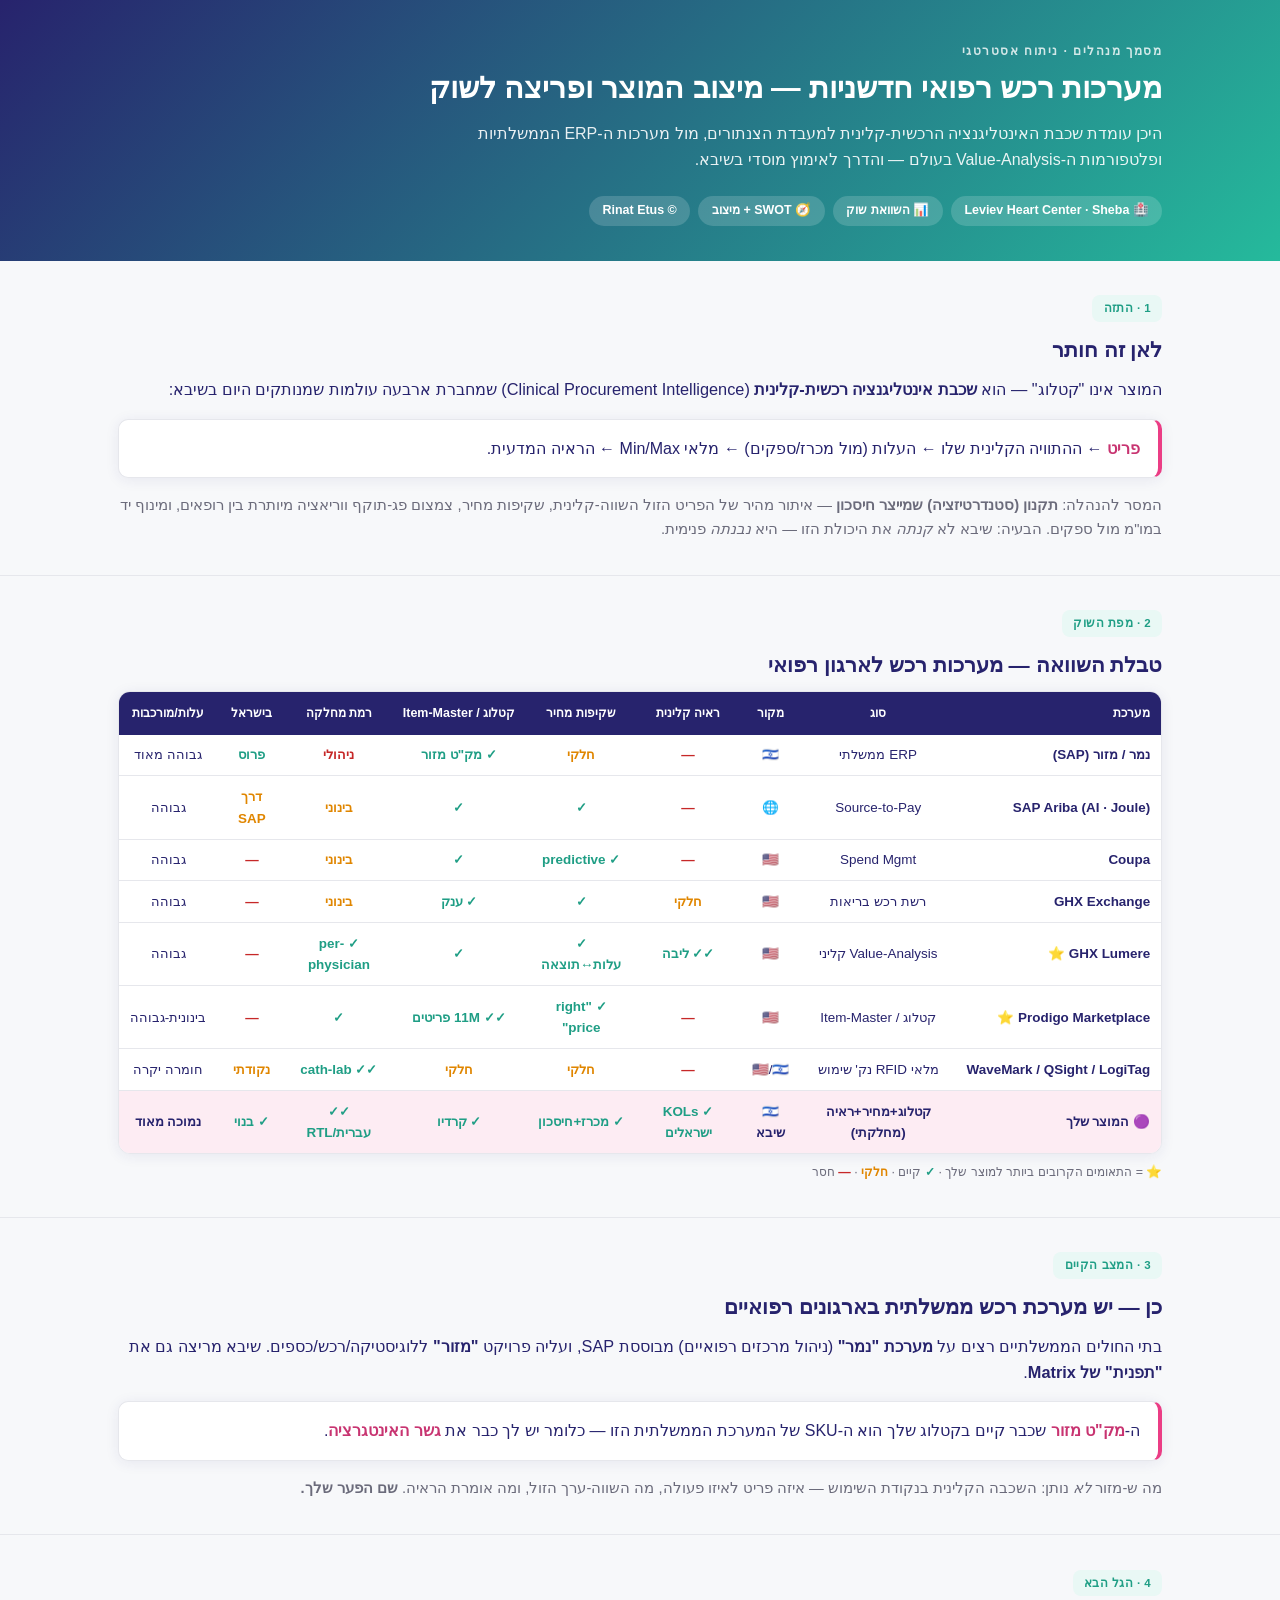
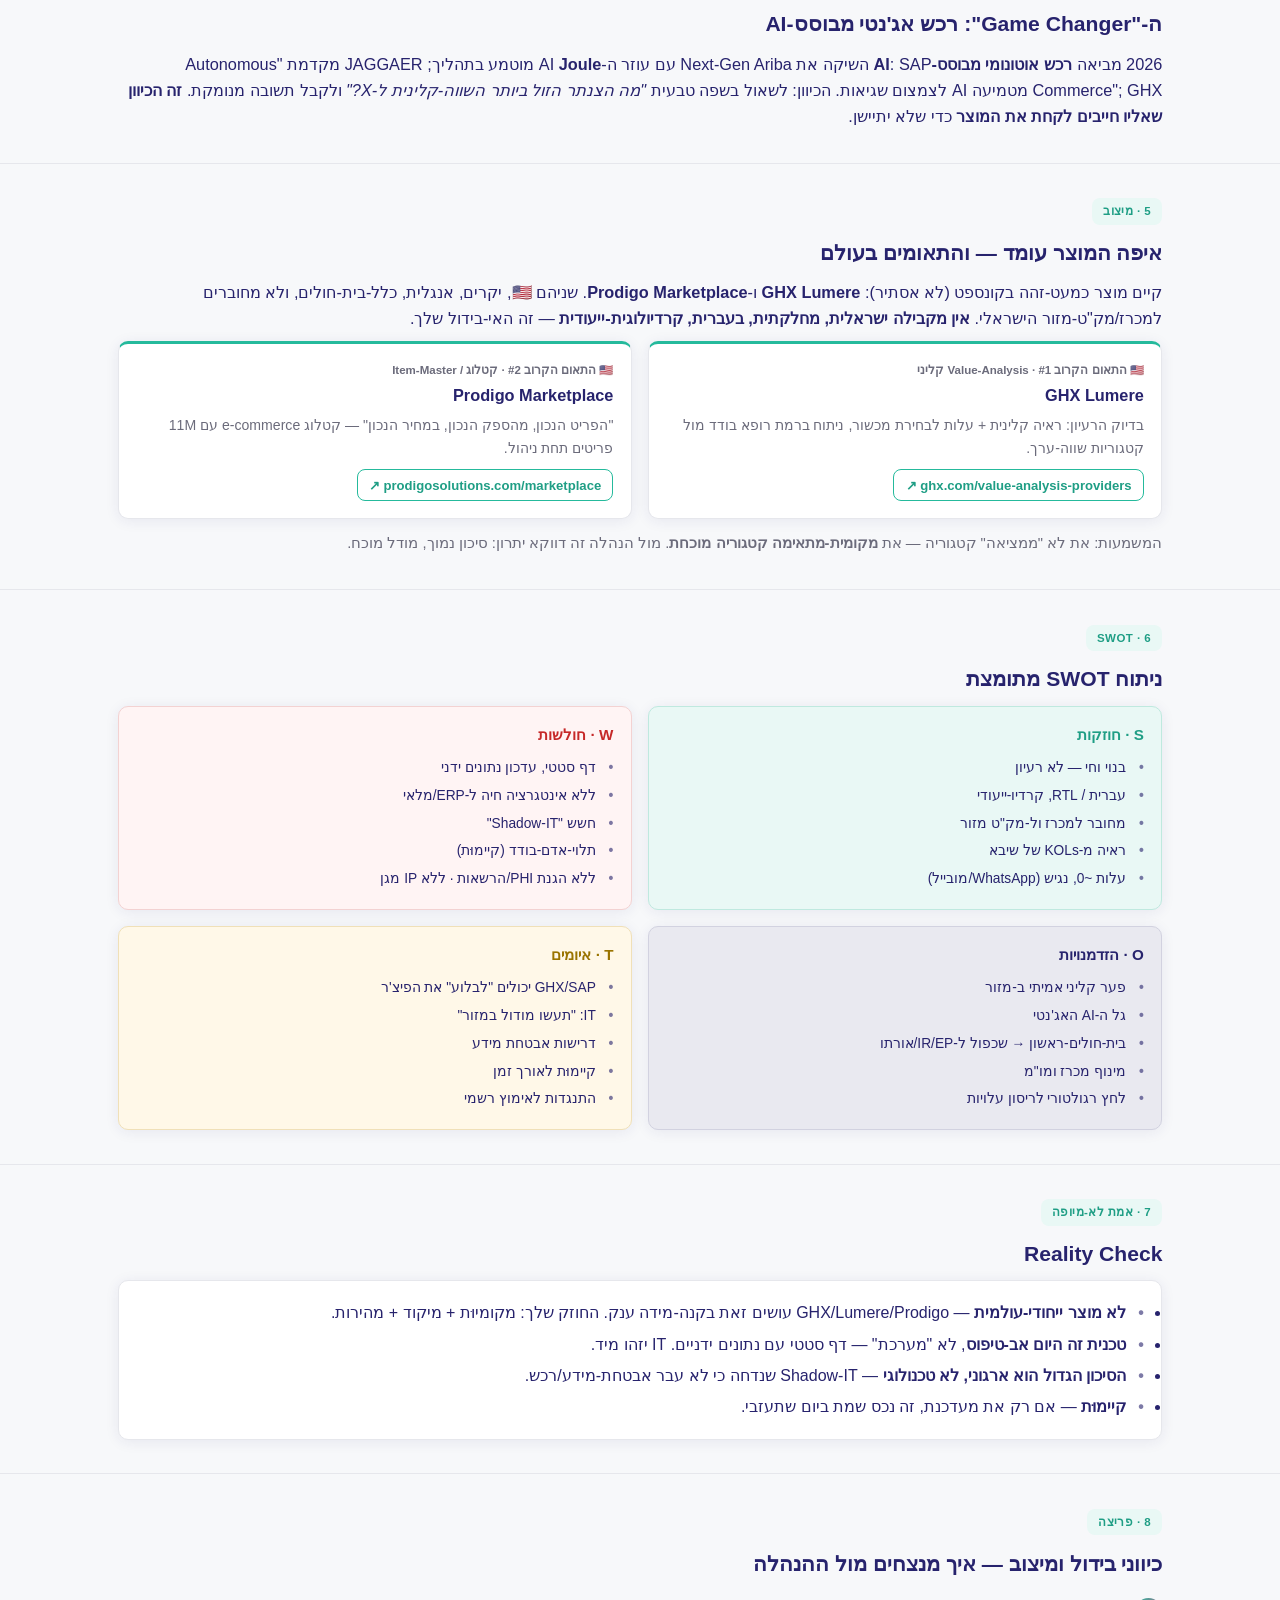
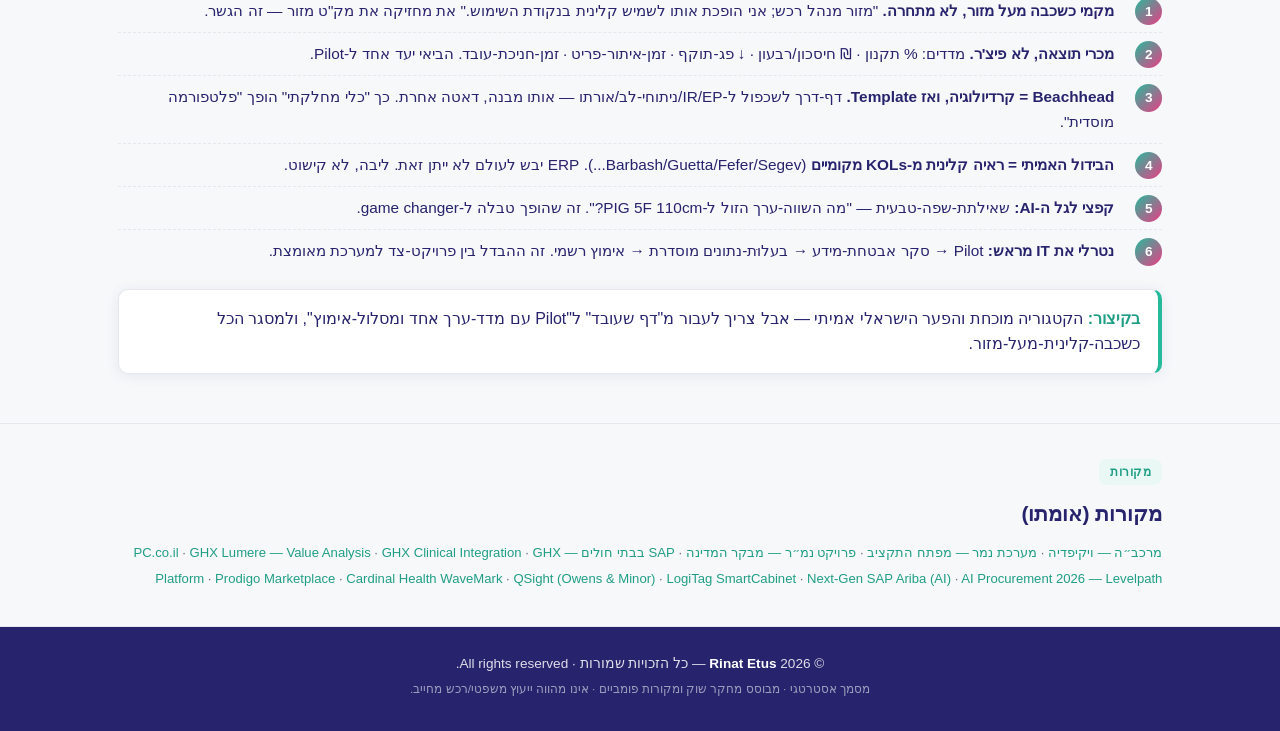
<file: procurement-strategy.html>
<!DOCTYPE html>
<html lang="he" dir="rtl">
<head>
<meta charset="UTF-8">
<meta name="viewport" content="width=device-width, initial-scale=1.0">
<title>מערכות רכש רפואי — ניתוח אסטרטגי ומיצוב | Rinat Etus</title>
<style>
:root{
  --magenta:#EB3D85; --magenta-bg:#FDECF3; --magenta-h:#C83471;
  --teal:#25BA9C; --teal-bg:#E9F8F5; --teal-h:#1F9E85;
  --navy:#27236D; --navy-bg:#E9E9F0; --navy-h:#211E5D;
  --bg:#F7F8FA; --white:#fff; --border:#E6E7EC; --text:#27236D; --text-sec:#6B6B7B;
  --grad:linear-gradient(135deg,#27236D 0%,#25BA9C 100%);
  --grad-sig:linear-gradient(135deg,#25BA9C 0%,#EB3D85 100%);
  --radius:12px; --shadow:0 2px 14px rgba(39,35,109,.08); --shadow-lg:0 6px 28px rgba(39,35,109,.14);
}
*,*::before,*::after{box-sizing:border-box;margin:0;padding:0}
html{font-size:16px;-webkit-text-size-adjust:100%}
body{font-family:'Segoe UI','Arial',sans-serif;background:var(--bg);color:var(--text);line-height:1.6}
.wrap{max-width:1080px;margin:0 auto;padding:0 1.1rem}

/* HERO */
.hero{background:var(--grad);color:#fff;padding:2.6rem 0 2.2rem}
.hero .wrap{display:flex;flex-direction:column;gap:.5rem}
.hero .eyebrow{font-size:.78rem;letter-spacing:.12em;text-transform:uppercase;opacity:.8;font-weight:700}
.hero h1{font-size:1.85rem;font-weight:800;line-height:1.25}
.hero p{font-size:1rem;opacity:.9;max-width:760px;margin-top:.4rem}
.hero .meta{display:flex;flex-wrap:wrap;gap:.5rem;margin-top:1rem}
.hero .chip{background:rgba(255,255,255,.16);border-radius:20px;padding:.3rem .85rem;font-size:.78rem;font-weight:600}

/* SECTIONS */
section{padding:2.1rem 0;border-bottom:1px solid var(--border)}
.kicker{display:inline-flex;align-items:center;gap:.45rem;font-size:.72rem;font-weight:800;letter-spacing:.04em;
  text-transform:uppercase;color:var(--teal-h);background:var(--teal-bg);padding:.25rem .7rem;border-radius:8px;margin-bottom:.7rem}
h2{font-size:1.32rem;font-weight:800;color:var(--navy);margin-bottom:.6rem}
h2 .n{color:var(--teal)}
p.lead{font-size:1.02rem;color:var(--text)}
.callout{background:var(--white);border:1.5px solid var(--border);border-right:4px solid var(--magenta);
  border-radius:10px;padding:1rem 1.15rem;margin:1rem 0;box-shadow:var(--shadow);font-size:1rem}
.callout b{color:var(--magenta-h)}
.muted{color:var(--text-sec);font-size:.92rem}

/* TABLE */
.table-scroll{overflow-x:auto;-webkit-overflow-scrolling:touch;border-radius:var(--radius);
  box-shadow:var(--shadow);border:1px solid var(--border);background:var(--white);margin-top:.4rem}
table{width:100%;border-collapse:collapse;font-size:.84rem;min-width:780px}
thead tr{background:var(--navy);color:#fff}
th{padding:.7rem .7rem;text-align:center;font-weight:600;font-size:.78rem;white-space:nowrap}
th.l,td.l{text-align:right}
tbody td{padding:.6rem .7rem;text-align:center;vertical-align:middle;border-bottom:1px solid var(--border)}
tbody tr:last-child td{border-bottom:none}
tbody tr:hover{background:var(--teal-bg)}
tr.mine td{background:var(--magenta-bg);font-weight:600}
tr.mine:hover td{background:#fbdcea}
.sys{font-weight:700;color:var(--navy);text-align:right;white-space:nowrap}
.yes{color:var(--teal-h);font-weight:800}.part{color:#E08600;font-weight:700}.no{color:#C62828;font-weight:700}
.legend{font-size:.78rem;color:var(--text-sec);margin-top:.55rem}

/* CARDS / SWOT */
.grid2{display:grid;grid-template-columns:1fr 1fr;gap:1rem;margin-top:.6rem}
.swot{border-radius:10px;padding:1rem 1.1rem;box-shadow:var(--shadow);border:1.5px solid var(--border)}
.swot h3{font-size:.95rem;font-weight:800;margin-bottom:.45rem;display:flex;align-items:center;gap:.4rem}
.swot.s{background:var(--teal-bg);border-color:#bfe9df}.swot.s h3{color:var(--teal-h)}
.swot.w{background:#FFF4F4;border-color:#f3d2d2}.swot.w h3{color:#C62828}
.swot.o{background:var(--navy-bg);border-color:#d2d2e0}.swot.o h3{color:var(--navy)}
.swot.t{background:#FFF8E8;border-color:#f0e0b8}.swot.t h3{color:#9a7400}
.swot ul{list-style:none;font-size:.86rem}
.swot li{padding:.18rem 0 .18rem 0;padding-right:1.1rem;position:relative}
.swot li::before{content:"•";position:absolute;right:0;font-weight:800;opacity:.6}

/* TWIN PRODUCTS */
.twins{display:grid;grid-template-columns:1fr 1fr;gap:1rem;margin-top:.6rem}
.twin{background:var(--white);border:1.5px solid var(--border);border-top:3px solid var(--teal);
  border-radius:10px;padding:1.05rem 1.1rem;box-shadow:var(--shadow)}
.twin .flag{font-size:.72rem;font-weight:700;color:var(--text-sec)}
.twin h4{font-size:1.02rem;color:var(--navy);margin:.2rem 0 .35rem}
.twin p{font-size:.88rem;color:var(--text-sec)}
.twin a{display:inline-block;margin-top:.6rem;font-size:.82rem;font-weight:700;color:var(--teal-h);
  text-decoration:none;border:1px solid var(--teal);border-radius:8px;padding:.3rem .7rem;transition:.15s}
.twin a:hover{background:var(--teal);color:#fff}

/* STEPS */
ol.steps{counter-reset:s;list-style:none;margin-top:.5rem}
ol.steps li{counter-increment:s;position:relative;padding:.55rem 3rem .55rem 0;font-size:.96rem;border-bottom:1px dashed var(--border)}
ol.steps li:last-child{border-bottom:none}
ol.steps li::before{content:counter(s);position:absolute;right:0;top:.5rem;width:1.7rem;height:1.7rem;
  background:var(--grad-sig);color:#fff;border-radius:50%;display:flex;align-items:center;justify-content:center;font-weight:800;font-size:.85rem}
ol.steps b{color:var(--navy)}

/* SOURCES + FOOTER */
.sources{font-size:.82rem;color:var(--text-sec);line-height:2}
.sources a{color:var(--teal-h);text-decoration:none}.sources a:hover{text-decoration:underline}
footer{background:var(--navy);color:rgba(255,255,255,.85);padding:1.6rem 0 2rem;text-align:center}
footer b{color:#fff}
footer .copy{font-size:.85rem}
footer .sub{font-size:.74rem;opacity:.65;margin-top:.35rem}

@media (max-width:720px){
  html{font-size:15px}
  .hero h1{font-size:1.45rem}
  .grid2,.twins{grid-template-columns:1fr}
}
</style>
</head>
<body>

<header class="hero">
  <div class="wrap">
    <span class="eyebrow">מסמך מנהלים · ניתוח אסטרטגי</span>
    <h1>מערכות רכש רפואי חדשניות — מיצוב המוצר ופריצה לשוק</h1>
    <p>היכן עומדת שכבת האינטליגנציה הרכשית-קלינית למעבדת הצנתורים, מול מערכות ה-ERP הממשלתיות ופלטפורמות ה-Value-Analysis בעולם — והדרך לאימוץ מוסדי בשיבא.</p>
    <div class="meta">
      <span class="chip">🏥 Leviev Heart Center · Sheba</span>
      <span class="chip">📊 השוואת שוק</span>
      <span class="chip">🧭 SWOT + מיצוב</span>
      <span class="chip">© Rinat Etus</span>
    </div>
  </div>
</header>

<section>
  <div class="wrap">
    <span class="kicker">1 · התזה</span>
    <h2>לאן זה חותר</h2>
    <p class="lead">המוצר אינו "קטלוג" — הוא <b>שכבת אינטליגנציה רכשית-קלינית</b> (Clinical Procurement Intelligence) שמחברת ארבעה עולמות שמנותקים היום בשיבא:</p>
    <div class="callout">
      <b>פריט</b> ← ההתוויה הקלינית שלו ← העלות (מול מכרז/ספקים) ← מלאי Min/Max ← הראיה המדעית.
    </div>
    <p class="muted">המסר להנהלה: <b>תקנון (סטנדרטיזציה) שמייצר חיסכון</b> — איתור מהיר של הפריט הזול השווה-קלינית, שקיפות מחיר, צמצום פג-תוקף ווריאציה מיותרת בין רופאים, ומינוף יד במו"מ מול ספקים. הבעיה: שיבא לא <i>קנתה</i> את היכולת הזו — היא <i>נבנתה</i> פנימית.</p>
  </div>
</section>

<section>
  <div class="wrap">
    <span class="kicker">2 · מפת השוק</span>
    <h2>טבלת השוואה — מערכות רכש לארגון רפואי</h2>
    <div class="table-scroll">
      <table>
        <thead>
          <tr>
            <th class="l">מערכת</th><th>סוג</th><th>מקור</th>
            <th>ראיה קלינית</th><th>שקיפות מחיר</th><th>קטלוג / Item-Master</th>
            <th>רמת מחלקה</th><th>בישראל</th><th>עלות/מורכבות</th>
          </tr>
        </thead>
        <tbody>
          <tr><td class="sys">נמר / מזור (SAP)</td><td>ERP ממשלתי</td><td>🇮🇱</td><td class="no">—</td><td class="part">חלקי</td><td class="yes">✓ מק"ט מזור</td><td class="no">ניהולי</td><td class="yes">פרוס</td><td>גבוהה מאוד</td></tr>
          <tr><td class="sys">SAP Ariba (AI · Joule)</td><td>Source-to-Pay</td><td>🌐</td><td class="no">—</td><td class="yes">✓</td><td class="yes">✓</td><td class="part">בינוני</td><td class="part">דרך SAP</td><td>גבוהה</td></tr>
          <tr><td class="sys">Coupa</td><td>Spend Mgmt</td><td>🇺🇸</td><td class="no">—</td><td class="yes">✓ predictive</td><td class="yes">✓</td><td class="part">בינוני</td><td class="no">—</td><td>גבוהה</td></tr>
          <tr><td class="sys">GHX Exchange</td><td>רשת רכש בריאות</td><td>🇺🇸</td><td class="part">חלקי</td><td class="yes">✓</td><td class="yes">✓ ענק</td><td class="part">בינוני</td><td class="no">—</td><td>גבוהה</td></tr>
          <tr><td class="sys">GHX Lumere ⭐</td><td>Value-Analysis קליני</td><td>🇺🇸</td><td class="yes">✓✓ ליבה</td><td class="yes">✓ עלות↔תוצאה</td><td class="yes">✓</td><td class="yes">✓ per-physician</td><td class="no">—</td><td>גבוהה</td></tr>
          <tr><td class="sys">Prodigo Marketplace ⭐</td><td>קטלוג / Item-Master</td><td>🇺🇸</td><td class="no">—</td><td class="yes">✓ "right price"</td><td class="yes">✓✓ 11M פריטים</td><td class="yes">✓</td><td class="no">—</td><td>בינונית-גבוהה</td></tr>
          <tr><td class="sys">WaveMark / QSight / LogiTag</td><td>מלאי RFID נק' שימוש</td><td>🇺🇸/🇮🇱</td><td class="no">—</td><td class="part">חלקי</td><td class="part">חלקי</td><td class="yes">✓✓ cath-lab</td><td class="part">נקודתי</td><td>חומרה יקרה</td></tr>
          <tr class="mine"><td class="sys">🟣 המוצר שלך</td><td>קטלוג+מחיר+ראיה (מחלקתי)</td><td>🇮🇱 שיבא</td><td class="yes">✓ KOLs ישראלים</td><td class="yes">✓ מכרז+חיסכון</td><td class="yes">✓ קרדיו</td><td class="yes">✓✓ עברית/RTL</td><td class="yes">✓ בנוי</td><td>נמוכה מאוד</td></tr>
        </tbody>
      </table>
    </div>
    <div class="legend">⭐ = התאומים הקרובים ביותר למוצר שלך · <span class="yes">✓</span> קיים · <span class="part">חלקי</span> · <span class="no">—</span> חסר</div>
  </div>
</section>

<section>
  <div class="wrap">
    <span class="kicker">3 · המצב הקיים</span>
    <h2>כן — יש מערכת רכש ממשלתית בארגונים רפואיים</h2>
    <p class="lead">בתי החולים הממשלתיים רצים על <b>מערכת "נמר"</b> (ניהול מרכזים רפואיים) מבוססת SAP, ועליה פרויקט <b>"מזור"</b> ללוגיסטיקה/רכש/כספים. שיבא מריצה גם את <b>"תפנית" של Matrix</b>.</p>
    <div class="callout">
      ה-<b>מק"ט מזור</b> שכבר קיים בקטלוג שלך הוא ה-SKU של המערכת הממשלתית הזו — כלומר יש לך כבר את <b>גשר האינטגרציה</b>.
    </div>
    <p class="muted">מה ש-מזור <i>לא</i> נותן: השכבה הקלינית בנקודת השימוש — איזה פריט לאיזו פעולה, מה השווה-ערך הזול, ומה אומרת הראיה. <b>שם הפער שלך.</b></p>
  </div>
</section>

<section>
  <div class="wrap">
    <span class="kicker">4 · הגל הבא</span>
    <h2>ה-"Game Changer": רכש אג'נטי מבוסס-AI</h2>
    <p class="lead">2026 מביאה <b>רכש אוטונומי מבוסס-AI</b>: SAP השיקה את Next-Gen Ariba עם עוזר ה-AI <b>Joule</b> מוטמע בתהליך; JAGGAER מקדמת "Autonomous Commerce"; GHX מטמיעה AI לצמצום שגיאות. הכיוון: לשאול בשפה טבעית <i>"מה הצנתר הזול ביותר השווה-קלינית ל-X?"</i> ולקבל תשובה מנומקת. <b>זה הכיוון שאליו חייבים לקחת את המוצר</b> כדי שלא יתיישן.</p>
  </div>
</section>

<section>
  <div class="wrap">
    <span class="kicker">5 · מיצוב</span>
    <h2>איפה המוצר עומד — והתאומים בעולם</h2>
    <p class="lead">קיים מוצר כמעט-זהה בקונספט (לא אסתיר): <b>GHX Lumere</b> ו-<b>Prodigo Marketplace</b>. שניהם 🇺🇸, יקרים, אנגלית, כלל-בית-חולים, ולא מחוברים למכרז/מק"ט-מזור הישראלי. <b>אין מקבילה ישראלית, מחלקתית, בעברית, קרדיולוגית-ייעודית</b> — זה האי-בידול שלך.</p>
    <div class="twins">
      <div class="twin">
        <div class="flag">🇺🇸 התאום הקרוב #1 · Value-Analysis קליני</div>
        <h4>GHX Lumere</h4>
        <p>בדיוק הרעיון: ראיה קלינית + עלות לבחירת מכשור, ניתוח ברמת רופא בודד מול קטגוריות שווה-ערך.</p>
        <a href="https://www.ghx.com/value-analysis-providers/" target="_blank" rel="noopener">ghx.com/value-analysis-providers ↗</a>
      </div>
      <div class="twin">
        <div class="flag">🇺🇸 התאום הקרוב #2 · קטלוג / Item-Master</div>
        <h4>Prodigo Marketplace</h4>
        <p>"הפריט הנכון, מהספק הנכון, במחיר הנכון" — קטלוג e-commerce עם 11M פריטים תחת ניהול.</p>
        <a href="https://www.prodigosolutions.com/solutions/products/marketplace" target="_blank" rel="noopener">prodigosolutions.com/marketplace ↗</a>
      </div>
    </div>
    <p class="muted" style="margin-top:.8rem">המשמעות: את לא "ממציאה" קטגוריה — את <b>מקומית-מתאימה קטגוריה מוכחת</b>. מול הנהלה זה דווקא יתרון: סיכון נמוך, מודל מוכח.</p>
  </div>
</section>

<section>
  <div class="wrap">
    <span class="kicker">6 · SWOT</span>
    <h2>ניתוח SWOT מתומצת</h2>
    <div class="grid2">
      <div class="swot s"><h3>S · חוזקות</h3><ul>
        <li>בנוי וחי — לא רעיון</li><li>עברית / RTL, קרדיו-ייעודי</li>
        <li>מחובר למכרז ול-מק"ט מזור</li><li>ראיה מ-KOLs של שיבא</li><li>עלות ~0, נגיש (WhatsApp/מובייל)</li>
      </ul></div>
      <div class="swot w"><h3>W · חולשות</h3><ul>
        <li>דף סטטי, עדכון נתונים ידני</li><li>ללא אינטגרציה חיה ל-ERP/מלאי</li>
        <li>חשש "Shadow-IT"</li><li>תלוי-אדם-בודד (קיימוּת)</li><li>ללא הגנת PHI/הרשאות · ללא IP מגן</li>
      </ul></div>
      <div class="swot o"><h3>O · הזדמנויות</h3><ul>
        <li>פער קליני אמיתי ב-מזור</li><li>גל ה-AI האג'נטי</li>
        <li>בית-חולים-ראשון → שכפול ל-IR/EP/אורתו</li><li>מינוף מכרז ומו"מ</li><li>לחץ רגולטורי לריסון עלויות</li>
      </ul></div>
      <div class="swot t"><h3>T · איומים</h3><ul>
        <li>GHX/SAP יכולים "לבלוע" את הפיצ'ר</li><li>IT: "תעשו מודול במזור"</li>
        <li>דרישות אבטחת מידע</li><li>קיימוּת לאורך זמן</li><li>התנגדות לאימוץ רשמי</li>
      </ul></div>
    </div>
  </div>
</section>

<section>
  <div class="wrap">
    <span class="kicker">7 · אמת לא-מיופה</span>
    <h2>Reality Check</h2>
    <ul class="swot t" style="background:#fff;border-color:var(--border)">
      <li><b>לא מוצר ייחודי-עולמית</b> — GHX/Lumere/Prodigo עושים זאת בקנה-מידה ענק. החוזק שלך: מקומיוּת + מיקוד + מהירות.</li>
      <li><b>טכנית זה היום אב-טיפוס</b>, לא "מערכת" — דף סטטי עם נתונים ידניים. IT יזהו מיד.</li>
      <li><b>הסיכון הגדול הוא ארגוני, לא טכנולוגי</b> — Shadow-IT שנדחה כי לא עבר אבטחת-מידע/רכש.</li>
      <li><b>קיימוּת</b> — אם רק את מעדכנת, זה נכס שמת ביום שתעזבי.</li>
    </ul>
  </div>
</section>

<section>
  <div class="wrap">
    <span class="kicker">8 · פריצה</span>
    <h2>כיווני בידול ומיצוב — איך מנצחים מול ההנהלה</h2>
    <ol class="steps">
      <li><b>מקמי כשכבה מעל מזור, לא מתחרה.</b> "מזור מנהל רכש; אני הופכת אותו לשמיש קלינית בנקודת השימוש." את מחזיקה את מק"ט מזור — זה הגשר.</li>
      <li><b>מכרי תוצאה, לא פיצ'ר.</b> מדדים: % תקנון · ₪ חיסכון/רבעון · ↓ פג-תוקף · זמן-איתור-פריט · זמן-חניכת-עובד. הביאי יעד אחד ל-Pilot.</li>
      <li><b>Beachhead = קרדיולוגיה, ואז Template.</b> דף-דרך לשכפול ל-IR/EP/ניתוחי-לב/אורתו — אותו מבנה, דאטה אחרת. כך "כלי מחלקתי" הופך "פלטפורמה מוסדית".</li>
      <li><b>הבידול האמיתי = ראיה קלינית מ-KOLs מקומיים</b> (Barbash/Guetta/Fefer/Segev...). ERP יבש לעולם לא ייתן זאת. ליבה, לא קישוט.</li>
      <li><b>קפצי לגל ה-AI:</b> שאילתת-שפה-טבעית — "מה השווה-ערך הזול ל-PIG 5F 110cm?". זה שהופך טבלה ל-game changer.</li>
      <li><b>נטרלי את IT מראש:</b> Pilot → סקר אבטחת-מידע → בעלוּת-נתונים מוסדרת → אימוץ רשמי. זה ההבדל בין פרויקט-צד למערכת מאומצת.</li>
    </ol>
    <div class="callout" style="border-right-color:var(--teal)">
      <b style="color:var(--teal-h)">בקיצור:</b> הקטגוריה מוכחת והפער הישראלי אמיתי — אבל צריך לעבור מ"דף שעובד" ל"Pilot עם מדד-ערך אחד ומסלול-אימוץ", ולמסגר הכל כשכבה-קלינית-מעל-מזור.
    </div>
  </div>
</section>

<section>
  <div class="wrap">
    <span class="kicker">מקורות</span>
    <h2>מקורות (אומתו)</h2>
    <div class="sources">
      <a href="https://he.wikipedia.org/wiki/%D7%9E%D7%A8%D7%9B%D7%91%22%D7%94" target="_blank" rel="noopener">מרכב״ה — ויקיפדיה</a> ·
      <a href="https://next.obudget.org/i/tenders/exemptions/571330/none" target="_blank" rel="noopener">מערכת נמר — מפתח התקציב</a> ·
      <a href="https://www.mevaker.gov.il/he/Reports/Report_292/e9f227a5-9d99-4759-9add-a9e802491b35/part225-namer.docx" target="_blank" rel="noopener">פרויקט נמ״ר — מבקר המדינה</a> ·
      <a href="https://www.pc.co.il/news/231506/" target="_blank" rel="noopener">SAP בבתי חולים — PC.co.il</a> ·
      <a href="https://www.ghx.com/value-analysis-providers/" target="_blank" rel="noopener">GHX Lumere — Value Analysis</a> ·
      <a href="https://www.ghx.com/clinical-integration-solutions/" target="_blank" rel="noopener">GHX Clinical Integration</a> ·
      <a href="https://www.ghx.com/platform/" target="_blank" rel="noopener">GHX Platform</a> ·
      <a href="https://www.prodigosolutions.com/solutions/products/marketplace" target="_blank" rel="noopener">Prodigo Marketplace</a> ·
      <a href="https://www.cardinalhealth.com/en/solutions/wavemark-supply-management/procedural-lab-solutions.html" target="_blank" rel="noopener">Cardinal Health WaveMark</a> ·
      <a href="https://qsight.net/default.asp" target="_blank" rel="noopener">QSight (Owens &amp; Minor)</a> ·
      <a href="https://www.globalmedicsgroup.com/all-products/inventory-management-systems/smartcabinet.html" target="_blank" rel="noopener">LogiTag SmartCabinet</a> ·
      <a href="https://news.sap.com/2026/03/next-gen-sap-ariba-foundation-for-intelligent-procurement/" target="_blank" rel="noopener">Next-Gen SAP Ariba (AI)</a> ·
      <a href="https://www.levelpath.com/glossary/ai-procurement-solutions" target="_blank" rel="noopener">AI Procurement 2026 — Levelpath</a>
    </div>
  </div>
</section>

<footer>
  <div class="wrap">
    <div class="copy">© <span id="y">2026</span> <b>Rinat Etus</b> — כל הזכויות שמורות · All rights reserved.</div>
    <div class="sub">מסמך אסטרטגי · מבוסס מחקר שוק ומקורות פומביים · אינו מהווה ייעוץ משפטי/רכש מחייב.</div>
  </div>
</footer>

<script>document.getElementById('y').textContent=new Date().getFullYear();</script>
</body>
</html>
</file>
